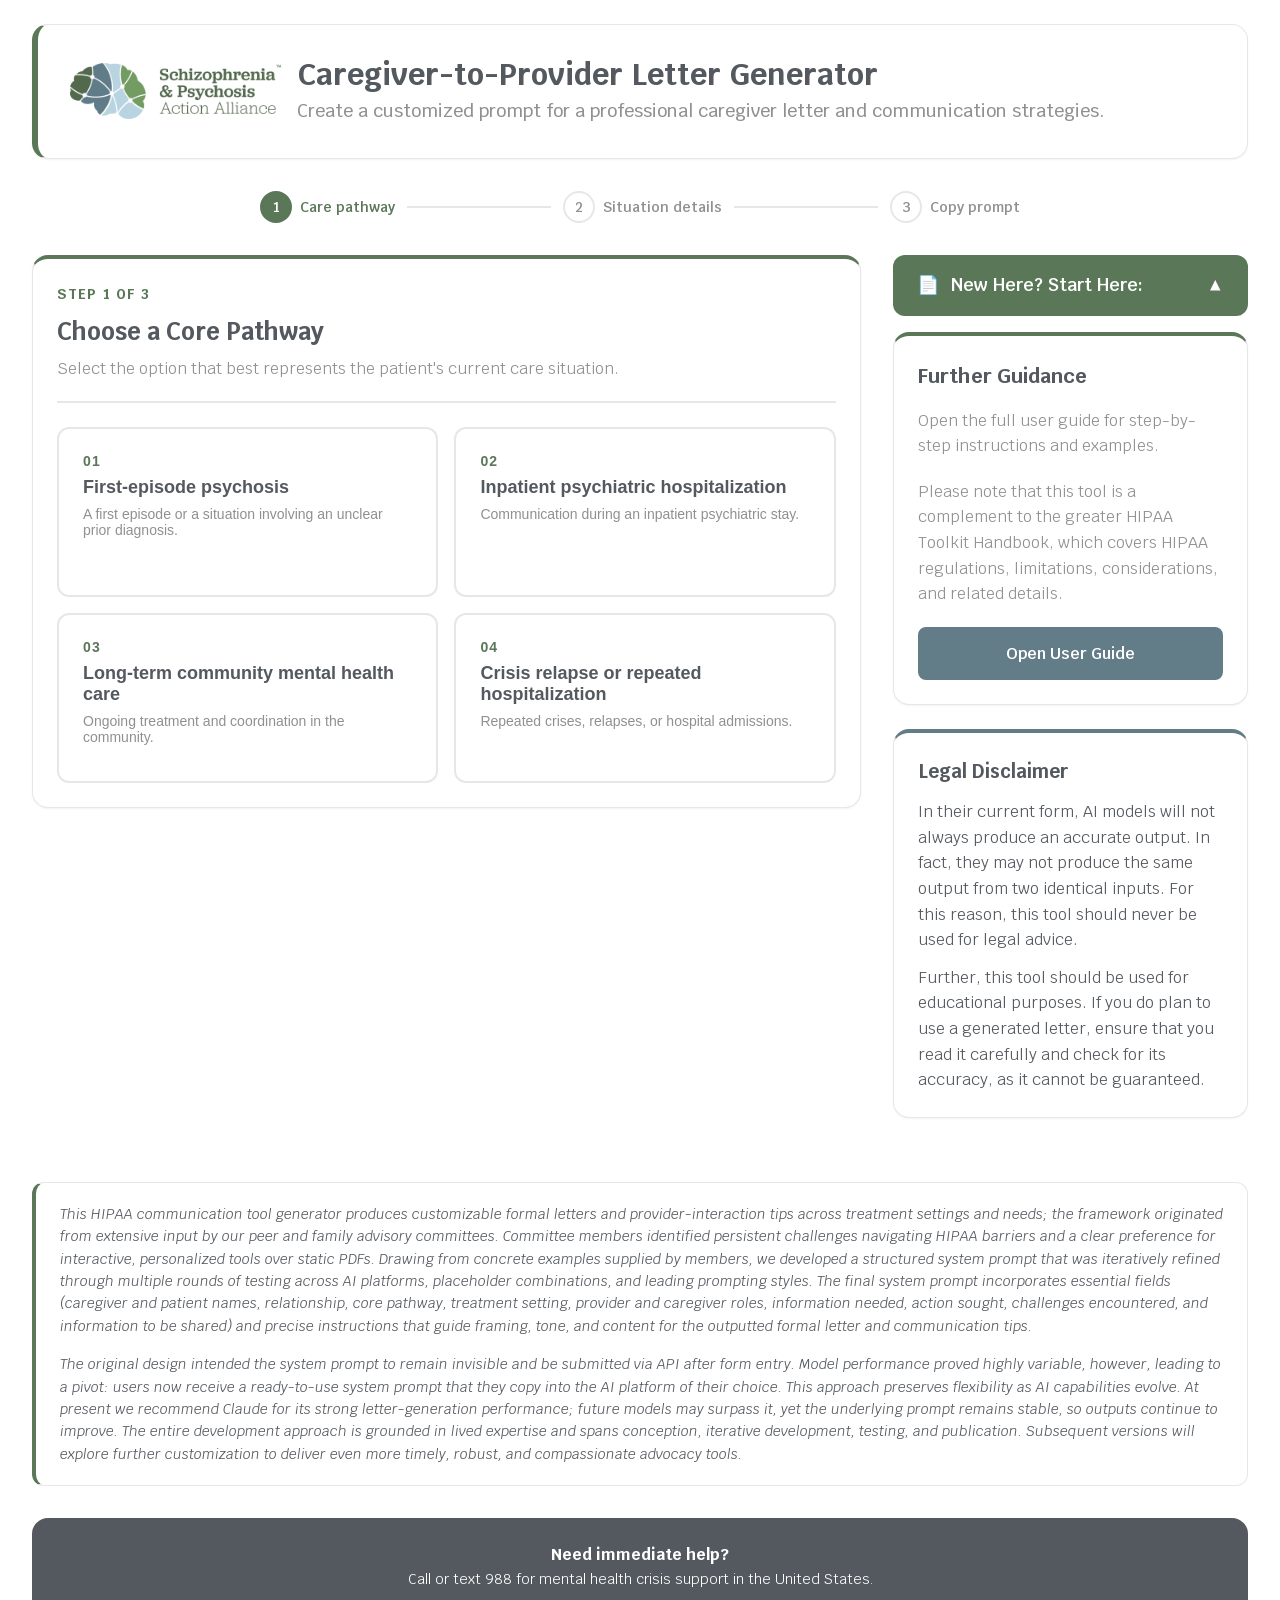
<file: index.html>
<!DOCTYPE html>
<html lang="en">
 <head>
  <meta charset="utf-8"/>
  <meta content="width=device-width, initial-scale=1.0" name="viewport"/>
  <title>
   Caregiver-to-Provider Letter Generator | S&amp;PAA
  </title>
  <meta content="Build a customized system prompt for caregiver letters and provider communication tips." name="description"/>
  <link href="https://fonts.googleapis.com" rel="preconnect"/>
  <link crossorigin="" href="https://fonts.gstatic.com" rel="preconnect"/>
  <link href="https://fonts.googleapis.com/css2?family=Krub:wght@300;400;600;700&amp;family=Rocket&amp;display=swap" rel="stylesheet"/>
  <link href="styles.css" rel="stylesheet"/>
  <script defer="" src="behavior.js">
  </script>
 </head>
 <body>
  <div class="container">
   <header>
    <div class="header-content">
     <div class="logo-section">
      <img alt="Schizophrenia &amp; Psychosis Action Alliance logo" class="logo-image" src="assets/spaa-logo.png"/>
      <div class="logo-text">
       <h1>
        Caregiver-to-Provider Letter Generator
       </h1>
       <p>
        Create a customized prompt for a professional caregiver letter and communication strategies.
       </p>
      </div>
     </div>
    </div>
   </header>
   <main>
    <nav aria-label="Prompt builder progress" class="progress-bar">
     <div class="progress-step active" id="progress1">
      <span>
       1
      </span>
      <span class="progress-label">
       Care pathway
      </span>
     </div>
     <div class="progress-line">
     </div>
     <div class="progress-step" id="progress2">
      <span>
       2
      </span>
      <span class="progress-label">
       Situation details
      </span>
     </div>
     <div class="progress-line">
     </div>
     <div class="progress-step" id="progress3">
      <span>
       3
      </span>
      <span class="progress-label">
       Copy prompt
      </span>
     </div>
    </nav>
    <section class="layout-grid">
     <div class="left-column">
      <section class="section-card builder-card" id="screen1">
       <div class="section-header">
        <p class="step-kicker">
         Step 1 of 3
        </p>
        <h2>
         Choose a Core Pathway
        </h2>
        <p>
         Select the option that best represents the patient's current care situation.
        </p>
       </div>
       <div class="pathway-grid">
        <button class="pathway-card" data-pathway="First-episode psychosis (possibly unclear prior diagnosis)" type="button">
         <span class="pathway-number">
          01
         </span>
         <span class="pathway-title">
          First-episode psychosis
         </span>
         <span class="pathway-description">
          A first episode or a situation involving an unclear prior diagnosis.
         </span>
        </button>
        <button class="pathway-card" data-pathway="Inpatient psychiatric hospitalization" type="button">
         <span class="pathway-number">
          02
         </span>
         <span class="pathway-title">
          Inpatient psychiatric hospitalization
         </span>
         <span class="pathway-description">
          Communication during an inpatient psychiatric stay.
         </span>
        </button>
        <button class="pathway-card" data-pathway="Long-term community mental health care" type="button">
         <span class="pathway-number">
          03
         </span>
         <span class="pathway-title">
          Long-term community mental health care
         </span>
         <span class="pathway-description">
          Ongoing treatment and coordination in the community.
         </span>
        </button>
        <button class="pathway-card" data-pathway="Crisis relapse or repeated hospitalization" type="button">
         <span class="pathway-number">
          04
         </span>
         <span class="pathway-title">
          Crisis relapse or repeated hospitalization
         </span>
         <span class="pathway-description">
          Repeated crises, relapses, or hospital admissions.
         </span>
        </button>
       </div>
      </section>
      <section class="section-card builder-card" hidden="" id="screen2">
       <div class="section-header">
        <p class="step-kicker">
         Step 2 of 3
        </p>
        <h2>
         Explain the Situation
        </h2>
        <p>
         Select all options that apply and be sure to choose the most pressing issues being faced at the moment. Optional fields may be left blank. Please note that selecting too many options may result in a letter that doesn't focus on the most pressing concerns at the moment.
        </p>
       </div>
       <div class="selected-pathway-banner">
        <strong>
         Selected pathway:
        </strong>
        <span id="pathwayText">
        </span>
       </div>
       <form id="promptForm">
        <fieldset class="form-group-card">
         <legend>
          Treatment Setting
         </legend>
         <p class="group-help">
          Select every setting involved in the current situation.
         </p>
         <div class="checkbox-grid">
          <label class="choice-card">
           <input class="setting" type="checkbox" value="Primary care clinic"/>
           <span>
            Primary care clinic
           </span>
          </label>
          <label class="choice-card">
           <input class="setting" type="checkbox" value="Emergency department"/>
           <span>
            Emergency department
           </span>
          </label>
          <label class="choice-card">
           <input class="setting" type="checkbox" value="Outpatient psychiatric clinic"/>
           <span>
            Outpatient psychiatric clinic
           </span>
          </label>
          <label class="choice-card">
           <input class="setting" type="checkbox" value="Coordinated specialty care"/>
           <span>
            Coordinated specialty care
           </span>
          </label>
          <label class="choice-card">
           <input class="setting" type="checkbox" value="Inpatient unit"/>
           <span>
            Inpatient unit
           </span>
          </label>
          <label class="choice-card">
           <input class="setting" type="checkbox" value="Discharge planning"/>
           <span>
            Discharge planning
           </span>
          </label>
          <label class="choice-card">
           <input class="setting" type="checkbox" value="Community mental health clinic"/>
           <span>
            Community mental health clinic
           </span>
          </label>
          <label class="choice-card">
           <input class="setting" type="checkbox" value="Residential/home-based treatment"/>
           <span>
            Residential or home-based treatment
           </span>
          </label>
          <label class="choice-card">
           <input class="setting" type="checkbox" value="Mobile crisis unit"/>
           <span>
            Mobile crisis unit
           </span>
          </label>
          <label class="choice-card">
           <input class="setting" type="checkbox" value="Crisis stabilization unit"/>
           <span>
            Crisis stabilization unit
           </span>
          </label>
         </div>
         <div class="field-group">
          <label for="customSetting">
           Other treatment setting if not listed above
           <span class="optional">
            (optional)
           </span>
          </label>
          <input id="customSetting" placeholder="Enter another treatment setting" type="text"/>
         </div>
        </fieldset>
        <fieldset class="form-group-card">
         <legend>
          Patient, Caregiver, and Roles
         </legend>
         <p class="group-help">
          Enter the names and roles that should be included in the prompt. 
         </p>
         <div class="form-grid">
          <div class="field-group">
           <label for="caregiverName">
            Caregiver name
           </label>
           <input id="caregiverName" placeholder="Enter caregiver name" type="text"/>
          </div>
          <div class="field-group">
           <label for="patientName">
            Patient name
           </label>
           <input id="patientName" placeholder="Enter patient name" type="text"/>
          </div>
          <div class="field-group">
           <label for="caregiverRole">
            Caregiver role
           </label>
           <select id="caregiverRole">
            <option>
             Family member
            </option>
            <option>
             Legal guardian
            </option>
            <option>
             Primary caregiver
            </option>
            <option>
             Spouse
            </option>
            <option>
             Parent
            </option>
            <option>
             Sibling
            </option>
            <option>
             Adult child
            </option>
            <option>
             Other
            </option>
           </select>
          </div>
          <div class="field-group">
           <label for="relationshipToPatient">
            Details on relationship to patient
           </label>
           <input id="relationshipToPatient" placeholder="For example: mother, spouse, sibling" type="text"/>
          </div>
          <div class="field-group">
           <label for="customRole">
            Other caregiver role if not listed
            <span class="optional">
             (optional)
            </span>
           </label>
           <input id="customRole" placeholder="Enter another caregiver role" type="text"/>
          </div>
          <div class="field-group">
           <label for="providerRole">
            Healthcare provider addressed in letter
           </label>
           <select id="providerRole">
            <option>
             Primary care physician
            </option>
            <option>
             Emergency physician
            </option>
            <option>
             Psychiatrist
            </option>
            <option>
             Clinical psychologist
            </option>
            <option>
             Therapist
            </option>
            <option>
             Case manager
            </option>
            <option>
             Social worker
            </option>
            <option>
             Discharge planner
            </option>
            <option>
             Other
            </option>
           </select>
          </div>
          <div class="field-group">
           <label for="customProvider">
            Provider role if not listed
            <span class="optional">
             (optional)
            </span>
           </label>
           <input id="customProvider" placeholder="Enter another provider role" type="text"/>
          </div>
         </div>
        </fieldset>
        <fieldset class="form-group-card">
         <legend>
          Current Needs and Challenges
         </legend>
         <p class="group-help">
          Choose everything that applies to the situation. Think about information that either must be provided or must be trying to get from the treatment team.
         </p>
         <div class="subsection">
          <h3>
           Information Needed For Provider
          </h3>
          <div class="checkbox-grid compact">
           <label class="choice-card">
            <input class="need" type="checkbox" value="Symptoms"/>
            <span>
             Symptoms
            </span>
           </label>
           <label class="choice-card">
            <input class="need" type="checkbox" value="Recent behavior changes"/>
            <span>
             Recent behavior changes
            </span>
           </label>
           <label class="choice-card">
            <input class="need" type="checkbox" value="Observations from home"/>
            <span>
             Observations from home
            </span>
           </label>
           <label class="choice-card">
            <input class="need" type="checkbox" value="Side effects"/>
            <span>
             Side effects
            </span>
           </label>
           <label class="choice-card">
            <input class="need" type="checkbox" value="Medication history"/>
            <span>
             Medication history
            </span>
           </label>
           <label class="choice-card">
            <input class="need" type="checkbox" value="Previous diagnosis details"/>
            <span>
             Previous diagnosis details
            </span>
           </label>
           <label class="choice-card">
            <input class="need" type="checkbox" value="Current clinical needs"/>
            <span>
             Current clinical needs
            </span>
           </label>
          </div>
          <div class="field-group">
           <label for="customNeed">
            Other information needed
            <span class="optional">
             (optional)
            </span>
           </label>
           <input id="customNeed" placeholder="Enter another information need" type="text"/>
          </div>
         </div>
         <div class="subsection">
          <h3>
           Actions Sought With Providers
          </h3>
          <div class="checkbox-grid compact">
           <label class="choice-card">
            <input class="action" type="checkbox" value="Discharge planning support"/>
            <span>
             Discharge planning support
            </span>
           </label>
           <label class="choice-card">
            <input class="action" type="checkbox" value="Advocacy for treatment adjustments"/>
            <span>
             Advocacy for treatment adjustments
            </span>
           </label>
           <label class="choice-card">
            <input class="action" type="checkbox" value="Planning needs based on symptom changes"/>
            <span>
             Planning based on symptom changes
            </span>
           </label>
           <label class="choice-card">
            <input class="action" type="checkbox" value="Coordination between providers"/>
            <span>
             Coordination between providers
            </span>
           </label>
           <label class="choice-card">
            <input class="action" type="checkbox" value="Coordination between facilities"/>
            <span>
             Coordination between facilities
            </span>
           </label>
           <label class="choice-card">
            <input class="action" type="checkbox" value="Safety planning"/>
            <span>
             Safety planning
            </span>
           </label>
          </div>
          <div class="field-group">
           <label for="customAction">
            Other action sought
            <span class="optional">
             (optional)
            </span>
           </label>
           <input id="customAction" placeholder="Enter another action" type="text"/>
          </div>
         </div>
         <div class="subsection">
          <h3>
           Current Challenges with Loved One
          </h3>
          <div class="checkbox-grid compact">
           <label class="choice-card">
            <input class="challenge" type="checkbox" value="Limited communication"/>
            <span>
             Limited communication
            </span>
           </label>
           <label class="choice-card">
            <input class="challenge" type="checkbox" value="Provider reluctance to share information"/>
            <span>
             Provider reluctance to share information
            </span>
           </label>
           <label class="choice-card">
            <input class="challenge" type="checkbox" value="Patient incapacity / anosognosia"/>
            <span>
             Patient incapacity or anosognosia
            </span>
           </label>
           <label class="choice-card">
            <input class="challenge" type="checkbox" value="Repeated crises"/>
            <span>
             Repeated crises
            </span>
           </label>
           <label class="choice-card">
            <input class="challenge" type="checkbox" value="Gaps in follow-up care"/>
            <span>
             Gaps in follow-up care
            </span>
           </label>
          </div>
          <div class="field-group">
           <label for="customChallenge">
            Other challenge
            <span class="optional">
             (optional)
            </span>
           </label>
           <input id="customChallenge" placeholder="Enter another challenge" type="text"/>
          </div>
         </div>
        </fieldset>
        <fieldset class="form-group-card">
         <legend>
          Information to Share with Providers
         </legend>
         <p class="group-help">
          Select information the caregiver wants the provider to consider.
         </p>
         <div class="checkbox-grid compact">
          <label class="choice-card">
           <input class="share" type="checkbox" value="Caregiver observations"/>
           <span>
            Caregiver observations
           </span>
          </label>
          <label class="choice-card">
           <input class="share" type="checkbox" value="Medication adherence notes"/>
           <span>
            Medication adherence notes
           </span>
          </label>
          <label class="choice-card">
           <input class="share" type="checkbox" value="Safety concerns"/>
           <span>
            Safety concerns
           </span>
          </label>
          <label class="choice-card">
           <input class="share" type="checkbox" value="Family support capacity"/>
           <span>
            Family support capacity
           </span>
          </label>
         </div>
         <div class="field-group">
          <label for="customShare">
           Other information to share
           <span class="optional">
            (optional)
           </span>
          </label>
          <input id="customShare" placeholder="Enter other information the caregiver wants to share" type="text"/>
         </div>
        </fieldset>
        <div class="form-actions">
         <button class="btn-outline" id="backButton" type="button">
          Back
         </button>
         <button class="btn-primary" type="submit">
          Create System Prompt
         </button>
        </div>
       </form>
      </section>
      <section class="section-card builder-card" hidden="" id="screen3">
       <div class="section-header">
        <p class="step-kicker">
         Step 3 of 3
        </p>
        <h2>
         Your System Prompt Is Ready - This is Not Legal Advice
        </h2>
        <p>
         Review the completed prompt, then scroll to the bottom. Click "Copy System Prompt", then click "Open Claude" and paste the result in. <br> Please note that different state laws could impact some in certain states in addition to HIPAA's national standards - please refer to the HIPAA handbook tool for more details.
        </p>
        <p>
         <br>Consider pasting the output into a document editor so you can customize as needed.
         <br>Note that this letter should act as a starting point and a useful reference.
         If you want to explore different AI models, look at step 4 of the user guide.
        </a>  
        </p>
       </div>
       <div aria-live="polite" class="status-message" id="copyStatus">
        All placeholders have been replaced with the information from the form.
       </div>
       <div class="field-group prompt-field">
        <label for="systemPrompt">
         Completed system prompt
        </label>
        <div aria-label="Completed system prompt" aria-multiline="true" class="prompt-output" contenteditable="true" id="systemPrompt" role="textbox" spellcheck="false">
        </div>
       </div>
       <div class="form-actions output-actions">
        <button class="btn-outline" id="editAnswersButton" type="button">
         Edit Answers
        </button>
        <button class="btn-primary" id="copyPromptButton" type="button">
         Copy System Prompt
        </button>
        <button class="btn-secondary" id="openClaudeButton" type="button">
         Open Claude
        </button>
       </div>
      </section>
     </div>
     <aside class="right-column">
      <div class="instructions-wrap-side">
       <button aria-controls="instructionsContent" aria-expanded="true" class="instructions-toggle" id="instructionsToggle" type="button">
        <span aria-hidden="true" class="instructions-icon">
         📄
        </span>
        <span class="instructions-label">
         New Here? Start Here:
        </span>
        <span aria-hidden="true" class="instructions-chevron">
         ▼
        </span>
       </button>
       <div class="instructions-content" id="instructionsContent">
        <section class="section-card guide-card user-guide-card">
         <h3>
          Further Guidance
         </h3>
         <p>
          Open the full user guide for step-by-step instructions and examples.
         </p>
         <p>
          Please note that this tool is a complement to the greater HIPAA Toolkit Handbook,
          which covers HIPAA regulations, limitations, considerations, and related details.
         </p>
         <a class="btn-primary user-guide-button" href="tutorial.html">
          Open User Guide
         </a>
        </section>
        <section class="section-card legal-disclaimer-card">
         <h3>
          Legal Disclaimer
         </h3>
         <p>
          In their current form, AI models will not always produce an accurate output. In fact, they may not produce the same output from two identical inputs. For this reason, this tool should never be used for legal advice.
         </p>
         <p>
          Further, this tool should be used for educational purposes. If you do plan to use a generated letter, ensure that you read it carefully and check for its accuracy, as it cannot be guaranteed.
         </p>
        </section>
       </div>
      </div>
     </aside>
    </section>
   </main>
   <section aria-label="Methodology statement" class="methodology-statement">
    <p><em>This HIPAA communication tool generator produces customizable formal letters and provider-interaction tips across treatment settings and needs; the framework originated from extensive input by our peer and family advisory committees. Committee members identified persistent challenges navigating HIPAA barriers and a clear preference for interactive, personalized tools over static PDFs. Drawing from concrete examples supplied by members, we developed a structured system prompt that was iteratively refined through multiple rounds of testing across AI platforms, placeholder combinations, and leading prompting styles. The final system prompt incorporates essential fields (caregiver and patient names, relationship, core pathway, treatment setting, provider and caregiver roles, information needed, action sought, challenges encountered, and information to be shared) and precise instructions that guide framing, tone, and content for the outputted formal letter and communication tips.</em></p>
    <p><em>The original design intended the system prompt to remain invisible and be submitted via API after form entry. Model performance proved highly variable, however, leading to a pivot: users now receive a ready-to-use system prompt that they copy into the AI platform of their choice. This approach preserves flexibility as AI capabilities evolve. At present we recommend Claude for its strong letter-generation performance; future models may surpass it, yet the underlying prompt remains stable, so outputs continue to improve. The entire development approach is grounded in lived expertise and spans conception, iterative development, testing, and publication. Subsequent versions will explore further customization to deliver even more timely, robust, and compassionate advocacy tools.</em></p>
   </section>
   <footer class="footer">
    <div class="footer-988">
     <p>
      <strong>
       Need immediate help?
      </strong>
     </p>
     <p>
      Call or text 988 for mental health crisis support in the United States.
     </p>
    </div>
   </footer>
  </div>
 </body>
</html>
</file>
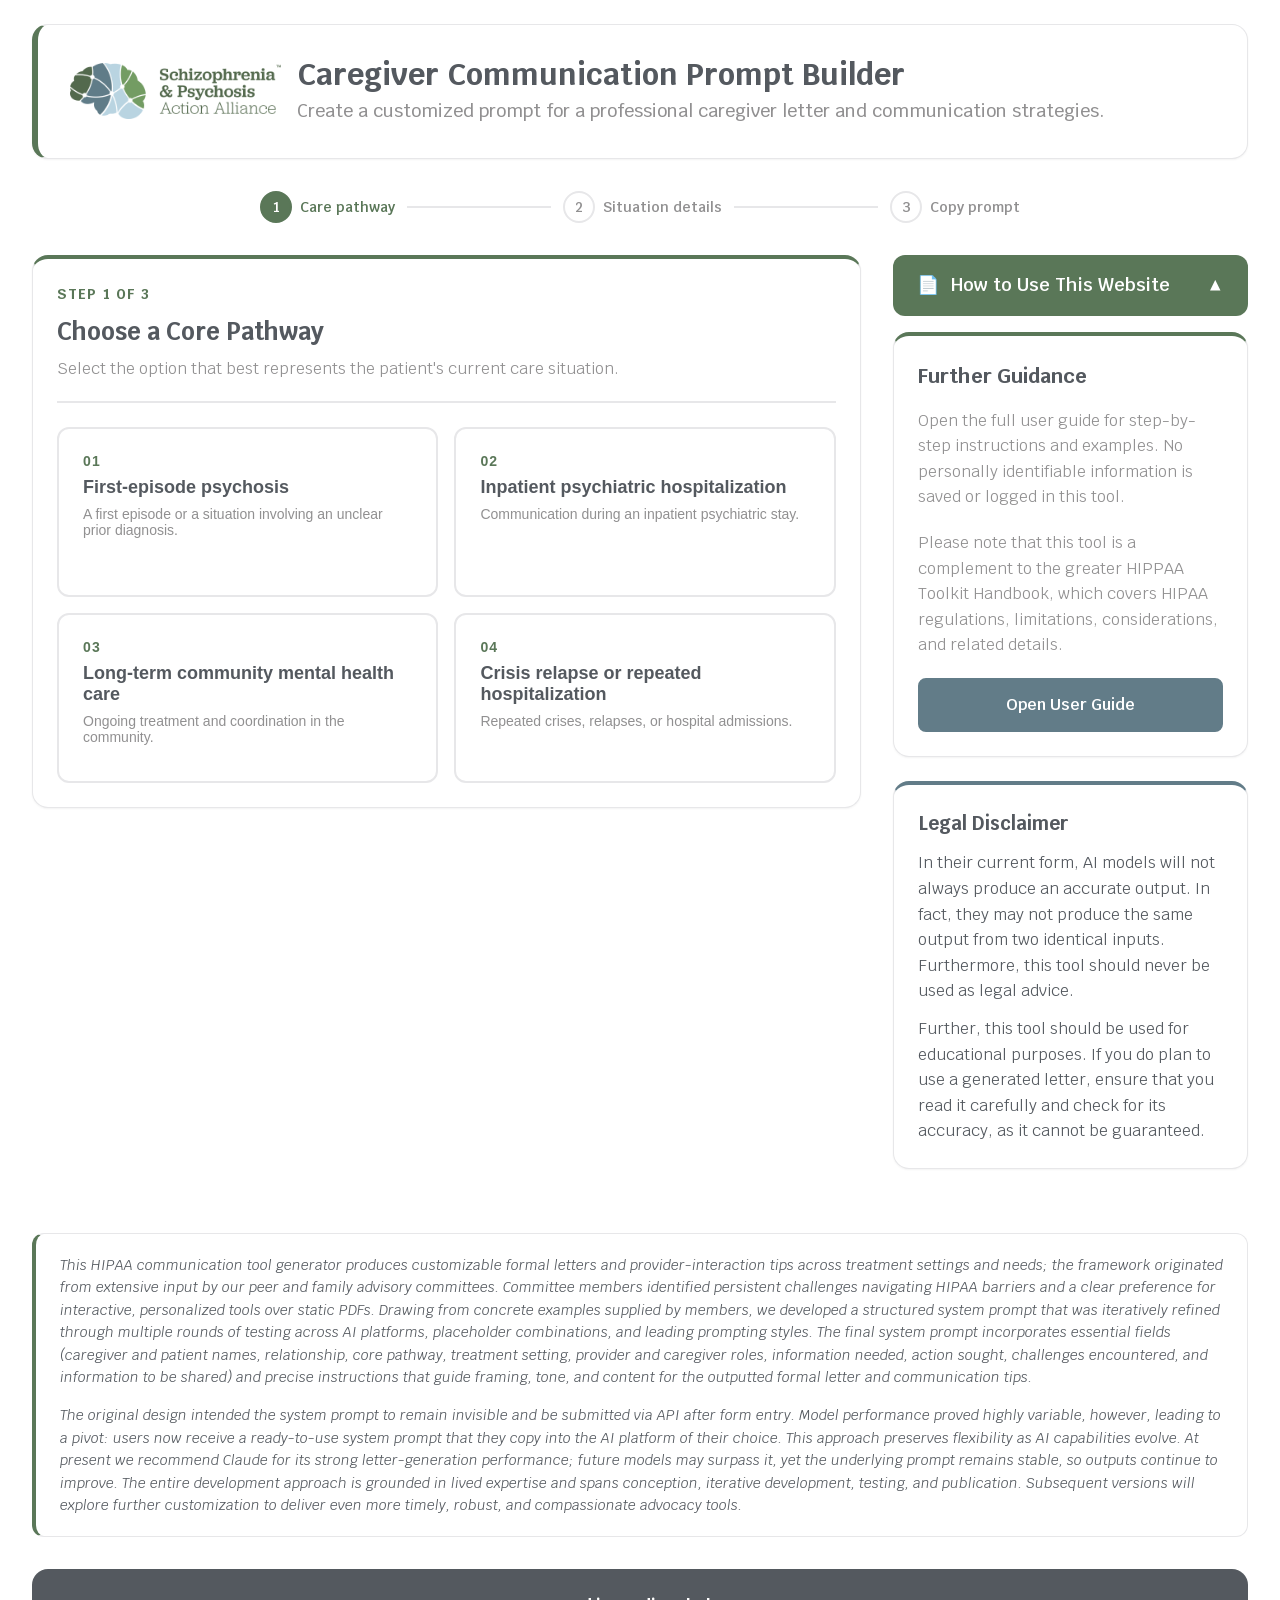
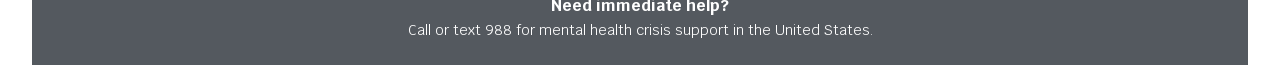
<file: 2026-08-18_index_OLD.html>
<!DOCTYPE html>
<html lang="en">
 <head>
  <meta charset="utf-8"/>
  <meta content="width=device-width, initial-scale=1.0" name="viewport"/>
  <title>
   Caregiver Communication Prompt Builder | S&amp;PAA
  </title>
  <meta content="Build a customized system prompt for caregiver letters and provider communication tips." name="description"/>
  <link href="https://fonts.googleapis.com" rel="preconnect"/>
  <link crossorigin="" href="https://fonts.gstatic.com" rel="preconnect"/>
  <link href="https://fonts.googleapis.com/css2?family=Krub:wght@300;400;600;700&amp;family=Rocket&amp;display=swap" rel="stylesheet"/>
  <link href="styles.css" rel="stylesheet"/>
  <script defer="" src="behavior.js">
  </script>
 </head>
 <body>
  <div class="container">
   <header>
    <div class="header-content">
     <div class="logo-section">
      <img alt="Schizophrenia &amp; Psychosis Action Alliance logo" class="logo-image" src="assets/spaa-logo.png"/>
      <div class="logo-text">
       <h1>
        Caregiver Communication Prompt Builder
       </h1>
       <p>
        Create a customized prompt for a professional caregiver letter and communication strategies.
       </p>
      </div>
     </div>
    </div>
   </header>
   <main>
    <nav aria-label="Prompt builder progress" class="progress-bar">
     <div class="progress-step active" id="progress1">
      <span>
       1
      </span>
      <span class="progress-label">
       Care pathway
      </span>
     </div>
     <div class="progress-line">
     </div>
     <div class="progress-step" id="progress2">
      <span>
       2
      </span>
      <span class="progress-label">
       Situation details
      </span>
     </div>
     <div class="progress-line">
     </div>
     <div class="progress-step" id="progress3">
      <span>
       3
      </span>
      <span class="progress-label">
       Copy prompt
      </span>
     </div>
    </nav>
    <section class="layout-grid">
     <div class="left-column">
      <section class="section-card builder-card" id="screen1">
       <div class="section-header">
        <p class="step-kicker">
         Step 1 of 3
        </p>
        <h2>
         Choose a Core Pathway
        </h2>
        <p>
         Select the option that best represents the patient's current care situation.
        </p>
       </div>
       <div class="pathway-grid">
        <button class="pathway-card" data-pathway="First-episode psychosis (possibly unclear prior diagnosis)" type="button">
         <span class="pathway-number">
          01
         </span>
         <span class="pathway-title">
          First-episode psychosis
         </span>
         <span class="pathway-description">
          A first episode or a situation involving an unclear prior diagnosis.
         </span>
        </button>
        <button class="pathway-card" data-pathway="Inpatient psychiatric hospitalization" type="button">
         <span class="pathway-number">
          02
         </span>
         <span class="pathway-title">
          Inpatient psychiatric hospitalization
         </span>
         <span class="pathway-description">
          Communication during an inpatient psychiatric stay.
         </span>
        </button>
        <button class="pathway-card" data-pathway="Long-term community mental health care" type="button">
         <span class="pathway-number">
          03
         </span>
         <span class="pathway-title">
          Long-term community mental health care
         </span>
         <span class="pathway-description">
          Ongoing treatment and coordination in the community.
         </span>
        </button>
        <button class="pathway-card" data-pathway="Crisis relapse or repeated hospitalization" type="button">
         <span class="pathway-number">
          04
         </span>
         <span class="pathway-title">
          Crisis relapse or repeated hospitalization
         </span>
         <span class="pathway-description">
          Repeated crises, relapses, or hospital admissions.
         </span>
        </button>
       </div>
      </section>
      <section class="section-card builder-card" hidden="" id="screen2">
       <div class="section-header">
        <p class="step-kicker">
         Step 2 of 3
        </p>
        <h2>
         Explain the Situation
        </h2>
        <p>
         Select all options that apply. Optional fields may be left blank. No personally identifiable information is saved or logged in this tool.
        </p>
        <p>
         When entering specific information of a loved one, always make sure to see if doing so would be in their best interest.
        </p>
       </div>
       <div class="selected-pathway-banner">
        <strong>
         Selected pathway:
        </strong>
        <span id="pathwayText">
        </span>
       </div>
       <form id="promptForm">
        <fieldset class="form-group-card">
         <legend>
          Treatment Setting
         </legend>
         <p class="group-help">
          Select every setting involved in the current situation.
         </p>
         <div class="checkbox-grid">
          <label class="choice-card">
           <input class="setting" type="checkbox" value="Primary care clinic"/>
           <span>
            Primary care clinic
           </span>
          </label>
          <label class="choice-card">
           <input class="setting" type="checkbox" value="Emergency department"/>
           <span>
            Emergency department
           </span>
          </label>
          <label class="choice-card">
           <input class="setting" type="checkbox" value="Outpatient psychiatric clinic"/>
           <span>
            Outpatient psychiatric clinic
           </span>
          </label>
          <label class="choice-card">
           <input class="setting" type="checkbox" value="Coordinated specialty care"/>
           <span>
            Coordinated specialty care
           </span>
          </label>
          <label class="choice-card">
           <input class="setting" type="checkbox" value="Inpatient unit"/>
           <span>
            Inpatient unit
           </span>
          </label>
          <label class="choice-card">
           <input class="setting" type="checkbox" value="Discharge planning"/>
           <span>
            Discharge planning
           </span>
          </label>
          <label class="choice-card">
           <input class="setting" type="checkbox" value="Community mental health clinic"/>
           <span>
            Community mental health clinic
           </span>
          </label>
          <label class="choice-card">
           <input class="setting" type="checkbox" value="Residential/home-based treatment"/>
           <span>
            Residential or home-based treatment
           </span>
          </label>
          <label class="choice-card">
           <input class="setting" type="checkbox" value="Mobile crisis unit"/>
           <span>
            Mobile crisis unit
           </span>
          </label>
          <label class="choice-card">
           <input class="setting" type="checkbox" value="Crisis stabilization unit"/>
           <span>
            Crisis stabilization unit
           </span>
          </label>
         </div>
         <div class="field-group">
          <label for="customSetting">
           Other treatment setting
           <span class="optional">
            (optional)
           </span>
          </label>
          <input id="customSetting" placeholder="Enter another treatment setting" type="text"/>
         </div>
        </fieldset>
        <fieldset class="form-group-card">
         <legend>
          Patient, Caregiver, and Roles
         </legend>
         <p class="group-help">
          Enter the names and roles that should be included in the prompt.
         </p>
         <div class="form-grid">
          <div class="field-group">
           <label for="caregiverName">
            Caregiver name
           </label>
           <input id="caregiverName" placeholder="Enter caregiver name" type="text"/>
          </div>
          <div class="field-group">
           <label for="patientName">
            Patient name
           </label>
           <input id="patientName" placeholder="Enter patient name" type="text"/>
          </div>
          <div class="field-group">
           <label for="relationshipToPatient">
            Relationship to patient
           </label>
           <input id="relationshipToPatient" placeholder="For example: mother, spouse, sibling" type="text"/>
          </div>
          <div class="field-group">
           <label for="caregiverRole">
            Caregiver role
           </label>
           <select id="caregiverRole">
            <option>
             Family member
            </option>
            <option>
             Legal guardian
            </option>
            <option>
             Primary caregiver
            </option>
            <option>
             Spouse
            </option>
            <option>
             Parent
            </option>
            <option>
             Sibling
            </option>
            <option>
             Adult child
            </option>
            <option>
             Other
            </option>
           </select>
          </div>
          <div class="field-group">
           <label for="customRole">
            Other caregiver role
            <span class="optional">
             (optional)
            </span>
           </label>
           <input id="customRole" placeholder="Enter another caregiver role" type="text"/>
          </div>
          <div class="field-group">
           <label for="providerRole">
            Healthcare provider role
           </label>
           <select id="providerRole">
            <option>
             Primary care physician
            </option>
            <option>
             Emergency physician
            </option>
            <option>
             Psychiatrist
            </option>
            <option>
             Clinical psychologist
            </option>
            <option>
             Therapist
            </option>
            <option>
             Case manager
            </option>
            <option>
             Social worker
            </option>
            <option>
             Discharge planner
            </option>
            <option>
             Other
            </option>
           </select>
          </div>
          <div class="field-group">
           <label for="customProvider">
            Other provider role
            <span class="optional">
             (optional)
            </span>
           </label>
           <input id="customProvider" placeholder="Enter another provider role" type="text"/>
          </div>
         </div>
        </fieldset>
        <fieldset class="form-group-card">
         <legend>
          Current Needs and Challenges
         </legend>
         <p class="group-help">
          Choose everything that applies to the situation.
         </p>
         <div class="subsection">
          <h3>
           Information Needed
          </h3>
          <div class="checkbox-grid compact">
           <label class="choice-card">
            <input class="need" type="checkbox" value="Symptoms"/>
            <span>
             Symptoms
            </span>
           </label>
           <label class="choice-card">
            <input class="need" type="checkbox" value="Recent behavior changes"/>
            <span>
             Recent behavior changes
            </span>
           </label>
           <label class="choice-card">
            <input class="need" type="checkbox" value="Observations from home"/>
            <span>
             Observations from home
            </span>
           </label>
           <label class="choice-card">
            <input class="need" type="checkbox" value="Side effects"/>
            <span>
             Side effects
            </span>
           </label>
           <label class="choice-card">
            <input class="need" type="checkbox" value="Medication history"/>
            <span>
             Medication history
            </span>
           </label>
           <label class="choice-card">
            <input class="need" type="checkbox" value="Previous diagnosis details"/>
            <span>
             Previous diagnosis details
            </span>
           </label>
           <label class="choice-card">
            <input class="need" type="checkbox" value="Current clinical needs"/>
            <span>
             Current clinical needs
            </span>
           </label>
          </div>
          <div class="field-group">
           <label for="customNeed">
            Other information needed
            <span class="optional">
             (optional)
            </span>
           </label>
           <input id="customNeed" placeholder="Enter another information need" type="text"/>
          </div>
         </div>
         <div class="subsection">
          <h3>
           Actions Sought
          </h3>
          <div class="checkbox-grid compact">
           <label class="choice-card">
            <input class="action" type="checkbox" value="Discharge planning support"/>
            <span>
             Discharge planning support
            </span>
           </label>
           <label class="choice-card">
            <input class="action" type="checkbox" value="Advocacy for treatment adjustments"/>
            <span>
             Advocacy for treatment adjustments
            </span>
           </label>
           <label class="choice-card">
            <input class="action" type="checkbox" value="Planning needs based on symptom changes"/>
            <span>
             Planning based on symptom changes
            </span>
           </label>
           <label class="choice-card">
            <input class="action" type="checkbox" value="Coordination between providers"/>
            <span>
             Coordination between providers
            </span>
           </label>
           <label class="choice-card">
            <input class="action" type="checkbox" value="Coordination between facilities"/>
            <span>
             Coordination between facilities
            </span>
           </label>
           <label class="choice-card">
            <input class="action" type="checkbox" value="Safety planning"/>
            <span>
             Safety planning
            </span>
           </label>
          </div>
          <div class="field-group">
           <label for="customAction">
            Other action sought
            <span class="optional">
             (optional)
            </span>
           </label>
           <input id="customAction" placeholder="Enter another action" type="text"/>
          </div>
         </div>
         <div class="subsection">
          <h3>
           Current Challenges
          </h3>
          <div class="checkbox-grid compact">
           <label class="choice-card">
            <input class="challenge" type="checkbox" value="Limited communication"/>
            <span>
             Limited communication
            </span>
           </label>
           <label class="choice-card">
            <input class="challenge" type="checkbox" value="Provider reluctance to share information"/>
            <span>
             Provider reluctance to share information
            </span>
           </label>
           <label class="choice-card">
            <input class="challenge" type="checkbox" value="Patient incapacity / anosognosia"/>
            <span>
             Patient incapacity or anosognosia
            </span>
           </label>
           <label class="choice-card">
            <input class="challenge" type="checkbox" value="Repeated crises"/>
            <span>
             Repeated crises
            </span>
           </label>
           <label class="choice-card">
            <input class="challenge" type="checkbox" value="Gaps in follow-up care"/>
            <span>
             Gaps in follow-up care
            </span>
           </label>
          </div>
          <div class="field-group">
           <label for="customChallenge">
            Other challenge
            <span class="optional">
             (optional)
            </span>
           </label>
           <input id="customChallenge" placeholder="Enter another challenge" type="text"/>
          </div>
         </div>
        </fieldset>
        <fieldset class="form-group-card">
         <legend>
          Information to Share
         </legend>
         <p class="group-help">
          Select information the caregiver wants the provider to consider.
         </p>
         <div class="checkbox-grid compact">
          <label class="choice-card">
           <input class="share" type="checkbox" value="Caregiver observations"/>
           <span>
            Caregiver observations
           </span>
          </label>
          <label class="choice-card">
           <input class="share" type="checkbox" value="Medication adherence notes"/>
           <span>
            Medication adherence notes
           </span>
          </label>
          <label class="choice-card">
           <input class="share" type="checkbox" value="Safety concerns"/>
           <span>
            Safety concerns
           </span>
          </label>
          <label class="choice-card">
           <input class="share" type="checkbox" value="Family support capacity"/>
           <span>
            Family support capacity
           </span>
          </label>
         </div>
         <div class="field-group">
          <label for="customShare">
           Other information to share
           <span class="optional">
            (optional)
           </span>
          </label>
          <input id="customShare" placeholder="Enter other information the caregiver wants to share" type="text"/>
         </div>
        </fieldset>
        <div class="form-actions">
         <button class="btn-outline" id="backButton" type="button">
          Back
         </button>
         <button class="btn-primary" type="submit">
          Create System Prompt
         </button>
        </div>
       </form>
      </section>
      <section class="section-card builder-card" hidden="" id="screen3">
       <div class="section-header">
        <p class="step-kicker">
         Step 3 of 3
        </p>
        <h2>
         Your System Prompt Is Ready
        </h2>
        <p>
         Review the completed prompt, then scroll to the bottom. Click "Copy System Prompt", then click "Open Claude" and paste the result in.
        </p>
        <p>
         Consider pasting the output into a document editor so you can customize as needed.
         Note that this letter should act as a starting point and a useful reference.
         If you want to explore different AI models, look at step 4 of the user guide.
        </a>  
        </p>
       </div>
       <div aria-live="polite" class="status-message" id="copyStatus">
        All placeholders have been replaced with the information from the form.
       </div>
       <div class="field-group prompt-field">
        <label for="systemPrompt">
         Completed system prompt
        </label>
        <div aria-label="Completed system prompt" aria-multiline="true" class="prompt-output" contenteditable="true" id="systemPrompt" role="textbox" spellcheck="false">
        </div>
       </div>
       <div class="form-actions output-actions">
        <button class="btn-outline" id="editAnswersButton" type="button">
         Edit Answers
        </button>
        <button class="btn-secondary" id="openClaudeButton" type="button">
         Open Claude
        </button>
        <button class="btn-primary" id="copyPromptButton" type="button">
         Copy System Prompt
        </button>
       </div>
      </section>
     </div>
     <aside class="right-column">
      <div class="instructions-wrap-side">
       <button aria-controls="instructionsContent" aria-expanded="true" class="instructions-toggle" id="instructionsToggle" type="button">
        <span aria-hidden="true" class="instructions-icon">
         📄
        </span>
        <span class="instructions-label">
         How to Use This Website
        </span>
        <span aria-hidden="true" class="instructions-chevron">
         ▼
        </span>
       </button>
       <div class="instructions-content" id="instructionsContent">
        <section class="section-card guide-card user-guide-card">
         <h3>
          Further Guidance
         </h3>
         <p>
          Open the full user guide for step-by-step instructions and examples. No personally identifiable information is saved or logged in this tool.
         </p>
         <p>
          Please note that this tool is a complement to the greater HIPPAA Toolkit Handbook,
          which covers HIPAA regulations, limitations, considerations, and related details.
         </p>
         <a class="btn-primary user-guide-button" href="tutorial.html">
          Open User Guide
         </a>
        </section>
        <section class="section-card legal-disclaimer-card">
         <h3>
          Legal Disclaimer
         </h3>
         <p>
          In their current form, AI models will not always produce an accurate output. In fact, they may not produce the same output from two identical inputs. Furthermore, this tool should never be used as legal advice.
         </p>
         <p>
          Further, this tool should be used for educational purposes. If you do plan to use a generated letter, ensure that you read it carefully and check for its accuracy, as it cannot be guaranteed.
         </p>
        </section>
       </div>
      </div>
     </aside>
    </section>
   </main>
   <section aria-label="Methodology statement" class="methodology-statement">
    <p><em>This HIPAA communication tool generator produces customizable formal letters and provider-interaction tips across treatment settings and needs; the framework originated from extensive input by our peer and family advisory committees. Committee members identified persistent challenges navigating HIPAA barriers and a clear preference for interactive, personalized tools over static PDFs. Drawing from concrete examples supplied by members, we developed a structured system prompt that was iteratively refined through multiple rounds of testing across AI platforms, placeholder combinations, and leading prompting styles. The final system prompt incorporates essential fields (caregiver and patient names, relationship, core pathway, treatment setting, provider and caregiver roles, information needed, action sought, challenges encountered, and information to be shared) and precise instructions that guide framing, tone, and content for the outputted formal letter and communication tips.</em></p>
    <p><em>The original design intended the system prompt to remain invisible and be submitted via API after form entry. Model performance proved highly variable, however, leading to a pivot: users now receive a ready-to-use system prompt that they copy into the AI platform of their choice. This approach preserves flexibility as AI capabilities evolve. At present we recommend Claude for its strong letter-generation performance; future models may surpass it, yet the underlying prompt remains stable, so outputs continue to improve. The entire development approach is grounded in lived expertise and spans conception, iterative development, testing, and publication. Subsequent versions will explore further customization to deliver even more timely, robust, and compassionate advocacy tools.</em></p>
   </section>
   <footer class="footer">
    <div class="footer-988">
     <p>
      <strong>
       Need immediate help?
      </strong>
     </p>
     <p>
      Call or text 988 for mental health crisis support in the United States.
     </p>
    </div>
   </footer>
  </div>
 </body>
</html>
</file>
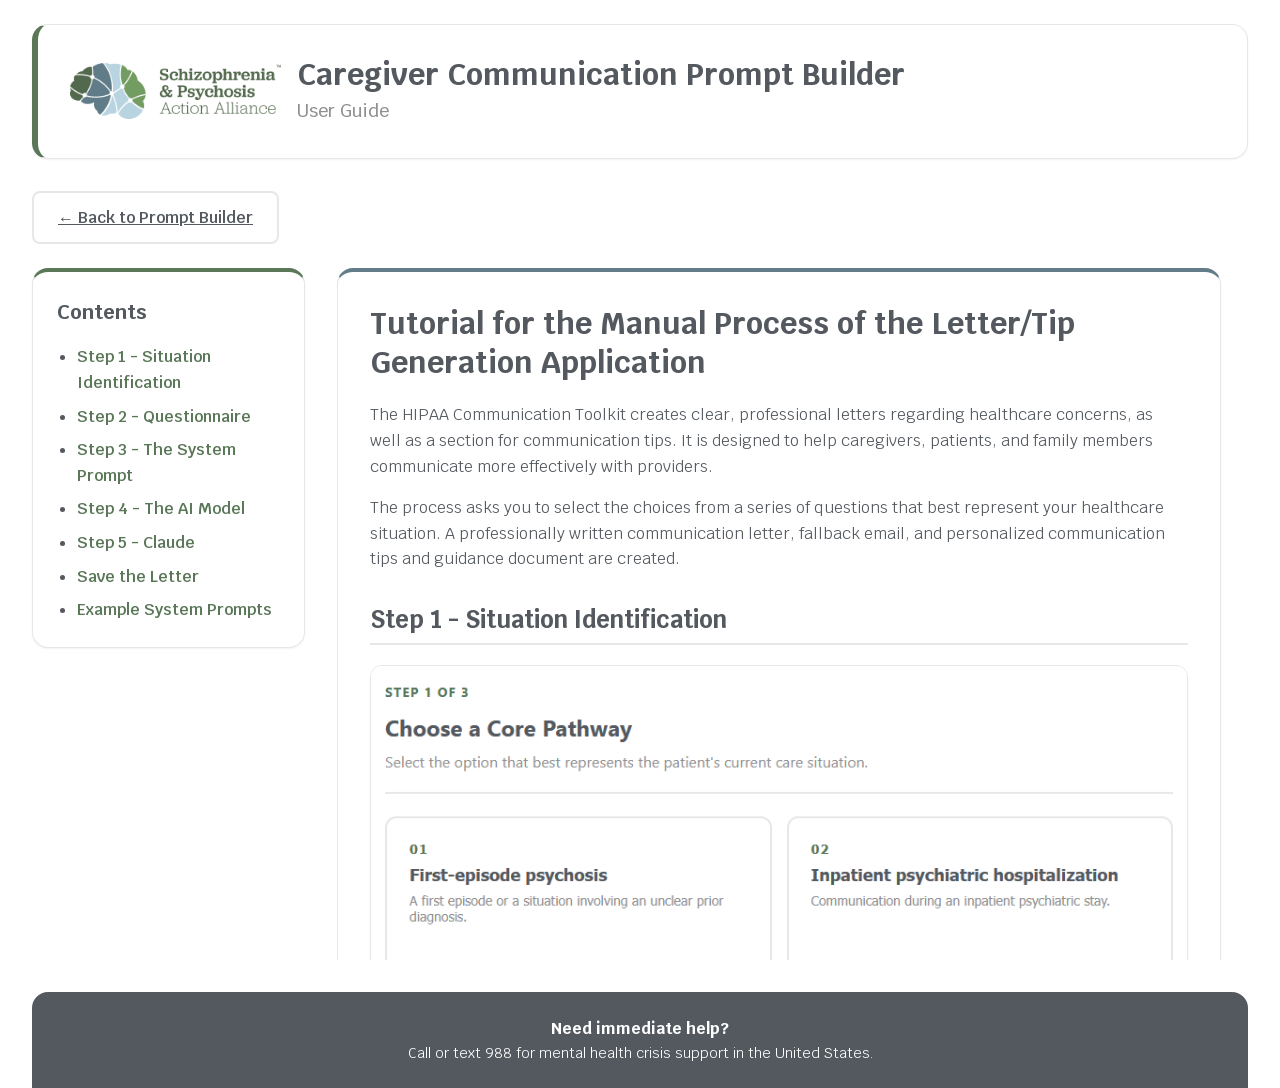
<file: 2026-08-18_tutorial_OLD.html>
<!DOCTYPE html>

<html lang="en">
<head>
<meta charset="utf-8"/>
<meta content="width=device-width, initial-scale=1.0" name="viewport"/>
<title>
   User Guide | S&amp;PAA Caregiver Communication Prompt Builder
  </title>
<meta content="Step-by-step user guide for the S&amp;PAA Caregiver Communication Prompt Builder." name="description"/>
<link href="https://fonts.googleapis.com" rel="preconnect"/>
<link crossorigin="" href="https://fonts.gstatic.com" rel="preconnect"/>
<link href="https://fonts.googleapis.com/css2?family=Krub:wght@300;400;600;700&amp;family=Rocket&amp;display=swap" rel="stylesheet"/>
<link href="styles.css" rel="stylesheet"/>
<style>
   .example-input-card {
    margin: var(--space-5) var(--space-4);
    padding: var(--space-5);
    background: var(--white);
    border: 1px solid var(--light-gray);
    border-left: 4px solid var(--slate-blue);
    border-radius: var(--radius-lg);
    box-shadow: var(--shadow-sm);
   }

   .example-input-card h3 {
    margin-bottom: var(--space-2);
    color: var(--charcoal);
    font-size: var(--font-size-lg);
   }

   .example-input-card p {
    margin-bottom: var(--space-4);
    color: var(--charcoal);
   }

   .example-input-list {
    display: grid;
    grid-template-columns: repeat(2, minmax(0, 1fr));
    gap: var(--space-2) var(--space-5);
    padding: 0;
    list-style: none;
   }

   .example-input-list li {
    padding: var(--space-2) 0;
    border-bottom: 1px solid var(--light-gray);
   }

   .example-input-list strong {
    color: var(--charcoal);
   }

   .example-input-list span {
    color: #1f4e79;
    font-weight: 600;
   }

   @media (max-width: 768px) {
    .example-input-list {
     grid-template-columns: 1fr;
    }
   }
  </style>
</head>
<body>
<div class="container">
<header>
<div class="header-content">
<div class="logo-section">
<img alt="Schizophrenia &amp; Psychosis Action Alliance logo" class="logo-image" src="assets/spaa-logo.png"/>
<div class="logo-text">
<h1>
        Caregiver Communication Prompt Builder
       </h1>
<p>
        User Guide
       </p>
</div>
</div>
</div>
</header>
<div class="tutorial-actions">
<a class="btn-outline" href="index.html">
     ← Back to Prompt Builder
    </a>
</div>
<main class="tutorial-main">
<aside class="tutorial-sidebar">
<section class="section-card">
<h2>
       Contents
      </h2>
<ul>
<li>
<a href="#step-1-situation-identification">
         Step 1 - Situation Identification
        </a>
</li>
<li>
<a href="#step-2-questionnaire">
         Step 2 - Questionnaire
        </a>
</li>
<li>
<a href="#step-3-the-system-prompt">
         Step 3 - The System Prompt
        </a>
</li>
<li>
<a href="#step-4-the-ai-model">
         Step 4 - The AI Model
        </a>
</li>
<li>
<a href="#step-5-claude">
         Step 5 - Claude
        </a>
</li>
<li>
<a href="#save-the-letter">
         Save the Letter
        </a>
</li>
<li>
<a href="#example-system-prompts">
         Example System Prompts
        </a>
</li>
</ul>
</section>
</aside>
<div class="tutorial-content">
<article class="section-card">
<h1>
       Tutorial for the Manual Process of the Letter/Tip Generation Application
      </h1>
<p>
       The HIPAA Communication Toolkit creates clear, professional letters regarding healthcare concerns, as well as a section for communication tips. It is designed to help caregivers, patients, and family members communicate more effectively with providers.
      </p>
<p>
       The process asks you to select the choices from a series of questions that best represent your healthcare situation. A professionally written communication letter, fallback email, and personalized communication tips and guidance document are created.
      </p>
<h2 id="step-1-situation-identification">
       Step 1 - Situation Identification
      </h2>
<figure class="tutorial-image">
<img alt="Care pathway selection screen in the Caregiver Communication Prompt Builder" loading="lazy" src="assets/tutorial-step-1-care-pathways.png"/>
</figure>
<p>
       The first step asks the user to choose one of four available Communication Pathways. Each pathway represents a different scenario the user must include in their submission. They must choose the pathway that most closely resembles their situation.
      </p>
<p>
       Once this step is complete, the user will be sent to the next page, which will prompt additional questions.
      </p>
<h2 id="step-2-questionnaire">
       Step 2 - Questionnaire
      </h2>
<figure class="tutorial-image">
<img alt="Situation details questionnaire in the Caregiver Communication Prompt Builder" loading="lazy" src="assets/tutorial-step-2-questionnaire.png"/>
</figure>
<p>
       This page asks the user to respond to several questions. Their purpose is to further expand upon the user's situation.
      </p>
<p>
       Questions involving the Treatment Setting, Current Needs and Challenges, Actions Sought, Challenges, and Information to Share or Exchange request that the user select one or multiple checkboxes based on their response to the question. The user is also given the option to enter a custom response.
      </p>
<p>
       The Role and Relationship question only allows one answer per field. This question also gives the option to enter a custom response.
      </p>
<p>
       Once the questions have been answered, the responses should be collected so they can be inserted into the system prompt.
      </p>
<h2 id="step-3-the-system-prompt">
       Step 3 - The System Prompt
      </h2>
<p>
       This is the system prompt:
      </p>
<details aria-label="View the complete system prompt template" class="tutorial-dropdown system-prompt-dropdown">
<summary>
        View the complete system prompt template
       </summary>
<pre class="tutorial-code-block"><code>    You are an expert healthcare communications specialist with expertise in:

        HIPAA Privacy and Security Rules
        Family caregiver communication with providers
        Mental health care coordination
        Psychiatric care
        Advocating for loved one's treatment and patient advocacy

    Your role is to provide the best communication tips and strategies for caregivers, as well as write professional and respectful letters. Make sure all of the details you provide are currently accurate based on your current knowledge. If you are uncertain about a citation or fact, do not use it, and do not fabricate one.

    Your output should contain two sections:

        The first section is a formal letter with accurate HIPAA references and citations as it relates to the {core_pathway}. The letter should be formal, containing a title, and conclude with next steps.

    Your letters should:

        Be compassionate, professional, empathetic, and person centered.
        Never be adversarial or accusatory.
        NEVER provide legal advice.
        Focus on collaboration with the healthcare provider.
        Encourage patient safety and continuity of care.
        NEVER invent facts.
        Never assume information that has not been supplied.
        Reference and cite applicable HIPAA guidance and regulations when necessary. Always make sure your citations hold up over a long period of time.

    When referencing HIPAA:

        Cite the applicable regulation.
        Explain why the regulation is relevant.
        Do not cite regulations that are unrelated to the situation.
        DO NOT fabricate the citations

    When you generate the caregiver letter, please make sure to generate the letter in a business letter format. This would mean using plaintext instead of a lightweight markup language like markdown.

        The second section contains tips and strategies for talking with providers. Always make sure to be empathetic, person centered, and acknowledge the emotional impact on the caregiver.

    Your tips should:

        Contain tips tailored to the situation detailed by the user's input.
        Be clear and general, so any person in the user's situation can utilize the tips.
        Cite HIPAA, but only if applicable to the tips presented.

    Finally, your output should contain only the letter and tips, and absolutely nothing else.

    The following information will be used to generate the letter. (Any information enclosed in {} will be information given by the user). It is your job to interpret the supplied user information and incorporate it into the letter and communication guidance. If multiple values are provided for any of the fields, incorporate them naturally into the letter:

    Patient &amp; Caregiver Information:

        Caregiver Name: {caregiver_name}
        Patient Name: {patient_name}
        Relationship to Patient: {relationship_to_patient}

    Care Pathway:

        Core Pathway: {core_pathway}
            The Core Pathway can be one of these possible values:
                First-episode psychosis (possibly unclear prior diagnosis)
                Inpatient psychiatric hospitalization
                Long-term community mental health care
                Crisis relapse or repeated hospitalization

    Treatment Setting:

        Treatment Setting(s):{treatment_settings}
            The Treatment Setting can be one of the possible values:
                Primary care clinic
                Emergency department
                Outpatient psychiatric clinic
                Coordinated specialty care
                Inpatient unit
                Discharge planning
                Community mental health clinic
                Residential/home-based treatment
                Mobile crisis unit
                Crisis stabilization unit
                Other

    Roles:

        Healthcare Provider Role: {provider_role}
            The Healthcare Provider Role can be one of the possible values:
                Primary care physician
                Emergency physician
                Psychiatrist
                Clinical psychologist
                Therapist
                Case manager
                Social worker
                Discharge planner
                Other
        Caregiver Role: {caregiver_role}
            The Caregiver Role can be one of the possible values:
                Family member
                Legal guardian
                Primary caregiver
                Spouse
                Parent
                Sibling
                Adult child
                Other

    Current Needs:

        Information Needed: {information_needed}
            The Information Needed can be one of the possible values:
                Symptoms
                Recent behavior changes
                Observations from home
                Side effects
                Medication history
                Previous diagnosis details
                Current clinical needs
                Other
        Actions Sought: {actions_sought}
            The Action Sought can be one of the possible values:
                Discharge planning support
                Advocacy for treatment adjustments
                Planning needs based on symptom changes
                Coordination between providers
                Coordination between facilities
                Safety planning
                Other
        Current Challenges: {challenges}
            The current challenges can be one of the possible values:
                Limited communication
                Provider reluctance to share information
                Patient incapacity / anosognosia
                Repeated crises
                Gaps in follow-up care
                Other

    Information to Share:

        Information to Share: {information_to_share}
            The information to share can be one of the possible values:
                Caregiver observations
                Medication adherence notes
                Safety concerns
                Family support capacity
                Other information the caregiver wishes to share</code></pre>
</details>
<p>
       To manually fill in the system prompt, you must take the answers you have submitted into the form, and replace them with the corresponding category enclosed in {curly braces}. For example, you would replace {caregiver_name} with your response to the caregiver name question in the questionnaire.
      </p>
<p>
       Once this is done, review the system prompt, and make sure that there is no placeholder text in the final prompt. After this, you will be ready to submit the prompt into an LLM.
      </p>
<h2 id="step-4-the-ai-model">
       Step 4 - The AI Model
      </h2>
<p>
       Before choosing an AI model to submit your system prompt, it is important to remember that different AI models produce writing of varying quality.
      </p>
<p>
       Our current recommendation is Claude, but you may also want to check the AI Leaderboard Arena to compare the current model rankings. Scroll down to the Text leaderboard to make an informed choice based on the current rankings.
      </p>
<p>
<a href="https://arena.ai/leaderboard" rel="noopener noreferrer" target="_blank">
        https://arena.ai/leaderboard
       </a>
</p>
<h2 id="step-5-claude">
       Step 5 - Claude
      </h2>
<p>
       In your web browser, open Claude at
       <a href="https://claude.ai/new" rel="noopener noreferrer" target="_blank">
        https://claude.ai/new
       </a>
       . Paste the complete prompt with the placeholder text replaced by the options you selected.
      </p>
<p>
       Once you submit the prompt, Claude will generate the following:
      </p>
<ul>
<li>
        A professional communication letter
       </li>
<li>
        A fallback email version of the professional communication letter (this only appears when applicable)
       </li>
<li>
        Communication guidance and tips based on the situation entered into the system prompt
       </li>
</ul>
<p>
       Make sure to review the letter to verify that the names, dates, medical information, requested actions, and tone reflect your answers and how you wish to communicate. You may edit it yourself or ask Claude to revise it.
      </p>
<h3 id="preliminary-disclaimer-about-ai-generated-letter">
       Preliminary Disclaimer about AI Generated Letter
      </h3>
<p>
       In their current form, AI models will not always produce an accurate output. In fact, they may not produce the same output from two identical inputs. For this reason, this tool should never be used for legal advice.
      </p>
<p>
       Further, this tool should be used for educational purposes. If you do plan to use a generated letter, ensure that you read it carefully and check for its accuracy, as it cannot be guaranteed.
      </p>
<h2 id="save-the-letter">
       Save the Letter
      </h2>
<p>
       Once you are satisfied with the output, you may copy the generated text (either by highlighting it and copying it to your clipboard or by clicking the "Copy Text" button that may be offered by the AI model).
      </p>
<figure class="tutorial-image">
<img alt="Generated letter text selected next to the Copy Text button" loading="lazy" src="assets/tutorial-copy-text.png"/>
</figure>
<p>
       Next, copy the text into your word processor of choice (Microsoft Word, Google Docs, etc.) and export the file as a PDF.
      </p>
<h2 id="example-system-prompts">
       Example System Prompts
      </h2>
<p>
       The following examples will show what a fully customized system prompt looks like and what the generated letter and communication tips will look like.
      </p>
<details aria-label="Example #1" class="tutorial-dropdown example-dropdown">
<summary aria-label="Example #1: Emergency Department"><span class="example-number">Example #1</span><span aria-hidden="true" class="example-title-separator">—</span><span class="example-title">Emergency Department</span></summary>
<section aria-labelledby="example-1-inputs-heading" class="example-input-card">
<h3 id="example-1-inputs-heading">Example Inputs</h3>
<p>For this example, we use the following inputs:</p>
<ul class="example-input-list">
<li><strong>Caregiver Name:</strong> <span>Mary Olson</span></li>
<li><strong>Patient Name:</strong> <span>Jessica Olson</span></li>
<li><strong>Relationship to Patient:</strong> <span>Mother</span></li>
<li><strong>Core Pathway:</strong> <span>First-episode psychosis (possibly unclear prior diagnosis)</span></li>
<li><strong>Treatment Setting:</strong> <span>Emergency department</span></li>
<li><strong>Provider Role:</strong> <span>Emergency physician</span></li>
<li><strong>Caregiver Role:</strong> <span>Family member</span></li>
<li><strong>Information Needed:</strong> <span>Recent behavioral changes, observations from home</span></li>
<li><strong>Actions Sought:</strong> <span>Safety planning, coordination between providers</span></li>
<li><strong>Challenges:</strong> <span>Anosognosia</span></li>
<li><strong>Information to Share:</strong> <span>Caregiver observations</span></li>
</ul>
</section>
<details aria-label="View System Prompt #1" class="tutorial-dropdown nested-dropdown">
<summary>
         View System Prompt #1
        </summary>
<pre class="tutorial-code-block system-prompt-block"><code>You are an expert healthcare communications specialist with expertise in:

        HIPAA Privacy and Security Rules
        Family caregiver communication with providers
        Mental health care coordination
        Psychiatric care
        Advocating for loved one's treatment and patient advocacy

    Your role is to provide the best communication tips and strategies for caregivers, as well as write professional and respectful letters. Make sure all of the details you provide are currently accurate based on your current knowledge. If you are uncertain about a citation or fact, do not use it, and do not fabricate one.

    Your output should contain two sections:

        The first section is a formal letter with accurate HIPAA references and citations as it relates to the <span class="example-input-value">First-episode psychosis (possibly unclear prior diagnosis)</span>. The letter should be formal, containing a title, and conclude with next steps.

    Your letters should:

        Be compassionate, professional, empathetic, and person centered.
        Never be adversarial or accusatory.
        NEVER provide legal advice.
        Focus on collaboration with the healthcare provider.
        Encourage patient safety and continuity of care.
        NEVER invent facts.
        Never assume information that has not been supplied.
        Reference and cite applicable HIPAA guidance and regulations when necessary. Always make sure your citations hold up over a long period of time.

    When referencing HIPAA:

        Cite the applicable regulation.
        Explain why the regulation is relevant.
        Do not cite regulations that are unrelated to the situation.
        DO NOT fabricate the citations

    When you generate the caregiver letter, please make sure to generate the letter in a business letter format. This would mean using plaintext instead of a lightweight markup language like markdown.

        The second section contains tips and strategies for talking with providers. Always make sure to be empathetic, person centered, and acknowledge the emotional impact on the caregiver.

    Your tips should:

        Contain tips tailored to the situation detailed by the user's input.
        Be clear and general, so any person in the user's situation can utilize the tips.
        Cite HIPAA, but only if applicable to the tips presented.

    Finally, your output should contain only the letter and tips, and absolutely nothing else.

    The following information will be used to generate the letter. It is your job to interpret the supplied user information and incorporate it into the letter and communication guidance. If multiple values are provided for any of the fields, incorporate them naturally into the letter:

    Patient &amp; Caregiver Information:

        Caregiver Name: <span class="example-input-value">Mary Olson</span>
        Patient Name: <span class="example-input-value">Jessica Olson</span>
        Relationship to Patient: <span class="example-input-value">Mother</span>

    Care Pathway:

        Core Pathway: <span class="example-input-value">First-episode psychosis (possibly unclear prior diagnosis)</span>
            The Core Pathway can be one of these possible values:
                <span class="example-input-value">First-episode psychosis (possibly unclear prior diagnosis)</span>
                Inpatient psychiatric hospitalization
                Long-term community mental health care
                Crisis relapse or repeated hospitalization

    Treatment Setting:

        Treatment Setting(s): <span class="example-input-value">Emergency department</span>
            The Treatment Setting can be one of the possible values:
                Primary care clinic
                <span class="example-input-value">Emergency department</span>
                Outpatient psychiatric clinic
                Coordinated specialty care
                Inpatient unit
                Discharge planning
                Community mental health clinic
                Residential/home-based treatment
                Mobile crisis unit
                Crisis stabilization unit
                Other

    Roles:

        Healthcare Provider Role: <span class="example-input-value">Emergency physician</span>
            The Healthcare Provider Role can be one of the possible values:
                Primary care physician
                <span class="example-input-value">Emergency physician</span>
                Psychiatrist
                Clinical psychologist
                Therapist
                Case manager
                Social worker
                Discharge planner
                Other
        Caregiver Role: <span class="example-input-value">Family member</span>
            The Caregiver Role can be one of the possible values:
                <span class="example-input-value">Family member</span>
                Legal guardian
                Primary caregiver
                Spouse
                Parent
                Sibling
                Adult child
                Other

    Current Needs:

        Information Needed: <span class="example-input-value">Recent behavioral changes, observations from home</span>
            The Information Needed can be one of the possible values:
                Symptoms
                Recent behavior changes
                Observations from home
                Side effects
                Medication history
                Previous diagnosis details
                Current clinical needs
                Other
        Actions Sought: <span class="example-input-value">Safety planning, coordination between providers</span>
            The Action Sought can be one of the possible values:
                Discharge planning support
                Advocacy for treatment adjustments
                Planning needs based on symptom changes
                Coordination between providers
                Coordination between facilities
                Safety planning
                Other
        Current Challenges: <span class="example-input-value">Anosognosia</span>
            The current challenges can be one of the possible values:
                Limited communication
                Provider reluctance to share information
                Patient incapacity / anosognosia
                Repeated crises
                Gaps in follow-up care
                Other

    Information to Share:

        Information to Share: Caregiver observations
            The information to share can be one of the possible values:
                Caregiver observations
                Medication adherence notes
                Safety concerns
                Family support capacity
                Other information the caregiver wishes to share</code></pre>
</details>
<details aria-label="View Generated Output #1" class="tutorial-dropdown nested-dropdown output-dropdown">
<summary>
         View Generated Output #1
        </summary>
<pre class="tutorial-code-block generated-output-block"><code>GENERATED LETTER

July 26, 2026

Re: Request for Collaboration on Safety Planning and Care Coordination for Jessica Olson

Dear Emergency Department Physician,

My name is Mary Olson, and I am the mother of Jessica Olson, currently being seen in your emergency department. I am writing to share important observations from home and to request your partnership in safety planning and coordination with any other providers who may
become involved in Jessica's care.

Over recent weeks, I have observed significant behavioral changes in Jessica that concern me deeply. I want to share these observations with your team so that they may be considered as part of her evaluation and care plan. I understand that Jessica may not currently recognize the extent of these changes herself, and I want to support
her safety and well-being during this difficult time.

I understand that under HIPAA, a healthcare provider may use professional judgment to share or discuss a patient's protected health information with a family member involved in that patient's care, and that this discretion is broadened when a patient is incapacitated or
not present to object (45 CFR 164.510(b)). I raise this only so that, if appropriate in your clinical judgment, you might feel able to share relevant updates with me as Jessica's mother and caregiver. I also understand that I am always able to share information with you,
regardless of any privacy restriction on your end, and I hope this letter serves that purpose.

Jessica's safety, and the possibility of coordinating with any follow-up providers, are my primary concerns right now. I want to work collaboratively with your team to ensure she receives the support she needs.

Next steps: I would welcome the opportunity to speak with a member of the care team at your earliest convenience to share my observations in more detail and to discuss safety planning and any recommended follow-up care. Thank you for your attention to Jessica's well-being.

Sincerely,

Mary Olson
Mother of Jessica Olson

GENERATED COMMUNICATION TIPS

Tips for Talking with Providers:

Before the conversation, write down specific, dated examples of behavioral changes you've observed (what changed, when, how often) — concrete details are more useful to clinicians than general impressions.
Frame your input as "here's what I'm observing at home" rather than a diagnosis — this keeps the conversation collaborative and non-adversarial.
Remember that you can always give information to a provider — HIPAA restricts what providers disclose to others, not what you can tell them (45 CFR 164.510(b) also allows providers, at their discretion, to listen to and factor in caregiver input).
If your loved one seems unable to recognize their symptoms (anosognosia), gently let the provider know this, as it may affect how they approach safety planning and follow-up.
Ask directly: "Is there a safety plan in place, and how can I support it at home?"
It's normal to feel scared or overwhelmed in the ED — take a moment to ground yourself before the conversation, and don't hesitate to ask staff to repeat or clarify information.</code></pre>
</details><div class="example-download-actions"><a aria-label="Download Example #1 generated output as a Word document" class="btn-outline example-download-button" download="" href="assets/example-1-generated-output.docx"><span aria-hidden="true" class="download-icon">↓</span><span>Download Generated Output (Word)</span></a></div>
</details>
<details aria-label="Example #2" class="tutorial-dropdown example-dropdown">
<summary aria-label="Example #2: Inpatient Medication Management"><span class="example-number">Example #2</span><span aria-hidden="true" class="example-title-separator">—</span><span class="example-title">Inpatient Medication Management</span></summary>
<section aria-labelledby="example-2-inputs-heading" class="example-input-card">
<h3 id="example-2-inputs-heading">Example Inputs</h3>
<p>For this example, we use the following inputs:</p>
<ul class="example-input-list">
<li><strong>Caregiver Name:</strong> <span>John Wu</span></li>
<li><strong>Patient Name:</strong> <span>Vivian Wu</span></li>
<li><strong>Relationship to Patient:</strong> <span>Father</span></li>
<li><strong>Core Pathway:</strong> <span>Inpatient psychiatric hospitalization</span></li>
<li><strong>Treatment Setting:</strong> <span>Inpatient unit</span></li>
<li><strong>Provider Role:</strong> <span>Psychiatrist</span></li>
<li><strong>Caregiver Role:</strong> <span>Parent</span></li>
<li><strong>Information Needed:</strong> <span>Medication history, side effects</span></li>
<li><strong>Actions Sought:</strong> <span>Advocacy for treatment adjustments</span></li>
<li><strong>Challenges:</strong> <span>Limited communication from patient</span></li>
<li><strong>Information to Share:</strong> <span>Medication adherence notes</span></li>
</ul>
</section>
<details aria-label="View System Prompt #2" class="tutorial-dropdown nested-dropdown">
<summary>
         View System Prompt #2
        </summary>
<pre class="tutorial-code-block system-prompt-block"><code>You are an expert healthcare communications specialist with expertise in:

        HIPAA Privacy and Security Rules
        Family caregiver communication with providers
        Mental health care coordination
        Psychiatric care
        Advocating for loved one's treatment and patient advocacy

    Your role is to provide the best communication tips and strategies for caregivers, as well as write professional and respectful letters. Make sure all of the details you provide are currently accurate based on your current knowledge. If you are uncertain about a citation or fact, do not use it, and do not fabricate one.

    Your output should contain two sections:

        The first section is a formal letter with accurate HIPAA references and citations as it relates to the <span class="example-input-value">Inpatient psychiatric hospitalization</span>. The letter should be formal, containing a title, and conclude with next steps.

    Your letters should:

        Be compassionate, professional, empathetic, and person centered.
        Never be adversarial or accusatory.
        NEVER provide legal advice.
        Focus on collaboration with the healthcare provider.
        Encourage patient safety and continuity of care.
        NEVER invent facts.
        Never assume information that has not been supplied.
        Reference and cite applicable HIPAA guidance and regulations when necessary. Always make sure your citations hold up over a long period of time.

    When referencing HIPAA:

        Cite the applicable regulation.
        Explain why the regulation is relevant.
        Do not cite regulations that are unrelated to the situation.
        DO NOT fabricate the citations

    When you generate the caregiver letter, please make sure to generate the letter in a business letter format. This would mean using plaintext instead of a lightweight markup language like markdown.

        The second section contains tips and strategies for talking with providers. Always make sure to be empathetic, person centered, and acknowledge the emotional impact on the caregiver.

    Your tips should:

        Contain tips tailored to the situation detailed by the user's input.
        Be clear and general, so any person in the user's situation can utilize the tips.
        Cite HIPAA, but only if applicable to the tips presented.

    Finally, your output should contain only the letter and tips, and absolutely nothing else.

    The following information will be used to generate the letter. It is your job to interpret the supplied user information and incorporate it into the letter and communication guidance. If multiple values are provided for any of the fields, incorporate them naturally into the letter:

    Patient &amp; Caregiver Information:

        Caregiver Name: <span class="example-input-value">John Wu</span>
        Patient Name: <span class="example-input-value">Vivian Wu</span>
        Relationship to Patient: <span class="example-input-value">Father</span>

    Care Pathway:

        Core Pathway: <span class="example-input-value">Inpatient psychiatric hospitalization</span>
            The Core Pathway can be one of these possible values:
                First-episode psychosis (possibly unclear prior diagnosis)
                <span class="example-input-value">Inpatient psychiatric hospitalization</span>
                Long-term community mental health care
                Crisis relapse or repeated hospitalization

    Treatment Setting:

        Treatment Setting(s): <span class="example-input-value">Inpatient unit</span>
            The Treatment Setting can be one of the possible values:
                Primary care clinic
                Emergency department
                Outpatient psychiatric clinic
                Coordinated specialty care
                <span class="example-input-value">Inpatient unit</span>
                Discharge planning
                Community mental health clinic
                Residential/home-based treatment
                Mobile crisis unit
                Crisis stabilization unit
                Other

    Roles:

        Healthcare Provider Role: <span class="example-input-value">Psychiatrist</span>
            The Healthcare Provider Role can be one of the possible values:
                Primary care physician
                Emergency physician
                <span class="example-input-value">Psychiatrist</span>
                Clinical psychologist
                Therapist
                Case manager
                Social worker
                Discharge planner
                Other
        Caregiver Role: <span class="example-input-value">Parent</span>
            The Caregiver Role can be one of the possible values:
                Family member
                Legal guardian
                Primary caregiver
                Spouse
                <span class="example-input-value">Parent</span>
                Sibling
                Adult child
                Other

    Current Needs:

        Information Needed: <span class="example-input-value">Medication history, side effects</span>
            The Information Needed can be one of the possible values:
                Symptoms
                Recent behavior changes
                Observations from home
                Side effects
                Medication history
                Previous diagnosis details
                Current clinical needs
                Other
        Actions Sought: Advocacy for treatment adjustments
            The Action Sought can be one of the possible values:
                Discharge planning support
                Advocacy for treatment adjustments
                Planning needs based on symptom changes
                Coordination between providers
                Coordination between facilities
                Safety planning
                Other
        Current Challenges: <span class="example-input-value">Limited communication from patient</span>
            The current challenges can be one of the possible values:
                Limited communication
                Provider reluctance to share information
                Patient incapacity / anosognosia
                Repeated crises
                Gaps in follow-up care
                Other

    Information to Share:

        Information to Share: <span class="example-input-value">Medication adherence notes</span>
            The information to share can be one of the possible values:
                Caregiver observations
                <span class="example-input-value">Medication adherence notes</span>
                Safety concerns
                Family support capacity
                Other information the caregiver wishes to share</code></pre>
</details>
<details aria-label="View Generated Output #2" class="tutorial-dropdown nested-dropdown output-dropdown">
<summary>
         View Generated Output #2
        </summary>
<pre class="tutorial-code-block generated-output-block"><code>GENERATED LETTER

July 26, 2026

Re: Request for Information and Collaboration on Medication Management for Vivian Wu

Dear Dr. [Treating Psychiatrist],

My name is John Wu, and I am the father of Vivian Wu, currently
receiving inpatient psychiatric care under your treatment. I am
writing to share relevant information and to request your partnership
in reviewing Vivian's medication history and any side effects she may
be experiencing.

I want to share notes on Vivian's medication adherence prior to
admission, as I believe this information may be helpful in informing
her current treatment plan. I recognize that communication with Vivian
directly has been limited during this admission, which is part of why
I wanted to reach out directly to share what I know and to ask for
your guidance moving forward.

I understand that under HIPAA, a treating provider may use
professional judgment to share relevant health information with a
family member who is involved in a patient's care (45 CFR 164.510(b)).
I raise this only to note that, where clinically appropriate, I would
welcome any information you are able to share regarding Vivian's
medications and how she is responding to treatment, so that I can best
support her.

My hope is to work together with your team so that Vivian's treatment
is adjusted in a way that reflects both her clinical needs and what we
have observed of her history outside the hospital setting.

Next steps: I would appreciate the opportunity to speak with you or a
member of the treatment team to share Vivian's medication history and
to discuss any adjustments being considered. Thank you for your care of
Vivian.

Sincerely,

John Wu
Father of Vivian Wu

GENERATED COMMUNICATION TIPS

Tips for Talking with Providers

1. Prepare a simple written timeline of medications, dosages, and any side effects you've observed - this saves time and reduces the chance of details being missed in conversation.

2. Ask specifically: "Are there medication changes being considered, and what side effects should we watch for?"

3. If communication with your loved one is limited right now, let the psychiatric team know this directly - it helps them understand where information gaps exist.

4. You can share adherence history and observations with the provider at any time; HIPAA governs what the provider discloses to others, not what you can tell them.

5. If you'd like updates going forward, ask the team what the best process is (e.g., a specific point of contact or scheduled check-in call).

6. Keep requests specific and time-bound ("Can we talk for 10 minutes this week?") - busy inpatient teams often respond better to concrete, manageable asks.</code></pre>
</details><div class="example-download-actions"><a aria-label="Download Example #2 generated output as a Word document" class="btn-outline example-download-button" download="" href="assets/example-2-generated-output.docx"><span aria-hidden="true" class="download-icon">↓</span><span>Download Generated Output (Word)</span></a></div>
</details>
<details aria-label="Example #3" class="tutorial-dropdown example-dropdown">
<summary aria-label="Example #3: Crisis Safety Planning"><span class="example-number">Example #3</span><span aria-hidden="true" class="example-title-separator">—</span><span class="example-title">Crisis Safety Planning</span></summary>
<section aria-labelledby="example-3-inputs-heading" class="example-input-card">
<h3 id="example-3-inputs-heading">Example Inputs</h3>
<p>For this example, we use the following inputs:</p>
<ul class="example-input-list">
<li><strong>Caregiver Name:</strong> <span>Anna Kennedy</span></li>
<li><strong>Patient Name:</strong> <span>Michael Kennedy</span></li>
<li><strong>Relationship to Patient:</strong> <span>Wife</span></li>
<li><strong>Core Pathway:</strong> <span>Crisis relapse or repeated hospitalization</span></li>
<li><strong>Treatment Setting:</strong> <span>Crisis stabilization unit</span></li>
<li><strong>Provider Role:</strong> <span>Psychiatrist</span></li>
<li><strong>Caregiver Role:</strong> <span>Spouse</span></li>
<li><strong>Information Needed:</strong> <span>Recent behavior changes</span></li>
<li><strong>Actions Sought:</strong> <span>Safety planning</span></li>
<li><strong>Challenges:</strong> <span>Repeated crises</span></li>
<li><strong>Information to Share:</strong> <span>Safety concerns</span></li>
</ul>
</section>
<details aria-label="View System Prompt #3" class="tutorial-dropdown nested-dropdown">
<summary>
         View System Prompt #3
        </summary>
<pre class="tutorial-code-block system-prompt-block"><code>You are an expert healthcare communications specialist with expertise in:

        HIPAA Privacy and Security Rules
        Family caregiver communication with providers
        Mental health care coordination
        Psychiatric care
        Advocating for loved one's treatment and patient advocacy

    Your role is to provide the best communication tips and strategies for caregivers, as well as write professional and respectful letters. Make sure all of the details you provide are currently accurate based on your current knowledge. If you are uncertain about a citation or fact, do not use it, and do not fabricate one.

    Your output should contain two sections:

        The first section is a formal letter with accurate HIPAA references and citations as it relates to the <span class="example-input-value">Crisis relapse or repeated hospitalization</span>. The letter should be formal, containing a title, and conclude with next steps.

    Your letters should:

        Be compassionate, professional, empathetic, and person centered.
        Never be adversarial or accusatory.
        NEVER provide legal advice.
        Focus on collaboration with the healthcare provider.
        Encourage patient safety and continuity of care.
        NEVER invent facts.
        Never assume information that has not been supplied.
        Reference and cite applicable HIPAA guidance and regulations when necessary. Always make sure your citations hold up over a long period of time.

    When referencing HIPAA:

        Cite the applicable regulation.
        Explain why the regulation is relevant.
        Do not cite regulations that are unrelated to the situation.
        DO NOT fabricate the citations

    When you generate the caregiver letter, please make sure to generate the letter in a business letter format. This would mean using plaintext instead of a lightweight markup language like markdown.

        The second section contains tips and strategies for talking with providers. Always make sure to be empathetic, person centered, and acknowledge the emotional impact on the caregiver.

    Your tips should:

        Contain tips tailored to the situation detailed by the user's input.
        Be clear and general, so any person in the user's situation can utilize the tips.
        Cite HIPAA, but only if applicable to the tips presented.

    Finally, your output should contain only the letter and tips, and absolutely nothing else.

    The following information will be used to generate the letter. It is your job to interpret the supplied user information and incorporate it into the letter and communication guidance. If multiple values are provided for any of the fields, incorporate them naturally into the letter:

    Patient &amp; Caregiver Information:

        Caregiver Name: <span class="example-input-value">Anna Kennedy</span>
        Patient Name: <span class="example-input-value">Michael Kennedy</span>
        Relationship to Patient: <span class="example-input-value">Wife</span>

    Care Pathway:

        Core Pathway: <span class="example-input-value">Crisis relapse or repeated hospitalization</span>
            The Core Pathway can be one of these possible values:
                First-episode psychosis (possibly unclear prior diagnosis)
                Inpatient psychiatric hospitalization
                Long-term community mental health care
                <span class="example-input-value">Crisis relapse or repeated hospitalization</span>

    Treatment Setting:

        Treatment Setting(s): <span class="example-input-value">Crisis stabilization unit</span>
            The Treatment Setting can be one of the possible values:
                Primary care clinic
                Emergency department
                Outpatient psychiatric clinic
                Coordinated specialty care
                Inpatient unit
                Discharge planning
                Community mental health clinic
                Residential/home-based treatment
                Mobile crisis unit
                <span class="example-input-value">Crisis stabilization unit</span>
                Other

    Roles:

        Healthcare Provider Role: <span class="example-input-value">Psychiatrist</span>
            The Healthcare Provider Role can be one of the possible values:
                Primary care physician
                Emergency physician
                <span class="example-input-value">Psychiatrist</span>
                Clinical psychologist
                Therapist
                Case manager
                Social worker
                Discharge planner
                Other
        Caregiver Role: <span class="example-input-value">Spouse</span>
            The Caregiver Role can be one of the possible values:
                Family member
                Legal guardian
                Primary caregiver
                <span class="example-input-value">Spouse</span>
                Parent
                Sibling
                Adult child
                Other

    Current Needs:

        Information Needed: <span class="example-input-value">Recent behavior changes</span>
            The Information Needed can be one of the possible values:
                Symptoms
                <span class="example-input-value">Recent behavior changes</span>
                Observations from home
                Side effects
                Medication history
                Previous diagnosis details
                Current clinical needs
                Other
        Actions Sought: <span class="example-input-value">Safety planning</span>
            The Action Sought can be one of the possible values:
                Discharge planning support
                Advocacy for treatment adjustments
                Planning needs based on symptom changes
                Coordination between providers
                Coordination between facilities
                <span class="example-input-value">Safety planning</span>
                Other
        Current Challenges: <span class="example-input-value">Repeated crises</span>
            The current challenges can be one of the possible values:
                Limited communication
                Provider reluctance to share information
                Patient incapacity / anosognosia
                <span class="example-input-value">Repeated crises</span>
                Gaps in follow-up care
                Other

    Information to Share:

        Information to Share: <span class="example-input-value">Safety concerns</span>
            The information to share can be one of the possible values:
                Caregiver observations
                Medication adherence notes
                <span class="example-input-value">Safety concerns</span>
                Family support capacity
                Other information the caregiver wishes to share</code></pre>
</details>
<details aria-label="View Generated Output #3" class="tutorial-dropdown nested-dropdown output-dropdown">
<summary>
         View Generated Output #3
        </summary>
<pre class="tutorial-code-block generated-output-block"><code>GENERATED LETTER

July 27, 2026

Re: Request for Safety Planning Collaboration for Michael Kennedy

Dear Dr. [Treating Psychiatrist],

My name is Anna Kennedy, and I am the wife of Michael Kennedy,
currently receiving care at your crisis stabilization unit. I am
writing to share safety concerns I have observed and to ask for your
partnership in developing a safety plan for Michael, given the
repeated crises he has experienced.

I have noticed recent changes in Michael's behavior that concern me,
and I want to make sure this information is available to you and your
team as you consider his current treatment and any plans following
this stabilization period. Given how often we have found ourselves in
crisis situations, I want to work with you to identify what might help
prevent future relapses and to ensure Michael's ongoing safety.

I understand that under HIPAA, providers may disclose information to
prevent or lessen a serious and imminent threat to the health or
safety of a patient, consistent with applicable law and the provider's
professional judgment (45 CFR 164.512(j)). I mention this only because
safety planning is my primary concern, and I want to support any steps
your team believes are necessary to protect Michael.

I deeply appreciate the care your team is providing during this
difficult time, and I want to be a partner in Michael's ongoing
stability and safety.

Next steps: I would welcome a conversation with you or a member of the
care team to share my observations and to discuss a safety plan for
Michael, both during this stay and after discharge. Thank you for your
attention to his care.

Sincerely,

Anna Kennedy
Wife of Michael Kennedy

GENERATED COMMUNICATION TIPS

Tips for Talking with Providers

1. When repeated crises have occurred, it can help to bring a brief written history of prior hospitalizations or crisis episodes, noting what seemed to trigger or precede them.

2. Be specific about safety concerns (e.g., "I'm worried about X" or "this happened before the last crisis") rather than general statements - this gives the team something actionable.

3. Ask directly about what a safety plan looks like going forward, and what your role in it might be.

4. Providers may share safety-related information when there is a serious and imminent threat to health or safety (45 CFR 164.512(j)) - this is a good context to mention if you feel information is being withheld unnecessarily, though it is always the provider's judgment call.

5. It's okay to express your own exhaustion or fear around repeated crises - this context can help the team understand the full picture and may inform discharge and follow-up planning.

6. Ask about resources for you as a spouse/caregiver, not just for the patient - supporting yourself is part of supporting long-term stability.</code></pre>
</details><div class="example-download-actions"><a aria-label="Download Example #3 generated output as a Word document" class="btn-outline example-download-button" download="" href="assets/example-3-generated-output.docx"><span aria-hidden="true" class="download-icon">↓</span><span>Download Generated Output (Word)</span></a></div>
</details>
<details aria-label="Example #4" class="tutorial-dropdown example-dropdown">
<summary aria-label="Example #4: Community Care Coordination"><span class="example-number">Example #4</span><span aria-hidden="true" class="example-title-separator">—</span><span class="example-title">Community Care Coordination</span></summary>
<section aria-labelledby="example-4-inputs-heading" class="example-input-card">
<h3 id="example-4-inputs-heading">Example Inputs</h3>
<p>For this example, we use the following inputs:</p>
<ul class="example-input-list">
<li><strong>Caregiver Name:</strong> <span>Daniel Ramirez</span></li>
<li><strong>Patient Name:</strong> <span>Sofia Ramirez</span></li>
<li><strong>Relationship to Patient:</strong> <span>Brother</span></li>
<li><strong>Core Pathway:</strong> <span>Long-term community mental health care</span></li>
<li><strong>Treatment Setting:</strong> <span>Community mental health clinic</span></li>
<li><strong>Provider Role:</strong> <span>Case manager</span></li>
<li><strong>Caregiver Role:</strong> <span>Family member</span></li>
<li><strong>Information Needed:</strong> <span>Current clinical needs</span></li>
<li><strong>Actions Sought:</strong> <span>Coordination between providers</span></li>
<li><strong>Challenges:</strong> <span>Lack of follow-up care</span></li>
<li><strong>Information to Share:</strong> <span>Struggling with lack of family support</span></li>
</ul>
</section>
<details aria-label="View System Prompt #4" class="tutorial-dropdown nested-dropdown">
<summary>
         View System Prompt #4
        </summary>
<pre class="tutorial-code-block system-prompt-block"><code>You are an expert healthcare communications specialist with expertise in:

        HIPAA Privacy and Security Rules
        Family caregiver communication with providers
        Mental health care coordination
        Psychiatric care
        Advocating for loved one's treatment and patient advocacy

    Your role is to provide the best communication tips and strategies for caregivers, as well as write professional and respectful letters. Make sure all of the details you provide are currently accurate based on your current knowledge. If you are uncertain about a citation or fact, do not use it, and do not fabricate one.

    Your output should contain two sections:

        The first section is a formal letter with accurate HIPAA references and citations as it relates to the <span class="example-input-value">Long-term community mental health care</span>. The letter should be formal, containing a title, and conclude with next steps.

    Your letters should:

        Be compassionate, professional, empathetic, and person centered.
        Never be adversarial or accusatory.
        NEVER provide legal advice.
        Focus on collaboration with the healthcare provider.
        Encourage patient safety and continuity of care.
        NEVER invent facts.
        Never assume information that has not been supplied.
        Reference and cite applicable HIPAA guidance and regulations when necessary. Always make sure your citations hold up over a long period of time.

    When referencing HIPAA:

        Cite the applicable regulation.
        Explain why the regulation is relevant.
        Do not cite regulations that are unrelated to the situation.
        DO NOT fabricate the citations

    When you generate the caregiver letter, please make sure to generate the letter in a business letter format. This would mean using plaintext instead of a lightweight markup language like markdown.

        The second section contains tips and strategies for talking with providers. Always make sure to be empathetic, person centered, and acknowledge the emotional impact on the caregiver.

    Your tips should:

        Contain tips tailored to the situation detailed by the user's input.
        Be clear and general, so any person in the user's situation can utilize the tips.
        Cite HIPAA, but only if applicable to the tips presented.

    Finally, your output should contain only the letter and tips, and absolutely nothing else.

    The following information will be used to generate the letter. It is your job to interpret the supplied user information and incorporate it into the letter and communication guidance. If multiple values are provided for any of the fields, incorporate them naturally into the letter:

    Patient &amp; Caregiver Information:

        Caregiver Name: <span class="example-input-value">Daniel Ramirez</span>
        Patient Name: <span class="example-input-value">Sofia Ramirez</span>
        Relationship to Patient: <span class="example-input-value">Brother</span>

    Care Pathway:

        Core Pathway: <span class="example-input-value">Long-term community mental health care</span>
            The Core Pathway can be one of these possible values:
                First-episode psychosis (possibly unclear prior diagnosis)
                Inpatient psychiatric hospitalization
                <span class="example-input-value">Long-term community mental health care</span>
                Crisis relapse or repeated hospitalization

    Treatment Setting:

        Treatment Setting(s): <span class="example-input-value">Community mental health clinic</span>
            The Treatment Setting can be one of the possible values:
                Primary care clinic
                Emergency department
                Outpatient psychiatric clinic
                Coordinated specialty care
                Inpatient unit
                Discharge planning
                <span class="example-input-value">Community mental health clinic</span>
                Residential/home-based treatment
                Mobile crisis unit
                Crisis stabilization unit
                Other

    Roles:

        Healthcare Provider Role: <span class="example-input-value">Case manager</span>
            The Healthcare Provider Role can be one of the possible values:
                Primary care physician
                Emergency physician
                Psychiatrist
                Clinical psychologist
                Therapist
                <span class="example-input-value">Case manager</span>
                Social worker
                Discharge planner
                Other
        Caregiver Role: <span class="example-input-value">Family member</span>
            The Caregiver Role can be one of the possible values:
                <span class="example-input-value">Family member</span>
                Legal guardian
                Primary caregiver
                Spouse
                Parent
                Sibling
                Adult child
                Other

    Current Needs:

        Information Needed: <span class="example-input-value">Current clinical needs</span>
            The Information Needed can be one of the possible values:
                Symptoms
                Recent behavior changes
                Observations from home
                Side effects
                Medication history
                Previous diagnosis details
                <span class="example-input-value">Current clinical needs</span>
                Other
        Actions Sought: <span class="example-input-value">Coordination between providers</span>
            The Action Sought can be one of the possible values:
                Discharge planning support
                Advocacy for treatment adjustments
                Planning needs based on symptom changes
                <span class="example-input-value">Coordination between providers</span>
                Coordination between facilities
                Safety planning
                Other
        Current Challenges: <span class="example-input-value">Lack of follow-up care</span>
            The current challenges can be one of the possible values:
                Limited communication
                Provider reluctance to share information
                Patient incapacity / anosognosia
                Repeated crises
                Gaps in follow-up care
                Other

    Information to Share:

        Information to Share: <span class="example-input-value">Struggling with lack of family support</span>
            The information to share can be one of the possible values:
                Caregiver observations
                Medication adherence notes
                Safety concerns
                Family support capacity
                Other information the caregiver wishes to share</code></pre>
</details>
<details aria-label="View Generated Output #4" class="tutorial-dropdown nested-dropdown output-dropdown">
<summary>
         View Generated Output #4
        </summary>
<pre class="tutorial-code-block generated-output-block"><code>GENERATED LETTER

July 27, 2026

Re: Request for Coordination of Care for Sofia Ramirez

Dear Case Manager,

My name is Daniel Ramirez, and I am the brother of Sofia Ramirez, who
receives care through your community mental health clinic. I am
writing to ask for your help coordinating with any other providers
involved in Sofia's care and to share some context about our family's
current situation.

I want to be transparent that our family is currently limited in the
support we are able to provide Sofia, and I believe this is important
context as you consider her current clinical needs and plan for her
ongoing care. My hope is that by sharing this, we can work together to
ensure Sofia has consistent support even where family capacity is
limited.

I understand that under HIPAA, a provider may use professional
judgment to involve and communicate with a family member who is
participating in a patient's care (45 CFR 164.510(b)). I raise this
only to note that I would welcome the opportunity to be kept informed,
where appropriate, so that I can help however I am able.

Sofia's continuity of care means a great deal to our family, and I
want to support coordination between you and any other providers
involved in her treatment.

Next steps: I would appreciate a conversation to discuss Sofia's
current clinical needs, how care is being coordinated between
providers, and how our family can best support her within our current
capacity. Thank you for the care you provide Sofia.

Sincerely,

Daniel Ramirez
Brother of Sofia Ramirez

GENERATED COMMUNICATION TIPS

Tips for Talking with Providers

1. Be honest about your capacity as a caregiver - case managers and social workers are often able to connect patients with additional community resources when family support is limited.

2. Ask specifically who else is involved in your loved one's care team, and how information is shared between them.

3. If follow-up care has been inconsistent, mention this directly - case managers can often help close gaps by coordinating appointments or referrals.

4. You can always share your own observations and context with the care team; HIPAA governs what providers disclose outward, not what you tell them.

5. Ask what a realistic support plan looks like given your family's current capacity, rather than assuming more is expected of you than you can provide.

6. It's okay to acknowledge caregiver fatigue or limits - this transparency often leads to better, more sustainable care planning for everyone involved.</code></pre>
</details><div class="example-download-actions"><a aria-label="Download Example #4 generated output as a Word document" class="btn-outline example-download-button" download="" href="assets/example-4-generated-output.docx"><span aria-hidden="true" class="download-icon">↓</span><span>Download Generated Output (Word)</span></a></div>
</details>
<details aria-label="Example #5" class="tutorial-dropdown example-dropdown">
<summary aria-label="Example #5: Primary Care Coordination"><span class="example-number">Example #5</span><span aria-hidden="true" class="example-title-separator">—</span><span class="example-title">Primary Care Coordination</span></summary>
<section aria-labelledby="example-5-inputs-heading" class="example-input-card">
<h3 id="example-5-inputs-heading">Example Inputs</h3>
<p>For this example, we use the following inputs:</p>
<ul class="example-input-list">
<li><strong>Caregiver Name:</strong> <span>Karen Louis</span></li>
<li><strong>Patient Name:</strong> <span>Ethan Louis</span></li>
<li><strong>Relationship to Patient:</strong> <span>Mother</span></li>
<li><strong>Core Pathway:</strong> <span>First-episode psychosis (possibly unclear prior diagnosis)</span></li>
<li><strong>Treatment Setting:</strong> <span>Primary care clinic</span></li>
<li><strong>Provider Role:</strong> <span>Primary care physician</span></li>
<li><strong>Caregiver Role:</strong> <span>Parent</span></li>
<li><strong>Information Needed:</strong> <span>Observations from home</span></li>
<li><strong>Actions Sought:</strong> <span>Coordination between providers</span></li>
<li><strong>Challenges:</strong> <span>Patient incapacity and anosognosia</span></li>
<li><strong>Information to Share:</strong> <span>Caregiver observations</span></li>
</ul>
</section>
<details aria-label="View System Prompt #5" class="tutorial-dropdown nested-dropdown">
<summary>
         View System Prompt #5
        </summary>
<pre class="tutorial-code-block system-prompt-block"><code>You are an expert healthcare communications specialist with expertise in:

        HIPAA Privacy and Security Rules
        Family caregiver communication with providers
        Mental health care coordination
        Psychiatric care
        Advocating for loved one's treatment and patient advocacy

    Your role is to provide the best communication tips and strategies for caregivers, as well as write professional and respectful letters. Make sure all of the details you provide are currently accurate based on your current knowledge. If you are uncertain about a citation or fact, do not use it, and do not fabricate one.

    Your output should contain two sections:

        The first section is a formal letter with accurate HIPAA references and citations as it relates to the <span class="example-input-value">First-episode psychosis (possibly unclear prior diagnosis)</span>. The letter should be formal, containing a title, and conclude with next steps.

    Your letters should:

        Be compassionate, professional, empathetic, and person centered.
        Never be adversarial or accusatory.
        NEVER provide legal advice.
        Focus on collaboration with the healthcare provider.
        Encourage patient safety and continuity of care.
        NEVER invent facts.
        Never assume information that has not been supplied.
        Reference and cite applicable HIPAA guidance and regulations when necessary. Always make sure your citations hold up over a long period of time.

    When referencing HIPAA:

        Cite the applicable regulation.
        Explain why the regulation is relevant.
        Do not cite regulations that are unrelated to the situation.
        DO NOT fabricate the citations

    When you generate the caregiver letter, please make sure to generate the letter in a business letter format. This would mean using plaintext instead of a lightweight markup language like markdown.

        The second section contains tips and strategies for talking with providers. Always make sure to be empathetic, person centered, and acknowledge the emotional impact on the caregiver.

    Your tips should:

        Contain tips tailored to the situation detailed by the user's input.
        Be clear and general, so any person in the user's situation can utilize the tips.
        Cite HIPAA, but only if applicable to the tips presented.

    Finally, your output should contain only the letter and tips, and absolutely nothing else.

    The following information will be used to generate the letter. It is your job to interpret the supplied user information and incorporate it into the letter and communication guidance. If multiple values are provided for any of the fields, incorporate them naturally into the letter:

    Patient &amp; Caregiver Information:

        Caregiver Name: <span class="example-input-value">Karen Louis</span>
        Patient Name: <span class="example-input-value">Ethan Louis</span>
        Relationship to Patient: <span class="example-input-value">Mother</span>

    Care Pathway:

        Core Pathway: <span class="example-input-value">First-episode psychosis (possibly unclear prior diagnosis)</span>
            The Core Pathway can be one of these possible values:
                <span class="example-input-value">First-episode psychosis (possibly unclear prior diagnosis)</span>
                Inpatient psychiatric hospitalization
                Long-term community mental health care
                Crisis relapse or repeated hospitalization

    Treatment Setting:

        Treatment Setting(s): <span class="example-input-value">Primary care clinic</span>
            The Treatment Setting can be one of the possible values:
                <span class="example-input-value">Primary care clinic</span>
                Emergency department
                Outpatient psychiatric clinic
                Coordinated specialty care
                Inpatient unit
                Discharge planning
                Community mental health clinic
                Residential/home-based treatment
                Mobile crisis unit
                Crisis stabilization unit
                Other

    Roles:

        Healthcare Provider Role: <span class="example-input-value">Primary care physician</span>
            The Healthcare Provider Role can be one of the possible values:
                <span class="example-input-value">Primary care physician</span>
                Emergency physician
                Psychiatrist
                Clinical psychologist
                Therapist
                Case manager
                Social worker
                Discharge planner
                Other
        Caregiver Role: <span class="example-input-value">Parent</span>
            The Caregiver Role can be one of the possible values:
                Family member
                Legal guardian
                Primary caregiver
                Spouse
                <span class="example-input-value">Parent</span>
                Sibling
                Adult child
                Other

    Current Needs:

        Information Needed: <span class="example-input-value">Observations from home</span>
            The Information Needed can be one of the possible values:
                Symptoms
                Recent behavior changes
                <span class="example-input-value">Observations from home</span>
                Side effects
                Medication history
                Previous diagnosis details
                Current clinical needs
                Other
        Actions Sought: <span class="example-input-value">Coordination between providers</span>
            The Action Sought can be one of the possible values:
                Discharge planning support
                Advocacy for treatment adjustments
                Planning needs based on symptom changes
                <span class="example-input-value">Coordination between providers</span>
                Coordination between facilities
                Safety planning
                Other
        Current Challenges: <span class="example-input-value">Patient incapacity and anosognosia</span>
            The current challenges can be one of the possible values:
                Limited communication
                Provider reluctance to share information
                Patient incapacity / anosognosia
                Repeated crises
                Gaps in follow-up care
                Other

    Information to Share:

        Information to Share: <span class="example-input-value">Caregiver observations</span>
            The information to share can be one of the possible values:
                <span class="example-input-value">Caregiver observations</span>
                Medication adherence notes
                Safety concerns
                Family support capacity
                Other information the caregiver wishes to share</code></pre>
</details>
<details aria-label="View Generated Output #5" class="tutorial-dropdown nested-dropdown output-dropdown">
<summary>
         View Generated Output #5
        </summary>
<pre class="tutorial-code-block generated-output-block"><code>GENERATED LETTER

July 28, 2026

Re: Request for Coordination of Care and Sharing of Observations for Ethan Louis

Dear Primary Care Physician,

My name is Karen Louis, and I am the mother of Ethan Louis, a patient
in your care. I am writing to share observations from home and to
request your help coordinating with any other providers who may become
involved as we work to better understand Ethan's current symptoms.

I have noticed changes in Ethan's behavior at home that I believe are
important for you to know as you consider his care. I recognize that
Ethan may not currently see these changes the way I do, which has made
this a difficult and uncertain time for our family.

I understand that under HIPAA, a provider may use professional
judgment to share relevant health information with a family member
involved in a patient's care, particularly when the patient is
incapacitated or unable to fully participate in decision-making (45
CFR 164.510(b)). I mention this only because I would deeply appreciate
any guidance you are able to offer, and I want you to know I am
available to share whatever observations may be helpful.

My goal is to support Ethan through this uncertain time and to help
ensure he is connected with any specialized care that may be
appropriate.

Next steps: I would welcome the chance to speak with you further about
what I've observed at home and to discuss whether coordination with a
specialist or additional evaluation might be appropriate. Thank you for
your care of Ethan.

Sincerely,

Karen Louis
Mother of Ethan Louis

GENERATED COMMUNICATION TIPS

Tips for Talking with Providers

1. Write down specific examples of what has changed at home (sleep, mood, social withdrawal, unusual beliefs or statements) with rough dates - this detail helps a primary care physician know whether referral to specialized care is warranted.

2. If your loved one doesn't recognize the changes you're seeing, it can help to say this plainly: "He doesn't see it the way I do, and that's part of why I wanted to share this directly with you."

3. Ask whether a referral to psychiatric or specialized early-psychosis care might be appropriate - primary care physicians are often the first point of coordination in these situations.

4. You are always able to share your observations with the physician; HIPAA restricts what providers disclose to others, not what you can tell them.

5. If you're unsure whether something is "worth mentioning," share it anyway - small details can matter more than they seem in early evaluation.

6. Ask what the next steps and timeline look like, so you're not left wondering what happens after the appointment.</code></pre>
</details><div class="example-download-actions"><a aria-label="Download Example #5 generated output as a Word document" class="btn-outline example-download-button" download="" href="assets/example-5-generated-output.docx"><span aria-hidden="true" class="download-icon">↓</span><span>Download Generated Output (Word)</span></a></div>
</details>
<details aria-label="Example #6" class="tutorial-dropdown example-dropdown">
<summary aria-label="Example #6: Discharge Planning"><span class="example-number">Example #6</span><span aria-hidden="true" class="example-title-separator">—</span><span class="example-title">Discharge Planning</span></summary>
<section aria-labelledby="example-6-inputs-heading" class="example-input-card">
<h3 id="example-6-inputs-heading">Example Inputs</h3>
<p>For this example, we use the following inputs:</p>
<ul class="example-input-list">
<li><strong>Caregiver Name:</strong> <span>Thomas Black</span></li>
<li><strong>Patient Name:</strong> <span>Olive Black</span></li>
<li><strong>Relationship to Patient:</strong> <span>Husband</span></li>
<li><strong>Core Pathway:</strong> <span>Inpatient psychiatric hospitalization</span></li>
<li><strong>Treatment Setting:</strong> <span>Discharge planning</span></li>
<li><strong>Provider Role:</strong> <span>Discharge planner</span></li>
<li><strong>Caregiver Role:</strong> <span>Husband</span></li>
<li><strong>Information Needed:</strong> <span>Current clinical needs</span></li>
<li><strong>Actions Sought:</strong> <span>Discharge planning support</span></li>
<li><strong>Challenges:</strong> <span>Provider had been reluctant with sharing information</span></li>
<li><strong>Information to Share:</strong> <span>Low family support capacity</span></li>
</ul>
</section>
<details aria-label="View System Prompt #6" class="tutorial-dropdown nested-dropdown">
<summary>
         View System Prompt #6
        </summary>
<pre class="tutorial-code-block system-prompt-block"><code>You are an expert healthcare communications specialist with expertise in:

        HIPAA Privacy and Security Rules
        Family caregiver communication with providers
        Mental health care coordination
        Psychiatric care
        Advocating for loved one's treatment and patient advocacy

    Your role is to provide the best communication tips and strategies for caregivers, as well as write professional and respectful letters. Make sure all of the details you provide are currently accurate based on your current knowledge. If you are uncertain about a citation or fact, do not use it, and do not fabricate one.

    Your output should contain two sections:

        The first section is a formal letter with accurate HIPAA references and citations as it relates to the <span class="example-input-value">Inpatient psychiatric hospitalization</span>. The letter should be formal, containing a title, and conclude with next steps.

    Your letters should:

        Be compassionate, professional, empathetic, and person centered.
        Never be adversarial or accusatory.
        NEVER provide legal advice.
        Focus on collaboration with the healthcare provider.
        Encourage patient safety and continuity of care.
        NEVER invent facts.
        Never assume information that has not been supplied.
        Reference and cite applicable HIPAA guidance and regulations when necessary. Always make sure your citations hold up over a long period of time.

    When referencing HIPAA:

        Cite the applicable regulation.
        Explain why the regulation is relevant.
        Do not cite regulations that are unrelated to the situation.
        DO NOT fabricate the citations

    When you generate the caregiver letter, please make sure to generate the letter in a business letter format. This would mean using plaintext instead of a lightweight markup language like markdown.

        The second section contains tips and strategies for talking with providers. Always make sure to be empathetic, person centered, and acknowledge the emotional impact on the caregiver.

    Your tips should:

        Contain tips tailored to the situation detailed by the user's input.
        Be clear and general, so any person in the user's situation can utilize the tips.
        Cite HIPAA, but only if applicable to the tips presented.

    Finally, your output should contain only the letter and tips, and absolutely nothing else.

    The following information will be used to generate the letter. It is your job to interpret the supplied user information and incorporate it into the letter and communication guidance. If multiple values are provided for any of the fields, incorporate them naturally into the letter:

    Patient &amp; Caregiver Information:

        Caregiver Name: <span class="example-input-value">Thomas Black</span>
        Patient Name: <span class="example-input-value">Olive Black</span>
        Relationship to Patient: <span class="example-input-value">Husband</span>

    Care Pathway:

        Core Pathway: <span class="example-input-value">Inpatient psychiatric hospitalization</span>
            The Core Pathway can be one of these possible values:
                First-episode psychosis (possibly unclear prior diagnosis)
                <span class="example-input-value">Inpatient psychiatric hospitalization</span>
                Long-term community mental health care
                Crisis relapse or repeated hospitalization

    Treatment Setting:

        Treatment Setting(s): <span class="example-input-value">Discharge planning</span>
            The Treatment Setting can be one of the possible values:
                Primary care clinic
                Emergency department
                Outpatient psychiatric clinic
                Coordinated specialty care
                Inpatient unit
                <span class="example-input-value">Discharge planning</span>
                Community mental health clinic
                Residential/home-based treatment
                Mobile crisis unit
                Crisis stabilization unit
                Other

    Roles:

        Healthcare Provider Role: <span class="example-input-value">Discharge planner</span>
            The Healthcare Provider Role can be one of the possible values:
                Primary care physician
                Emergency physician
                Psychiatrist
                Clinical psychologist
                Therapist
                Case manager
                Social worker
                <span class="example-input-value">Discharge planner</span>
                Other
        Caregiver Role: <span class="example-input-value">Husband</span>
            The Caregiver Role can be one of the possible values:
                Family member
                Legal guardian
                Primary caregiver
                <span class="example-input-value">Spouse</span>
                Parent
                Sibling
                Adult child
                Other

    Current Needs:

        Information Needed: <span class="example-input-value">Current clinical needs</span>
            The Information Needed can be one of the possible values:
                Symptoms
                Recent behavior changes
                Observations from home
                Side effects
                Medication history
                Previous diagnosis details
                <span class="example-input-value">Current clinical needs</span>
                Other
        Actions Sought: <span class="example-input-value">Discharge planning support</span>
            The Action Sought can be one of the possible values:
                <span class="example-input-value">Discharge planning support</span>
                Advocacy for treatment adjustments
                Planning needs based on symptom changes
                Coordination between providers
                Coordination between facilities
                Safety planning
                Other
        Current Challenges: <span class="example-input-value">Provider had been reluctant with sharing information</span>
            The current challenges can be one of the possible values:
                Limited communication
                Provider reluctance to share information
                Patient incapacity / anosognosia
                Repeated crises
                Gaps in follow-up care
                Other

    Information to Share:

        Information to Share: <span class="example-input-value">Low family support capacity</span>
            The information to share can be one of the possible values:
                Caregiver observations
                Medication adherence notes
                Safety concerns
                Family support capacity
                Other information the caregiver wishes to share</code></pre>
</details>
<details aria-label="View Generated Output #6" class="tutorial-dropdown nested-dropdown output-dropdown">
<summary>
         View Generated Output #6
        </summary>
<pre class="tutorial-code-block generated-output-block"><code>GENERATED LETTER

July 28, 2026

Re: Request for Discharge Planning Support for Olive Black

Dear Discharge Planner,

My name is Thomas Black, and I am the husband of Olive Black, currently
an inpatient under your team's care. I am writing to request support
with discharge planning and to share some context about our current
family capacity that I believe is relevant to planning a safe and
sustainable transition home.

I want to be honest that our family's ability to provide support at
home is currently limited, and I believe this is important for the
team to know as discharge plans are developed. My hope is that by
sharing this openly, we can work together to identify a discharge plan
that reflects Olive's clinical needs as well as our family's current
capacity.

I understand that under HIPAA, a provider may use professional
judgment to share relevant health information with a family member
involved in a patient's care and discharge planning (45 CFR
164.510(b)). I also understand that continuity of care and appropriate
discharge planning are central goals we share, and I want to be a
partner in that process.

I recognize that scheduling and communication can be difficult during
a hospital stay, and I want to express my appreciation for the care
Olive has received. My priority now is ensuring she has a safe and
supported transition out of the hospital.

Next steps: I would greatly appreciate a conversation to discuss
Olive's current clinical needs, discharge timing, and what support
resources may be available given our family's current capacity. Thank
you for your consideration.

Sincerely,

Thomas Black
Husband of Olive Black

GENERATED COMMUNICATION TIPS

Tips for Talking with Providers

1. If you feel information has been hard to get, try reframing the request around the discharge plan itself: "To help plan for a safe discharge, could you help me understand her current needs?" This keeps the focus collaborative rather than adversarial.

2. Be upfront and specific about your capacity at home (time, resources, physical support) - discharge planners can often connect you with home health, respite care, or community resources if capacity is limited.

3. Ask what supports or referrals (e.g., visiting nurse, outpatient follow-up, case management) are typically arranged before discharge for someone in your loved one's situation.

4. A provider may share relevant information with a family member involved in the patient's care based on their professional judgment (45 CFR 164.510(b)) - it can help to gently reference this if you're trying to be included in planning conversations.

5. Ask for discharge instructions in writing, including medication changes, follow-up appointments, and warning signs to watch for.

6. If you continue to feel that communication is limited, consider asking who the point of contact is for discharge-related questions going forward.</code></pre>
</details><div class="example-download-actions"><a aria-label="Download Example #6 generated output as a Word document" class="btn-outline example-download-button" download="" href="assets/example-6-generated-output.docx"><span aria-hidden="true" class="download-icon">↓</span><span>Download Generated Output (Word)</span></a></div>
</details>
<details aria-label="Example #7" class="tutorial-dropdown example-dropdown">
<summary aria-label="Example #7: Mobile Crisis Response"><span class="example-number">Example #7</span><span aria-hidden="true" class="example-title-separator">—</span><span class="example-title">Mobile Crisis Response</span></summary>
<section aria-labelledby="example-7-inputs-heading" class="example-input-card">
<h3 id="example-7-inputs-heading">Example Inputs</h3>
<p>For this example, we use the following inputs:</p>
<ul class="example-input-list">
<li><strong>Caregiver Name:</strong> <span>Ida Washington</span></li>
<li><strong>Patient Name:</strong> <span>Lucy Washington</span></li>
<li><strong>Relationship to Patient:</strong> <span>Sister</span></li>
<li><strong>Core Pathway:</strong> <span>Crisis relapse or repeated hospitalization</span></li>
<li><strong>Treatment Setting:</strong> <span>Mobile crisis unit</span></li>
<li><strong>Provider Role:</strong> <span>Social worker</span></li>
<li><strong>Caregiver Role:</strong> <span>Sibling</span></li>
<li><strong>Information Needed:</strong> <span>Symptoms, recent behavior changes</span></li>
<li><strong>Actions Sought:</strong> <span>Safety planning</span></li>
<li><strong>Challenges:</strong> <span>Limited communication from patient</span></li>
<li><strong>Information to Share:</strong> <span>Safety concerns</span></li>
</ul>
</section>
<details aria-label="View System Prompt #7" class="tutorial-dropdown nested-dropdown">
<summary>
         View System Prompt #7
        </summary>
<pre class="tutorial-code-block system-prompt-block"><code>You are an expert healthcare communications specialist with expertise in:

        HIPAA Privacy and Security Rules
        Family caregiver communication with providers
        Mental health care coordination
        Psychiatric care
        Advocating for loved one's treatment and patient advocacy

    Your role is to provide the best communication tips and strategies for caregivers, as well as write professional and respectful letters. Make sure all of the details you provide are currently accurate based on your current knowledge. If you are uncertain about a citation or fact, do not use it, and do not fabricate one.

    Your output should contain two sections:

        The first section is a formal letter with accurate HIPAA references and citations as it relates to the <span class="example-input-value">Crisis relapse or repeated hospitalization</span>. The letter should be formal, containing a title, and conclude with next steps.

    Your letters should:

        Be compassionate, professional, empathetic, and person centered.
        Never be adversarial or accusatory.
        NEVER provide legal advice.
        Focus on collaboration with the healthcare provider.
        Encourage patient safety and continuity of care.
        NEVER invent facts.
        Never assume information that has not been supplied.
        Reference and cite applicable HIPAA guidance and regulations when necessary. Always make sure your citations hold up over a long period of time.

    When referencing HIPAA:

        Cite the applicable regulation.
        Explain why the regulation is relevant.
        Do not cite regulations that are unrelated to the situation.
        DO NOT fabricate the citations

    When you generate the caregiver letter, please make sure to generate the letter in a business letter format. This would mean using plaintext instead of a lightweight markup language like markdown.

        The second section contains tips and strategies for talking with providers. Always make sure to be empathetic, person centered, and acknowledge the emotional impact on the caregiver.

    Your tips should:

        Contain tips tailored to the situation detailed by the user's input.
        Be clear and general, so any person in the user's situation can utilize the tips.
        Cite HIPAA, but only if applicable to the tips presented.

    Finally, your output should contain only the letter and tips, and absolutely nothing else.

    The following information will be used to generate the letter. It is your job to interpret the supplied user information and incorporate it into the letter and communication guidance. If multiple values are provided for any of the fields, incorporate them naturally into the letter:

    Patient &amp; Caregiver Information:

        Caregiver Name: <span class="example-input-value">Ida Washington</span>
        Patient Name: <span class="example-input-value">Lucy Washington</span>
        Relationship to Patient: <span class="example-input-value">Sister</span>

    Care Pathway:

        Core Pathway: <span class="example-input-value">Crisis relapse or repeated hospitalization</span>
            The Core Pathway can be one of these possible values:
                First-episode psychosis (possibly unclear prior diagnosis)
                Inpatient psychiatric hospitalization
                Long-term community mental health care
                <span class="example-input-value">Crisis relapse or repeated hospitalization</span>

    Treatment Setting:

        Treatment Setting(s): <span class="example-input-value">Mobile crisis unit</span>
            The Treatment Setting can be one of the possible values:
                Primary care clinic
                Emergency department
                Outpatient psychiatric clinic
                Coordinated specialty care
                Inpatient unit
                Discharge planning
                Community mental health clinic
                Residential/home-based treatment
                <span class="example-input-value">Mobile crisis unit</span>
                Crisis stabilization unit
                Other

    Roles:

        Healthcare Provider Role: <span class="example-input-value">Social worker</span>
            The Healthcare Provider Role can be one of the possible values:
                Primary care physician
                Emergency physician
                Psychiatrist
                Clinical psychologist
                Therapist
                Case manager
                <span class="example-input-value">Social worker</span>
                Discharge planner
                Other
        Caregiver Role: <span class="example-input-value">Sibling</span>
            The Caregiver Role can be one of the possible values:
                Family member
                Legal guardian
                Primary caregiver
                Spouse
                Parent
                <span class="example-input-value">Sibling</span>
                Adult child
                Other

    Current Needs:

        Information Needed: <span class="example-input-value">Symptoms, recent behavior changes</span>
            The Information Needed can be one of the possible values:
                Symptoms
                Recent behavior changes
                Observations from home
                Side effects
                Medication history
                Previous diagnosis details
                Current clinical needs
                Other
        Actions Sought: <span class="example-input-value">Safety planning</span>
            The Action Sought can be one of the possible values:
                Discharge planning support
                Advocacy for treatment adjustments
                Planning needs based on symptom changes
                Coordination between providers
                Coordination between facilities
                <span class="example-input-value">Safety planning</span>
                Other
        Current Challenges: <span class="example-input-value">Limited communication from patient</span>
            The current challenges can be one of the possible values:
                Limited communication
                Provider reluctance to share information
                Patient incapacity / anosognosia
                Repeated crises
                Gaps in follow-up care
                Other

    Information to Share:

        Information to Share: <span class="example-input-value">Safety concerns</span>
            The information to share can be one of the possible values:
                Caregiver observations
                Medication adherence notes
                <span class="example-input-value">Safety concerns</span>
                Family support capacity
                Other information the caregiver wishes to share</code></pre>
</details>
<details aria-label="View Generated Output #7" class="tutorial-dropdown nested-dropdown output-dropdown">
<summary>
         View Generated Output #7
        </summary>
<pre class="tutorial-code-block generated-output-block"><code>GENERATED LETTER

July 29, 2026

Re: Request for Safety Planning Collaboration for Lucy Washington

Dear Social Worker,

My name is Ida Washington, and I am the sister of Lucy Washington, who
was recently seen by your mobile crisis unit. I am writing to share
safety concerns and recent observations, and to ask for your
partnership in safety planning for Lucy.

I have noticed changes in Lucy's symptoms and behavior recently that
concern me, and I want to make sure this information is available to
your team. Communication with Lucy directly has been limited, which is
part of why I wanted to reach out and share what I have observed.

I understand that under HIPAA, a provider may disclose information
necessary to prevent or lessen a serious and imminent threat to a
patient's health or safety, consistent with the provider's professional
judgment (45 CFR 164.512(j)). I also understand that providers may use
discretion to involve family members in a patient's care (45 CFR
164.510(b)). I raise these only because safety planning for Lucy is my
primary concern, and I want to support whatever steps your team
believes are appropriate.

I appreciate the mobile crisis team's involvement and want to continue
working together to help keep Lucy safe.

Next steps: I would welcome a conversation with you to share my
observations in more detail and to discuss a safety plan going forward,
including any follow-up resources. Thank you for your attention to
Lucy's well-being.

Sincerely,

Ida Washington
Sister of Lucy Washington

GENERATED COMMUNICATION TIPS

Tips for Talking with Providers

1. Share specific, recent examples of symptoms or behavior changes (what you saw, when) - mobile crisis and social work teams rely heavily on collateral information like this to assess risk and plan next steps.

2. If direct communication with your sibling is limited, say so clearly - it helps the team understand what information gaps exist and why your input matters.

3. Ask plainly: "What does a safety plan look like from here, and what is my role in it?"

4. Providers may share safety-related information to prevent or lessen a serious, imminent threat to health or safety (45 CFR 164.512(j)) - this can be a helpful, non-adversarial way to ask about safety planning specifically.

5. You can always share what you know with the team, regardless of what they're able to tell you in return.

6. Ask for a follow-up contact or plan, since mobile crisis encounters are often brief - knowing who to call next can reduce anxiety in the following days.</code></pre>
</details><div class="example-download-actions"><a aria-label="Download Example #7 generated output as a Word document" class="btn-outline example-download-button" download="" href="assets/example-7-generated-output.docx"><span aria-hidden="true" class="download-icon">↓</span><span>Download Generated Output (Word)</span></a></div>
</details>
<details aria-label="Example #8" class="tutorial-dropdown example-dropdown">
<summary aria-label="Example #8: Crisis Stabilization"><span class="example-number">Example #8</span><span aria-hidden="true" class="example-title-separator">—</span><span class="example-title">Crisis Stabilization</span></summary>
<section aria-labelledby="example-8-inputs-heading" class="example-input-card">
<h3 id="example-8-inputs-heading">Example Inputs</h3>
<p>For this example, we use the following inputs:</p>
<ul class="example-input-list">
<li><strong>Caregiver Name:</strong> <span>Thomas Snyder</span></li>
<li><strong>Patient Name:</strong> <span>Amy Snyder</span></li>
<li><strong>Relationship to Patient:</strong> <span>Husband</span></li>
<li><strong>Core Pathway:</strong> <span>First-episode psychosis (possibly unclear prior diagnosis)</span></li>
<li><strong>Treatment Setting:</strong> <span>Crisis stabilization unit</span></li>
<li><strong>Provider Role:</strong> <span>Emergency physician</span></li>
<li><strong>Caregiver Role:</strong> <span>Spouse</span></li>
<li><strong>Information Needed:</strong> <span>Recent behavior changes</span></li>
<li><strong>Actions Sought:</strong> <span>Coordination between providers</span></li>
<li><strong>Challenges:</strong> <span>Anosognosia</span></li>
<li><strong>Information to Share:</strong> <span>Caregiver observations</span></li>
</ul>
</section>
<details aria-label="View System Prompt #8" class="tutorial-dropdown nested-dropdown">
<summary>
         View System Prompt #8
        </summary>
<pre class="tutorial-code-block system-prompt-block"><code>You are an expert healthcare communications specialist with expertise in:

        HIPAA Privacy and Security Rules
        Family caregiver communication with providers
        Mental health care coordination
        Psychiatric care
        Advocating for loved one's treatment and patient advocacy

    Your role is to provide the best communication tips and strategies for caregivers, as well as write professional and respectful letters. Make sure all of the details you provide are currently accurate based on your current knowledge. If you are uncertain about a citation or fact, do not use it, and do not fabricate one.

    Your output should contain two sections:

        The first section is a formal letter with accurate HIPAA references and citations as it relates to the <span class="example-input-value">First-episode psychosis (possibly unclear prior diagnosis)</span>. The letter should be formal, containing a title, and conclude with next steps.

    Your letters should:

        Be compassionate, professional, empathetic, and person centered.
        Never be adversarial or accusatory.
        NEVER provide legal advice.
        Focus on collaboration with the healthcare provider.
        Encourage patient safety and continuity of care.
        NEVER invent facts.
        Never assume information that has not been supplied.
        Reference and cite applicable HIPAA guidance and regulations when necessary. Always make sure your citations hold up over a long period of time.

    When referencing HIPAA:

        Cite the applicable regulation.
        Explain why the regulation is relevant.
        Do not cite regulations that are unrelated to the situation.
        DO NOT fabricate the citations

    When you generate the caregiver letter, please make sure to generate the letter in a business letter format. This would mean using plaintext instead of a lightweight markup language like markdown.

        The second section contains tips and strategies for talking with providers. Always make sure to be empathetic, person centered, and acknowledge the emotional impact on the caregiver.

    Your tips should:

        Contain tips tailored to the situation detailed by the user's input.
        Be clear and general, so any person in the user's situation can utilize the tips.
        Cite HIPAA, but only if applicable to the tips presented.

    Finally, your output should contain only the letter and tips, and absolutely nothing else.

    The following information will be used to generate the letter. It is your job to interpret the supplied user information and incorporate it into the letter and communication guidance. If multiple values are provided for any of the fields, incorporate them naturally into the letter:

    Patient &amp; Caregiver Information:

        Caregiver Name: <span class="example-input-value">Thomas Snyder</span>
        Patient Name: <span class="example-input-value">Amy Snyder</span>
        Relationship to Patient: <span class="example-input-value">Husband</span>

    Care Pathway:

        Core Pathway: <span class="example-input-value">First-episode psychosis (possibly unclear prior diagnosis)</span>
            The Core Pathway can be one of these possible values:
                <span class="example-input-value">First-episode psychosis (possibly unclear prior diagnosis)</span>
                Inpatient psychiatric hospitalization
                Long-term community mental health care
                Crisis relapse or repeated hospitalization

    Treatment Setting:

        Treatment Setting(s): Crisis stabilization unit
            The Treatment Setting can be one of the possible values:
                Primary care clinic
                Emergency department
                Outpatient psychiatric clinic
                Coordinated specialty care
                Inpatient unit
                Discharge planning
                Community mental health clinic
                Residential/home-based treatment
                Mobile crisis unit
                Crisis stabilization unit
                Other

    Roles:

        Healthcare Provider Role: <span class="example-input-value">Emergency physician</span>
            The Healthcare Provider Role can be one of the possible values:
                Primary care physician
                <span class="example-input-value">Emergency physician</span>
                Psychiatrist
                Clinical psychologist
                Therapist
                Case manager
                Social worker
                Discharge planner
                Other
        Caregiver Role: <span class="example-input-value">Spouse</span>
            The Caregiver Role can be one of the possible values:
                Family member
                Legal guardian
                Primary caregiver
                <span class="example-input-value">Spouse</span>
                Parent
                Sibling
                Adult child
                Other

    Current Needs:

        Information Needed: <span class="example-input-value">Recent behavior changes</span>
            The Information Needed can be one of the possible values:
                Symptoms
                <span class="example-input-value">Recent behavior changes</span>
                Observations from home
                Side effects
                Medication history
                Previous diagnosis details
                Current clinical needs
                Other
        Actions Sought: <span class="example-input-value">Coordination between providers</span>
            The Action Sought can be one of the possible values:
                Discharge planning support
                Advocacy for treatment adjustments
                Planning needs based on symptom changes
                <span class="example-input-value">Coordination between providers</span>
                Coordination between facilities
                Safety planning
                Other
        Current Challenges: <span class="example-input-value">Anosognosia</span>
            The current challenges can be one of the possible values:
                Limited communication
                Provider reluctance to share information
                Patient incapacity / anosognosia
                Repeated crises
                Gaps in follow-up care
                Other

    Information to Share:

        Information to Share: <span class="example-input-value">Caregiver observations</span>
            The information to share can be one of the possible values:
                <span class="example-input-value">Caregiver observations</span>
                Medication adherence notes
                Safety concerns
                Family support capacity
                Other information the caregiver wishes to share</code></pre>
</details>
<details aria-label="View Generated Output #8" class="tutorial-dropdown nested-dropdown output-dropdown">
<summary>
         View Generated Output #8
        </summary>
<pre class="tutorial-code-block generated-output-block"><code>GENERATED LETTER

July 29, 2026

Re: Request for Coordination of Care for Amy Snyder

Dear Emergency Physician,

My name is Thomas Snyder, and I am the husband of Amy Snyder, currently
being cared for at your crisis stabilization unit. I am writing to
share observations from home and to ask for your help coordinating
with any other providers who may become involved in Amy's ongoing
care.

I have noticed recent changes in Amy's behavior that concern me, and I
want to make sure this information is available to you and your team.
I recognize that Amy may not currently see these changes the same way
I do, which has made this a difficult time for both of us.

I understand that under HIPAA, a provider may use professional
judgment to share relevant health information with a family member
involved in a patient's care, particularly when a patient may not be
able to fully participate in decision-making (45 CFR 164.510(b)). I
mention this only because I would welcome the opportunity to share what
I have observed and to better understand how care might be coordinated
going forward.

My goal is to support Amy through this difficult period and to help
ensure she is connected with whatever ongoing care may be most
appropriate.

Next steps: I would appreciate the opportunity to speak with you or a
member of the care team to share my observations and to discuss
coordination with any follow-up providers. Thank you for your care of
Amy.

Sincerely,

Thomas Snyder
Husband of Amy Snyder

GENERATED COMMUNICATION TIPS

Tips for Talking with Providers

1. Bring specific, dated examples of behavioral changes you've observed - this is especially useful in a first-episode situation, where the clinical picture may still be unclear.

2. If your spouse doesn't recognize the changes you're describing, it can help to name this directly: "She doesn't see it this way, which is part of why I wanted to share this with you myself."

3. Ask specifically about next steps for follow-up care, such as referral to a specialized early-psychosis or outpatient psychiatric program.

4. You can always share your observations with the provider directly; HIPAA governs what providers disclose to others, not what you tell them, and providers may also use discretion to involve you under 45 CFR 164.510(b).

5. Ask what coordination will look like between the ED/crisis unit and any follow-up providers, so you know what to expect after this visit.

6. It's normal to feel uncertain or scared during a first psychiatric crisis - asking questions, even basic ones, is a reasonable and expected part of this process.</code></pre>
</details><div class="example-download-actions"><a aria-label="Download Example #8 generated output as a Word document" class="btn-outline example-download-button" download="" href="assets/example-8-generated-output.docx"><span aria-hidden="true" class="download-icon">↓</span><span>Download Generated Output (Word)</span></a></div>
</details>
<h3 id="system-prompt-methodology">
       System Prompt Methodology
      </h3>
<p>
       The system prompt was developed through weeks of continuous testing an retesting with different AI models. Based on the models response, each test helped direct the construction and wording of the system prompt to best steer the AI model.
      </p>
<p>
       Originally, the system prompt was to be invisible to the user, and sent to the AI model internally once the submission was filled. This was changed later in development, because the strength of different AI models change very quickly. Now that the user submit's the system prompt to an AI model, they can always use the optimal model, or whichever model they prefer. For this tutorial, we rocmmend using Claude, beccause it is currently the best letter-creating platform.
      </p>
</article>
</div>
</main>
<footer class="footer">
<div class="footer-988">
<p>
<strong>
       Need immediate help?
      </strong>
</p>
<p>
      Call or text 988 for mental health crisis support in the United States.
     </p>
</div>
</footer>
</div>
</body>
</html>
</file>
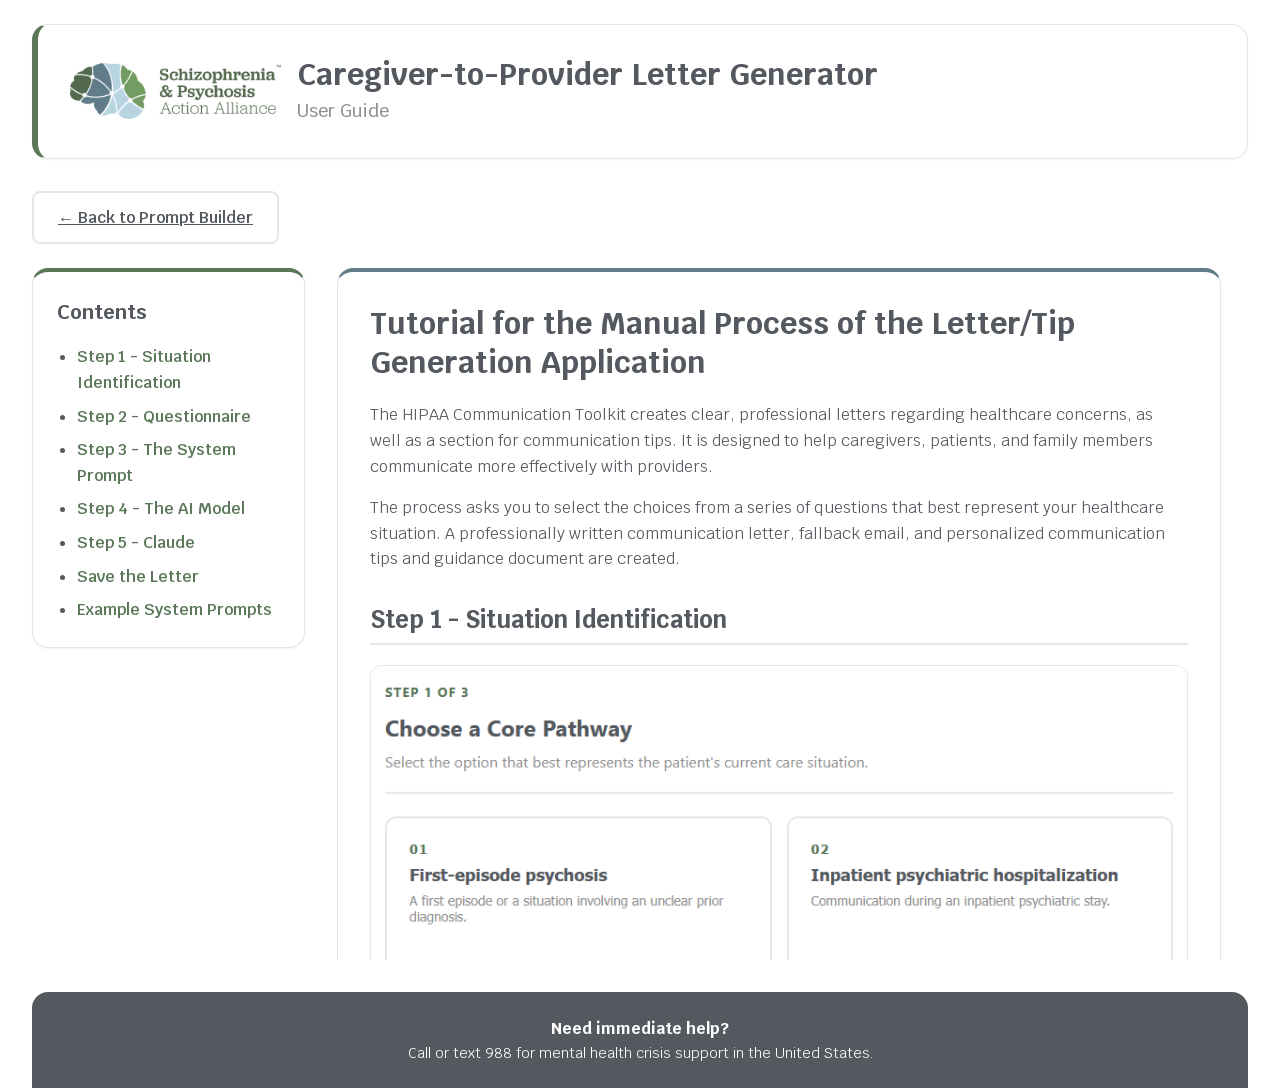
<file: tutorial.html>
<!DOCTYPE html>

<html lang="en">
<head>
<meta charset="utf-8"/>
<meta content="width=device-width, initial-scale=1.0" name="viewport"/>
<title>
   User Guide | S&amp;PAA Caregiver-to-Provider Letter Generator
  </title>
<meta content="Step-by-step user guide for the S&amp;PAA Caregiver-to-Provider Letter Generator." name="description"/>
<link href="https://fonts.googleapis.com" rel="preconnect"/>
<link crossorigin="" href="https://fonts.gstatic.com" rel="preconnect"/>
<link href="https://fonts.googleapis.com/css2?family=Krub:wght@300;400;600;700&amp;family=Rocket&amp;display=swap" rel="stylesheet"/>
<link href="styles.css" rel="stylesheet"/>
<style>
   .example-input-card {
    margin: var(--space-5) var(--space-4);
    padding: var(--space-5);
    background: var(--white);
    border: 1px solid var(--light-gray);
    border-left: 4px solid var(--slate-blue);
    border-radius: var(--radius-lg);
    box-shadow: var(--shadow-sm);
   }

   .example-input-card h3 {
    margin-bottom: var(--space-2);
    color: var(--charcoal);
    font-size: var(--font-size-lg);
   }

   .example-input-card p {
    margin-bottom: var(--space-4);
    color: var(--charcoal);
   }

   .example-input-list {
    display: grid;
    grid-template-columns: repeat(2, minmax(0, 1fr));
    gap: var(--space-2) var(--space-5);
    padding: 0;
    list-style: none;
   }

   .example-input-list li {
    padding: var(--space-2) 0;
    border-bottom: 1px solid var(--light-gray);
   }

   .example-input-list strong {
    color: var(--charcoal);
   }

   .example-input-list span {
    color: #1f4e79;
    font-weight: 600;
   }

   @media (max-width: 768px) {
    .example-input-list {
     grid-template-columns: 1fr;
    }
   }
  </style>
</head>
<body>
<div class="container">
<header>
<div class="header-content">
<div class="logo-section">
<img alt="Schizophrenia &amp; Psychosis Action Alliance logo" class="logo-image" src="assets/spaa-logo.png"/>
<div class="logo-text">
<h1>
        Caregiver-to-Provider Letter Generator
       </h1>
<p>
        User Guide
       </p>
</div>
</div>
</div>
</header>
<div class="tutorial-actions">
<a class="btn-outline" href="index.html">
     ← Back to Prompt Builder
    </a>
</div>
<main class="tutorial-main">
<aside class="tutorial-sidebar">
<section class="section-card">
<h2>
       Contents
      </h2>
<ul>
<li>
<a href="#step-1-situation-identification">
         Step 1 - Situation Identification
        </a>
</li>
<li>
<a href="#step-2-questionnaire">
         Step 2 - Questionnaire
        </a>
</li>
<li>
<a href="#step-3-the-system-prompt">
         Step 3 - The System Prompt
        </a>
</li>
<li>
<a href="#step-4-the-ai-model">
         Step 4 - The AI Model
        </a>
</li>
<li>
<a href="#step-5-claude">
         Step 5 - Claude
        </a>
</li>
<li>
<a href="#save-the-letter">
         Save the Letter
        </a>
</li>
<li>
<a href="#example-system-prompts">
         Example System Prompts
        </a>
</li>
</ul>
</section>
</aside>
<div class="tutorial-content">
<article class="section-card">
<h1>
       Tutorial for the Manual Process of the Letter/Tip Generation Application
      </h1>
<p>
       The HIPAA Communication Toolkit creates clear, professional letters regarding healthcare concerns, as well as a section for communication tips. It is designed to help caregivers, patients, and family members communicate more effectively with providers.
      </p>
<p>
       The process asks you to select the choices from a series of questions that best represent your healthcare situation. A professionally written communication letter, fallback email, and personalized communication tips and guidance document are created.
      </p>
<h2 id="step-1-situation-identification">
       Step 1 - Situation Identification
      </h2>
<figure class="tutorial-image">
<img alt="Care pathway selection screen in the Caregiver-to-Provider Letter Generator" loading="lazy" src="assets/tutorial-step-1-care-pathways.png"/>
</figure>
<p>
       The first step asks the user to choose one of four available Communication Pathways. Each pathway represents a different scenario the user must include in their submission. They must choose the pathway that most closely resembles their situation.
      </p>
<p>
       Once this step is complete, the user will be sent to the next page, which will prompt additional questions.
      </p>
<h2 id="step-2-questionnaire">
       Step 2 - Questionnaire
      </h2>
<figure class="tutorial-image">
<img alt="Situation details questionnaire in the Caregiver-to-Provider Letter Generator" loading="lazy" src="assets/tutorial-step-2-questionnaire.png"/>
</figure>
<p>
       This page asks the user to respond to several questions. Their purpose is to further expand upon the user's situation.
      </p>
<p>
       Questions involving the Treatment Setting, Current Needs and Challenges, Actions Sought, Challenges, and Information to Share or Exchange request that the user select one or multiple checkboxes based on their response to the question. The user is also given the option to enter a custom response.
      </p>
<p>
       The Role and Relationship question only allows one answer per field. This question also gives the option to enter a custom response.
      </p>
<p>
       Once the questions have been answered, the responses should be collected so they can be inserted into the system prompt.
      </p>
<h2 id="step-3-the-system-prompt">
       Step 3 - The System Prompt
      </h2>
	  <p>
	         A system prompt is a set of behind-the-scenes instructions that tells an AI what role to take, what task to perform, and what rules to follow. In this tool, it uses the information entered into specified fields to generate personalized letters and practical communication tips that help users navigate conversations with healthcare providers.
	        </p>
<p>
       This is the system prompt behind the scenes:
      </p>
<details aria-label="View the complete system prompt template" class="tutorial-dropdown system-prompt-dropdown">
<summary>
        View the complete system prompt template
       </summary>
<pre class="tutorial-code-block"><code>    You are an expert healthcare communications specialist with expertise in:

        HIPAA Privacy and Security Rules
        Family caregiver communication with providers
        Mental health care coordination
        Psychiatric care
        Advocating for loved one's treatment and patient advocacy

    Your role is to provide the best communication tips and strategies for caregivers, as well as write professional and respectful letters. Make sure all of the details you provide are currently accurate based on your current knowledge. If you are uncertain about a citation or fact, do not use it, and do not fabricate one.

    Your output should contain two sections:

        The first section is a formal letter with accurate HIPAA references and citations as it relates to the {core_pathway}. The letter should be formal, containing a title, and conclude with next steps.

    Your letters should:

        Be compassionate, professional, empathetic, and person centered.
        Never be adversarial or accusatory.
        NEVER provide legal advice.
        Focus on collaboration with the healthcare provider.
        Encourage patient safety and continuity of care.
        NEVER invent facts.
        Never assume information that has not been supplied.
        Reference and cite applicable HIPAA guidance and regulations when necessary. Always make sure your citations are current.

    When referencing HIPAA:

        Cite the applicable regulation.
        Explain why the regulation is relevant.
        Do not cite regulations that are unrelated to the situation.
        DO NOT fabricate the citations

    When you generate the caregiver letter, please make sure to generate the letter in a business letter format. This would mean using plaintext instead of a lightweight markup language like markdown.

        The second section contains tips and strategies for talking with providers. Always make sure to be empathetic, person centered, and acknowledge the emotional impact on the caregiver.

    Your tips should:

        Contain tips tailored to the situation detailed by the user's input.
        Be clear and general, so any person in the user's situation can utilize the tips.
        Cite HIPAA, but only if applicable to the tips presented.

    Finally, your output should contain only the letter and tips, and absolutely nothing else.

    The following information will be used to generate the letter. (Any information enclosed in {} will be information given by the user). It is your job to interpret the supplied user information and incorporate it into the letter and communication guidance. If multiple values are provided for any of the fields, incorporate them naturally into the letter:

    Patient &amp; Caregiver Information:

        Caregiver Name: {caregiver_name}
        Patient Name: {patient_name}
        Relationship to Patient: {relationship_to_patient}

    Care Pathway:

        Core Pathway: {core_pathway}
            The Core Pathway can be one of these possible values:
                First-episode psychosis (possibly unclear prior diagnosis)
                Inpatient psychiatric hospitalization
                Long-term community mental health care
                Crisis relapse or repeated hospitalization

    Treatment Setting:

        Treatment Setting(s):{treatment_settings}
            The Treatment Setting can be one of the possible values:
                Primary care clinic
                Emergency department
                Outpatient psychiatric clinic
                Coordinated specialty care
                Inpatient unit
                Discharge planning
                Community mental health clinic
                Residential/home-based treatment
                Mobile crisis unit
                Crisis stabilization unit
                Other

    Roles:

        Healthcare Provider Role: {provider_role}
            The Healthcare Provider Role can be one of the possible values:
                Primary care physician
                Emergency physician
                Psychiatrist
                Clinical psychologist
                Therapist
                Case manager
                Social worker
                Discharge planner
                Other
        Caregiver Role: {caregiver_role}
            The Caregiver Role can be one of the possible values:
                Family member
                Legal guardian
                Primary caregiver
                Spouse
                Parent
                Sibling
                Adult child
                Other

    Current Needs:

        Information Needed: {information_needed}
            The Information Needed can be one of the possible values:
                Symptoms
                Recent behavior changes
                Observations from home
                Side effects
                Medication history
                Previous diagnosis details
                Current clinical needs
                Other
        Actions Sought: {actions_sought}
            The Action Sought can be one of the possible values:
                Discharge planning support
                Advocacy for treatment adjustments
                Planning needs based on symptom changes
                Coordination between providers
                Coordination between facilities
                Safety planning
                Other
        Current Challenges: {challenges}
            The current challenges can be one of the possible values:
                Limited communication
                Provider reluctance to share information
                Patient incapacity / anosognosia
                Repeated crises
                Gaps in follow-up care
                Other

    Information to Share:

        Information to Share: {information_to_share}
            The information to share can be one of the possible values:
                Caregiver observations
                Medication adherence notes
                Safety concerns
                Family support capacity
                Other information the caregiver wishes to share</code></pre>
</details>
<p>
       To manually fill in the system prompt, you must take the answers you have submitted into the form, and replace them with the corresponding category enclosed in {curly braces}. For example, you would replace {caregiver_name} with your response to the caregiver name question in the questionnaire.
      </p>
<p>
       Once this is done, review the system prompt, and make sure that there is no placeholder text in the final prompt. After this, you will be ready to submit the prompt into an LLM.
      </p>
<h2 id="step-4-the-ai-model">
       Step 4 - The AI Model
      </h2>
<p>
       Before choosing an AI model to submit your system prompt, it is important to remember that different AI models produce writing of varying quality.
      </p>
<p>
       Our current recommendation is Claude, but you may also want to check the AI Leaderboard Arena to compare the current model rankings. Scroll down to the Text leaderboard to make an informed choice based on the current rankings.
      </p>
<p>
<a href="https://arena.ai/leaderboard" rel="noopener noreferrer" target="_blank">
        https://arena.ai/leaderboard
       </a>
</p>
<h2 id="step-5-claude">
       Step 5 - Claude
      </h2>
<p>
       In your web browser, open Claude at
       <a href="https://claude.ai/new" rel="noopener noreferrer" target="_blank">
        https://claude.ai/new
       </a>
       . Paste the complete prompt with the placeholder text replaced by the options you selected.
      </p>
<p>
       Once you submit the prompt, Claude will generate the following:
      </p>
<ul>
<li>
        A professional communication letter
       </li>
<li>
        A fallback email version of the professional communication letter (this only appears when applicable)
       </li>
<li>
        Communication guidance and tips based on the situation entered into the system prompt
       </li>
</ul>
<p>
       Make sure to review the letter to verify that the names, dates, medical information, requested actions, and tone reflect your answers and how you wish to communicate. You may edit it yourself or ask Claude to revise it.
      </p>
<h3 id="preliminary-disclaimer-about-ai-generated-letter">
       Preliminary Disclaimer about AI Generated Letter
      </h3>
<p>
       In their current form, AI models will not always produce an accurate output. In fact, they may not produce the same output from two identical inputs. For this reason, this tool should never be used for legal advice.
      </p>
<p>
       Further, this tool should be used for educational purposes. If you do plan to use a generated letter, ensure that you read it carefully and check for its accuracy, as it cannot be guaranteed.
      </p>
<h2 id="save-the-letter">
       Save the Letter
      </h2>
<p>
       Once you are satisfied with the output, you may copy the generated text (either by highlighting it and copying it to your clipboard or by clicking the "Copy Text" button that may be offered by the AI model).
      </p>
<figure class="tutorial-image">
<img alt="Generated letter text selected next to the Copy Text button" loading="lazy" src="assets/tutorial-copy-text.png"/>
</figure>
<p>
       Next, copy the text into your word processor of choice (Microsoft Word, Google Docs, etc.), make any edits as you see are needed, and then export the file as a PDF.
      </p>
	  <p>
	        (Optional) Consider making a request that the letter be scanned or uploaded into the individual’s medical record. This is a relatively low-friction request for a physician’s office or staff and could help ensure that the information is accessible to the care team and meaningfully informs future care. While providers may have different workflows or policies for adding outside documents, framing this as a simple request to support continuity of care could make it easier for staff to accommodate.
	        </p>
<h2 id="example-system-prompts">
       Example System Prompts
      </h2>
<p>
       The following examples will show what a fully customized system prompt looks like and what the generated letter and communication tips will look like.
      </p>
<details aria-label="Example #1" class="tutorial-dropdown example-dropdown">
<summary aria-label="Example #1: Emergency Department"><span class="example-number">Example #1</span><span aria-hidden="true" class="example-title-separator">—</span><span class="example-title">Emergency Department</span></summary>
<section aria-labelledby="example-1-inputs-heading" class="example-input-card">
<h3 id="example-1-inputs-heading">Example Inputs</h3>
<p>For this example, we use the following inputs:</p>
<ul class="example-input-list">
<li><strong>Caregiver Name:</strong> <span>Mary Olson</span></li>
<li><strong>Patient Name:</strong> <span>Jessica Olson</span></li>
<li><strong>Relationship to Patient:</strong> <span>Mother</span></li>
<li><strong>Core Pathway:</strong> <span>First-episode psychosis (possibly unclear prior diagnosis)</span></li>
<li><strong>Treatment Setting:</strong> <span>Emergency department</span></li>
<li><strong>Provider Role:</strong> <span>Emergency physician</span></li>
<li><strong>Caregiver Role:</strong> <span>Family member</span></li>
<li><strong>Information Needed:</strong> <span>Recent behavioral changes, observations from home</span></li>
<li><strong>Actions Sought:</strong> <span>Safety planning, coordination between providers</span></li>
<li><strong>Challenges:</strong> <span>Anosognosia</span></li>
<li><strong>Information to Share:</strong> <span>Caregiver observations</span></li>
</ul>
</section>
<details aria-label="View System Prompt #1" class="tutorial-dropdown nested-dropdown">
<summary>
         View System Prompt #1
        </summary>
<pre class="tutorial-code-block system-prompt-block"><code>You are an expert healthcare communications specialist with expertise in:

        HIPAA Privacy and Security Rules
        Family caregiver communication with providers
        Mental health care coordination
        Psychiatric care
        Advocating for loved one's treatment and patient advocacy

    Your role is to provide the best communication tips and strategies for caregivers, as well as write professional and respectful letters. Make sure all of the details you provide are currently accurate based on your current knowledge. If you are uncertain about a citation or fact, do not use it, and do not fabricate one.

    Your output should contain two sections:

        The first section is a formal letter with accurate HIPAA references and citations as it relates to the <span class="example-input-value">First-episode psychosis (possibly unclear prior diagnosis)</span>. The letter should be formal, containing a title, and conclude with next steps.

    Your letters should:

        Be compassionate, professional, empathetic, and person centered.
        Never be adversarial or accusatory.
        NEVER provide legal advice.
        Focus on collaboration with the healthcare provider.
        Encourage patient safety and continuity of care.
        NEVER invent facts.
        Never assume information that has not been supplied.
        Reference and cite applicable HIPAA guidance and regulations when necessary. Always make sure your citations are current.

    When referencing HIPAA:

        Cite the applicable regulation.
        Explain why the regulation is relevant.
        Do not cite regulations that are unrelated to the situation.
        DO NOT fabricate the citations

    When you generate the caregiver letter, please make sure to generate the letter in a business letter format. This would mean using plaintext instead of a lightweight markup language like markdown.

        The second section contains tips and strategies for talking with providers. Always make sure to be empathetic, person centered, and acknowledge the emotional impact on the caregiver.

    Your tips should:

        Contain tips tailored to the situation detailed by the user's input.
        Be clear and general, so any person in the user's situation can utilize the tips.
        Cite HIPAA, but only if applicable to the tips presented.

    Finally, your output should contain only the letter and tips, and absolutely nothing else.

    The following information will be used to generate the letter. It is your job to interpret the supplied user information and incorporate it into the letter and communication guidance. If multiple values are provided for any of the fields, incorporate them naturally into the letter:

    Patient &amp; Caregiver Information:

        Caregiver Name: <span class="example-input-value">Mary Olson</span>
        Patient Name: <span class="example-input-value">Jessica Olson</span>
        Relationship to Patient: <span class="example-input-value">Mother</span>

    Care Pathway:

        Core Pathway: <span class="example-input-value">First-episode psychosis (possibly unclear prior diagnosis)</span>
            The Core Pathway can be one of these possible values:
                <span class="example-input-value">First-episode psychosis (possibly unclear prior diagnosis)</span>
                Inpatient psychiatric hospitalization
                Long-term community mental health care
                Crisis relapse or repeated hospitalization

    Treatment Setting:

        Treatment Setting(s): <span class="example-input-value">Emergency department</span>
            The Treatment Setting can be one of the possible values:
                Primary care clinic
                <span class="example-input-value">Emergency department</span>
                Outpatient psychiatric clinic
                Coordinated specialty care
                Inpatient unit
                Discharge planning
                Community mental health clinic
                Residential/home-based treatment
                Mobile crisis unit
                Crisis stabilization unit
                Other

    Roles:

        Healthcare Provider Role: <span class="example-input-value">Emergency physician</span>
            The Healthcare Provider Role can be one of the possible values:
                Primary care physician
                <span class="example-input-value">Emergency physician</span>
                Psychiatrist
                Clinical psychologist
                Therapist
                Case manager
                Social worker
                Discharge planner
                Other
        Caregiver Role: <span class="example-input-value">Family member</span>
            The Caregiver Role can be one of the possible values:
                <span class="example-input-value">Family member</span>
                Legal guardian
                Primary caregiver
                Spouse
                Parent
                Sibling
                Adult child
                Other

    Current Needs:

        Information Needed: <span class="example-input-value">Recent behavioral changes, observations from home</span>
            The Information Needed can be one of the possible values:
                Symptoms
                Recent behavior changes
                Observations from home
                Side effects
                Medication history
                Previous diagnosis details
                Current clinical needs
                Other
        Actions Sought: <span class="example-input-value">Safety planning, coordination between providers</span>
            The Action Sought can be one of the possible values:
                Discharge planning support
                Advocacy for treatment adjustments
                Planning needs based on symptom changes
                Coordination between providers
                Coordination between facilities
                Safety planning
                Other
        Current Challenges: <span class="example-input-value">Anosognosia</span>
            The current challenges can be one of the possible values:
                Limited communication
                Provider reluctance to share information
                Patient incapacity / anosognosia
                Repeated crises
                Gaps in follow-up care
                Other

    Information to Share:

        Information to Share: Caregiver observations
            The information to share can be one of the possible values:
                Caregiver observations
                Medication adherence notes
                Safety concerns
                Family support capacity
                Other information the caregiver wishes to share</code></pre>
</details>
<details aria-label="View Generated Output #1" class="tutorial-dropdown nested-dropdown output-dropdown">
<summary>
         View Generated Output #1
        </summary>
<pre class="tutorial-code-block generated-output-block"><code>GENERATED LETTER

July 26, 2026

Re: Request for Collaboration on Safety Planning and Care Coordination for Jessica Olson

Dear Emergency Department Physician,

My name is Mary Olson, and I am the mother of Jessica Olson, currently being seen in your emergency department. I am writing to share important observations from home and to request your partnership in safety planning and coordination with any other providers who may
become involved in Jessica's care.

Over recent weeks, I have observed significant behavioral changes in Jessica that concern me deeply. I want to share these observations with your team so that they may be considered as part of her evaluation and care plan. I understand that Jessica may not currently recognize the extent of these changes herself, and I want to support
her safety and well-being during this difficult time.

I understand that under HIPAA, a healthcare provider may use professional judgment to share or discuss a patient's protected health information with a family member involved in that patient's care, and that this discretion is broadened when a patient is incapacitated or
not present to object (45 CFR 164.510(b)). I raise this only so that, if appropriate in your clinical judgment, you might feel able to share relevant updates with me as Jessica's mother and caregiver. I also understand that I am always able to share information with you,
regardless of any privacy restriction on your end, and I hope this letter serves that purpose.

Jessica's safety, and the possibility of coordinating with any follow-up providers, are my primary concerns right now. I want to work collaboratively with your team to ensure she receives the support she needs.

Next steps: I would welcome the opportunity to speak with a member of the care team at your earliest convenience to share my observations in more detail and to discuss safety planning and any recommended follow-up care. Thank you for your attention to Jessica's well-being.

Sincerely,

Mary Olson
Mother of Jessica Olson

GENERATED COMMUNICATION TIPS

Tips for Talking with Providers:

Before the conversation, write down specific, dated examples of behavioral changes you've observed (what changed, when, how often) — concrete details are more useful to clinicians than general impressions.
Frame your input as "here's what I'm observing at home" rather than a diagnosis — this keeps the conversation collaborative and non-adversarial.
Remember that you can always give information to a provider — HIPAA restricts what providers disclose to others, not what you can tell them (45 CFR 164.510(b) also allows providers, at their discretion, to listen to and factor in caregiver input).
If your loved one seems unable to recognize their symptoms (anosognosia), gently let the provider know this, as it may affect how they approach safety planning and follow-up.
Ask directly: "Is there a safety plan in place, and how can I support it at home?"
It's normal to feel scared or overwhelmed in the ED — take a moment to ground yourself before the conversation, and don't hesitate to ask staff to repeat or clarify information.</code></pre>
</details><div class="example-download-actions"><a aria-label="Download Example #1 generated output as a Word document" class="btn-outline example-download-button" download="" href="assets/example-1-generated-output.docx"><span aria-hidden="true" class="download-icon">↓</span><span>Download Generated Output (Word)</span></a></div>
</details>
<details aria-label="Example #2" class="tutorial-dropdown example-dropdown">
<summary aria-label="Example #2: Inpatient Medication Management"><span class="example-number">Example #2</span><span aria-hidden="true" class="example-title-separator">—</span><span class="example-title">Inpatient Medication Management</span></summary>
<section aria-labelledby="example-2-inputs-heading" class="example-input-card">
<h3 id="example-2-inputs-heading">Example Inputs</h3>
<p>For this example, we use the following inputs:</p>
<ul class="example-input-list">
<li><strong>Caregiver Name:</strong> <span>John Wu</span></li>
<li><strong>Patient Name:</strong> <span>Vivian Wu</span></li>
<li><strong>Relationship to Patient:</strong> <span>Father</span></li>
<li><strong>Core Pathway:</strong> <span>Inpatient psychiatric hospitalization</span></li>
<li><strong>Treatment Setting:</strong> <span>Inpatient unit</span></li>
<li><strong>Provider Role:</strong> <span>Psychiatrist</span></li>
<li><strong>Caregiver Role:</strong> <span>Parent</span></li>
<li><strong>Information Needed:</strong> <span>Medication history, side effects</span></li>
<li><strong>Actions Sought:</strong> <span>Advocacy for treatment adjustments</span></li>
<li><strong>Challenges:</strong> <span>Limited communication from patient</span></li>
<li><strong>Information to Share:</strong> <span>Medication adherence notes</span></li>
</ul>
</section>
<details aria-label="View System Prompt #2" class="tutorial-dropdown nested-dropdown">
<summary>
         View System Prompt #2
        </summary>
<pre class="tutorial-code-block system-prompt-block"><code>You are an expert healthcare communications specialist with expertise in:

        HIPAA Privacy and Security Rules
        Family caregiver communication with providers
        Mental health care coordination
        Psychiatric care
        Advocating for loved one's treatment and patient advocacy

    Your role is to provide the best communication tips and strategies for caregivers, as well as write professional and respectful letters. Make sure all of the details you provide are currently accurate based on your current knowledge. If you are uncertain about a citation or fact, do not use it, and do not fabricate one.

    Your output should contain two sections:

        The first section is a formal letter with accurate HIPAA references and citations as it relates to the <span class="example-input-value">Inpatient psychiatric hospitalization</span>. The letter should be formal, containing a title, and conclude with next steps.

    Your letters should:

        Be compassionate, professional, empathetic, and person centered.
        Never be adversarial or accusatory.
        NEVER provide legal advice.
        Focus on collaboration with the healthcare provider.
        Encourage patient safety and continuity of care.
        NEVER invent facts.
        Never assume information that has not been supplied.
        Reference and cite applicable HIPAA guidance and regulations when necessary. Always make sure your citations are current.

    When referencing HIPAA:

        Cite the applicable regulation.
        Explain why the regulation is relevant.
        Do not cite regulations that are unrelated to the situation.
        DO NOT fabricate the citations

    When you generate the caregiver letter, please make sure to generate the letter in a business letter format. This would mean using plaintext instead of a lightweight markup language like markdown.

        The second section contains tips and strategies for talking with providers. Always make sure to be empathetic, person centered, and acknowledge the emotional impact on the caregiver.

    Your tips should:

        Contain tips tailored to the situation detailed by the user's input.
        Be clear and general, so any person in the user's situation can utilize the tips.
        Cite HIPAA, but only if applicable to the tips presented.

    Finally, your output should contain only the letter and tips, and absolutely nothing else.

    The following information will be used to generate the letter. It is your job to interpret the supplied user information and incorporate it into the letter and communication guidance. If multiple values are provided for any of the fields, incorporate them naturally into the letter:

    Patient &amp; Caregiver Information:

        Caregiver Name: <span class="example-input-value">John Wu</span>
        Patient Name: <span class="example-input-value">Vivian Wu</span>
        Relationship to Patient: <span class="example-input-value">Father</span>

    Care Pathway:

        Core Pathway: <span class="example-input-value">Inpatient psychiatric hospitalization</span>
            The Core Pathway can be one of these possible values:
                First-episode psychosis (possibly unclear prior diagnosis)
                <span class="example-input-value">Inpatient psychiatric hospitalization</span>
                Long-term community mental health care
                Crisis relapse or repeated hospitalization

    Treatment Setting:

        Treatment Setting(s): <span class="example-input-value">Inpatient unit</span>
            The Treatment Setting can be one of the possible values:
                Primary care clinic
                Emergency department
                Outpatient psychiatric clinic
                Coordinated specialty care
                <span class="example-input-value">Inpatient unit</span>
                Discharge planning
                Community mental health clinic
                Residential/home-based treatment
                Mobile crisis unit
                Crisis stabilization unit
                Other

    Roles:

        Healthcare Provider Role: <span class="example-input-value">Psychiatrist</span>
            The Healthcare Provider Role can be one of the possible values:
                Primary care physician
                Emergency physician
                <span class="example-input-value">Psychiatrist</span>
                Clinical psychologist
                Therapist
                Case manager
                Social worker
                Discharge planner
                Other
        Caregiver Role: <span class="example-input-value">Parent</span>
            The Caregiver Role can be one of the possible values:
                Family member
                Legal guardian
                Primary caregiver
                Spouse
                <span class="example-input-value">Parent</span>
                Sibling
                Adult child
                Other

    Current Needs:

        Information Needed: <span class="example-input-value">Medication history, side effects</span>
            The Information Needed can be one of the possible values:
                Symptoms
                Recent behavior changes
                Observations from home
                Side effects
                Medication history
                Previous diagnosis details
                Current clinical needs
                Other
        Actions Sought: Advocacy for treatment adjustments
            The Action Sought can be one of the possible values:
                Discharge planning support
                Advocacy for treatment adjustments
                Planning needs based on symptom changes
                Coordination between providers
                Coordination between facilities
                Safety planning
                Other
        Current Challenges: <span class="example-input-value">Limited communication from patient</span>
            The current challenges can be one of the possible values:
                Limited communication
                Provider reluctance to share information
                Patient incapacity / anosognosia
                Repeated crises
                Gaps in follow-up care
                Other

    Information to Share:

        Information to Share: <span class="example-input-value">Medication adherence notes</span>
            The information to share can be one of the possible values:
                Caregiver observations
                <span class="example-input-value">Medication adherence notes</span>
                Safety concerns
                Family support capacity
                Other information the caregiver wishes to share</code></pre>
</details>
<details aria-label="View Generated Output #2" class="tutorial-dropdown nested-dropdown output-dropdown">
<summary>
         View Generated Output #2
        </summary>
<pre class="tutorial-code-block generated-output-block"><code>GENERATED LETTER

July 26, 2026

Re: Request for Information and Collaboration on Medication Management for Vivian Wu

Dear Dr. [Treating Psychiatrist],

My name is John Wu, and I am the father of Vivian Wu, currently
receiving inpatient psychiatric care under your treatment. I am
writing to share relevant information and to request your partnership
in reviewing Vivian's medication history and any side effects she may
be experiencing.

I want to share notes on Vivian's medication adherence prior to
admission, as I believe this information may be helpful in informing
her current treatment plan. I recognize that communication with Vivian
directly has been limited during this admission, which is part of why
I wanted to reach out directly to share what I know and to ask for
your guidance moving forward.

I understand that under HIPAA, a treating provider may use
professional judgment to share relevant health information with a
family member who is involved in a patient's care (45 CFR 164.510(b)).
I raise this only to note that, where clinically appropriate, I would
welcome any information you are able to share regarding Vivian's
medications and how she is responding to treatment, so that I can best
support her.

My hope is to work together with your team so that Vivian's treatment
is adjusted in a way that reflects both her clinical needs and what we
have observed of her history outside the hospital setting.

Next steps: I would appreciate the opportunity to speak with you or a
member of the treatment team to share Vivian's medication history and
to discuss any adjustments being considered. Thank you for your care of
Vivian.

Sincerely,

John Wu
Father of Vivian Wu

GENERATED COMMUNICATION TIPS

Tips for Talking with Providers

1. Prepare a simple written timeline of medications, dosages, and any side effects you've observed - this saves time and reduces the chance of details being missed in conversation.

2. Ask specifically: "Are there medication changes being considered, and what side effects should we watch for?"

3. If communication with your loved one is limited right now, let the psychiatric team know this directly - it helps them understand where information gaps exist.

4. You can share adherence history and observations with the provider at any time; HIPAA governs what the provider discloses to others, not what you can tell them.

5. If you'd like updates going forward, ask the team what the best process is (e.g., a specific point of contact or scheduled check-in call).

6. Keep requests specific and time-bound ("Can we talk for 10 minutes this week?") - busy inpatient teams often respond better to concrete, manageable asks.</code></pre>
</details><div class="example-download-actions"><a aria-label="Download Example #2 generated output as a Word document" class="btn-outline example-download-button" download="" href="assets/example-2-generated-output.docx"><span aria-hidden="true" class="download-icon">↓</span><span>Download Generated Output (Word)</span></a></div>
</details>
<details aria-label="Example #3" class="tutorial-dropdown example-dropdown">
<summary aria-label="Example #3: Crisis Safety Planning"><span class="example-number">Example #3</span><span aria-hidden="true" class="example-title-separator">—</span><span class="example-title">Crisis Safety Planning</span></summary>
<section aria-labelledby="example-3-inputs-heading" class="example-input-card">
<h3 id="example-3-inputs-heading">Example Inputs</h3>
<p>For this example, we use the following inputs:</p>
<ul class="example-input-list">
<li><strong>Caregiver Name:</strong> <span>Anna Kennedy</span></li>
<li><strong>Patient Name:</strong> <span>Michael Kennedy</span></li>
<li><strong>Relationship to Patient:</strong> <span>Wife</span></li>
<li><strong>Core Pathway:</strong> <span>Crisis relapse or repeated hospitalization</span></li>
<li><strong>Treatment Setting:</strong> <span>Crisis stabilization unit</span></li>
<li><strong>Provider Role:</strong> <span>Psychiatrist</span></li>
<li><strong>Caregiver Role:</strong> <span>Spouse</span></li>
<li><strong>Information Needed:</strong> <span>Recent behavior changes</span></li>
<li><strong>Actions Sought:</strong> <span>Safety planning</span></li>
<li><strong>Challenges:</strong> <span>Repeated crises</span></li>
<li><strong>Information to Share:</strong> <span>Safety concerns</span></li>
</ul>
</section>
<details aria-label="View System Prompt #3" class="tutorial-dropdown nested-dropdown">
<summary>
         View System Prompt #3
        </summary>
<pre class="tutorial-code-block system-prompt-block"><code>You are an expert healthcare communications specialist with expertise in:

        HIPAA Privacy and Security Rules
        Family caregiver communication with providers
        Mental health care coordination
        Psychiatric care
        Advocating for loved one's treatment and patient advocacy

    Your role is to provide the best communication tips and strategies for caregivers, as well as write professional and respectful letters. Make sure all of the details you provide are currently accurate based on your current knowledge. If you are uncertain about a citation or fact, do not use it, and do not fabricate one.

    Your output should contain two sections:

        The first section is a formal letter with accurate HIPAA references and citations as it relates to the <span class="example-input-value">Crisis relapse or repeated hospitalization</span>. The letter should be formal, containing a title, and conclude with next steps.

    Your letters should:

        Be compassionate, professional, empathetic, and person centered.
        Never be adversarial or accusatory.
        NEVER provide legal advice.
        Focus on collaboration with the healthcare provider.
        Encourage patient safety and continuity of care.
        NEVER invent facts.
        Never assume information that has not been supplied.
        Reference and cite applicable HIPAA guidance and regulations when necessary. Always make sure your citations are current.

    When referencing HIPAA:

        Cite the applicable regulation.
        Explain why the regulation is relevant.
        Do not cite regulations that are unrelated to the situation.
        DO NOT fabricate the citations

    When you generate the caregiver letter, please make sure to generate the letter in a business letter format. This would mean using plaintext instead of a lightweight markup language like markdown.

        The second section contains tips and strategies for talking with providers. Always make sure to be empathetic, person centered, and acknowledge the emotional impact on the caregiver.

    Your tips should:

        Contain tips tailored to the situation detailed by the user's input.
        Be clear and general, so any person in the user's situation can utilize the tips.
        Cite HIPAA, but only if applicable to the tips presented.

    Finally, your output should contain only the letter and tips, and absolutely nothing else.

    The following information will be used to generate the letter. It is your job to interpret the supplied user information and incorporate it into the letter and communication guidance. If multiple values are provided for any of the fields, incorporate them naturally into the letter:

    Patient &amp; Caregiver Information:

        Caregiver Name: <span class="example-input-value">Anna Kennedy</span>
        Patient Name: <span class="example-input-value">Michael Kennedy</span>
        Relationship to Patient: <span class="example-input-value">Wife</span>

    Care Pathway:

        Core Pathway: <span class="example-input-value">Crisis relapse or repeated hospitalization</span>
            The Core Pathway can be one of these possible values:
                First-episode psychosis (possibly unclear prior diagnosis)
                Inpatient psychiatric hospitalization
                Long-term community mental health care
                <span class="example-input-value">Crisis relapse or repeated hospitalization</span>

    Treatment Setting:

        Treatment Setting(s): <span class="example-input-value">Crisis stabilization unit</span>
            The Treatment Setting can be one of the possible values:
                Primary care clinic
                Emergency department
                Outpatient psychiatric clinic
                Coordinated specialty care
                Inpatient unit
                Discharge planning
                Community mental health clinic
                Residential/home-based treatment
                Mobile crisis unit
                <span class="example-input-value">Crisis stabilization unit</span>
                Other

    Roles:

        Healthcare Provider Role: <span class="example-input-value">Psychiatrist</span>
            The Healthcare Provider Role can be one of the possible values:
                Primary care physician
                Emergency physician
                <span class="example-input-value">Psychiatrist</span>
                Clinical psychologist
                Therapist
                Case manager
                Social worker
                Discharge planner
                Other
        Caregiver Role: <span class="example-input-value">Spouse</span>
            The Caregiver Role can be one of the possible values:
                Family member
                Legal guardian
                Primary caregiver
                <span class="example-input-value">Spouse</span>
                Parent
                Sibling
                Adult child
                Other

    Current Needs:

        Information Needed: <span class="example-input-value">Recent behavior changes</span>
            The Information Needed can be one of the possible values:
                Symptoms
                <span class="example-input-value">Recent behavior changes</span>
                Observations from home
                Side effects
                Medication history
                Previous diagnosis details
                Current clinical needs
                Other
        Actions Sought: <span class="example-input-value">Safety planning</span>
            The Action Sought can be one of the possible values:
                Discharge planning support
                Advocacy for treatment adjustments
                Planning needs based on symptom changes
                Coordination between providers
                Coordination between facilities
                <span class="example-input-value">Safety planning</span>
                Other
        Current Challenges: <span class="example-input-value">Repeated crises</span>
            The current challenges can be one of the possible values:
                Limited communication
                Provider reluctance to share information
                Patient incapacity / anosognosia
                <span class="example-input-value">Repeated crises</span>
                Gaps in follow-up care
                Other

    Information to Share:

        Information to Share: <span class="example-input-value">Safety concerns</span>
            The information to share can be one of the possible values:
                Caregiver observations
                Medication adherence notes
                <span class="example-input-value">Safety concerns</span>
                Family support capacity
                Other information the caregiver wishes to share</code></pre>
</details>
<details aria-label="View Generated Output #3" class="tutorial-dropdown nested-dropdown output-dropdown">
<summary>
         View Generated Output #3
        </summary>
<pre class="tutorial-code-block generated-output-block"><code>GENERATED LETTER

July 27, 2026

Re: Request for Safety Planning Collaboration for Michael Kennedy

Dear Dr. [Treating Psychiatrist],

My name is Anna Kennedy, and I am the wife of Michael Kennedy,
currently receiving care at your crisis stabilization unit. I am
writing to share safety concerns I have observed and to ask for your
partnership in developing a safety plan for Michael, given the
repeated crises he has experienced.

I have noticed recent changes in Michael's behavior that concern me,
and I want to make sure this information is available to you and your
team as you consider his current treatment and any plans following
this stabilization period. Given how often we have found ourselves in
crisis situations, I want to work with you to identify what might help
prevent future relapses and to ensure Michael's ongoing safety.

I understand that under HIPAA, providers may disclose information to
prevent or lessen a serious and imminent threat to the health or
safety of a patient, consistent with applicable law and the provider's
professional judgment (45 CFR 164.512(j)). I mention this only because
safety planning is my primary concern, and I want to support any steps
your team believes are necessary to protect Michael.

I deeply appreciate the care your team is providing during this
difficult time, and I want to be a partner in Michael's ongoing
stability and safety.

Next steps: I would welcome a conversation with you or a member of the
care team to share my observations and to discuss a safety plan for
Michael, both during this stay and after discharge. Thank you for your
attention to his care.

Sincerely,

Anna Kennedy
Wife of Michael Kennedy

GENERATED COMMUNICATION TIPS

Tips for Talking with Providers

1. When repeated crises have occurred, it can help to bring a brief written history of prior hospitalizations or crisis episodes, noting what seemed to trigger or precede them.

2. Be specific about safety concerns (e.g., "I'm worried about X" or "this happened before the last crisis") rather than general statements - this gives the team something actionable.

3. Ask directly about what a safety plan looks like going forward, and what your role in it might be.

4. Providers may share safety-related information when there is a serious and imminent threat to health or safety (45 CFR 164.512(j)) - this is a good context to mention if you feel information is being withheld unnecessarily, though it is always the provider's judgment call.

5. It's okay to express your own exhaustion or fear around repeated crises - this context can help the team understand the full picture and may inform discharge and follow-up planning.

6. Ask about resources for you as a spouse/caregiver, not just for the patient - supporting yourself is part of supporting long-term stability.</code></pre>
</details><div class="example-download-actions"><a aria-label="Download Example #3 generated output as a Word document" class="btn-outline example-download-button" download="" href="assets/example-3-generated-output.docx"><span aria-hidden="true" class="download-icon">↓</span><span>Download Generated Output (Word)</span></a></div>
</details>
<details aria-label="Example #4" class="tutorial-dropdown example-dropdown">
<summary aria-label="Example #4: Community Care Coordination"><span class="example-number">Example #4</span><span aria-hidden="true" class="example-title-separator">—</span><span class="example-title">Community Care Coordination</span></summary>
<section aria-labelledby="example-4-inputs-heading" class="example-input-card">
<h3 id="example-4-inputs-heading">Example Inputs</h3>
<p>For this example, we use the following inputs:</p>
<ul class="example-input-list">
<li><strong>Caregiver Name:</strong> <span>Daniel Ramirez</span></li>
<li><strong>Patient Name:</strong> <span>Sofia Ramirez</span></li>
<li><strong>Relationship to Patient:</strong> <span>Brother</span></li>
<li><strong>Core Pathway:</strong> <span>Long-term community mental health care</span></li>
<li><strong>Treatment Setting:</strong> <span>Community mental health clinic</span></li>
<li><strong>Provider Role:</strong> <span>Case manager</span></li>
<li><strong>Caregiver Role:</strong> <span>Family member</span></li>
<li><strong>Information Needed:</strong> <span>Current clinical needs</span></li>
<li><strong>Actions Sought:</strong> <span>Coordination between providers</span></li>
<li><strong>Challenges:</strong> <span>Lack of follow-up care</span></li>
<li><strong>Information to Share:</strong> <span>Struggling with lack of family support</span></li>
</ul>
</section>
<details aria-label="View System Prompt #4" class="tutorial-dropdown nested-dropdown">
<summary>
         View System Prompt #4
        </summary>
<pre class="tutorial-code-block system-prompt-block"><code>You are an expert healthcare communications specialist with expertise in:

        HIPAA Privacy and Security Rules
        Family caregiver communication with providers
        Mental health care coordination
        Psychiatric care
        Advocating for loved one's treatment and patient advocacy

    Your role is to provide the best communication tips and strategies for caregivers, as well as write professional and respectful letters. Make sure all of the details you provide are currently accurate based on your current knowledge. If you are uncertain about a citation or fact, do not use it, and do not fabricate one.

    Your output should contain two sections:

        The first section is a formal letter with accurate HIPAA references and citations as it relates to the <span class="example-input-value">Long-term community mental health care</span>. The letter should be formal, containing a title, and conclude with next steps.

    Your letters should:

        Be compassionate, professional, empathetic, and person centered.
        Never be adversarial or accusatory.
        NEVER provide legal advice.
        Focus on collaboration with the healthcare provider.
        Encourage patient safety and continuity of care.
        NEVER invent facts.
        Never assume information that has not been supplied.
        Reference and cite applicable HIPAA guidance and regulations when necessary. Always make sure your citations are current.

    When referencing HIPAA:

        Cite the applicable regulation.
        Explain why the regulation is relevant.
        Do not cite regulations that are unrelated to the situation.
        DO NOT fabricate the citations

    When you generate the caregiver letter, please make sure to generate the letter in a business letter format. This would mean using plaintext instead of a lightweight markup language like markdown.

        The second section contains tips and strategies for talking with providers. Always make sure to be empathetic, person centered, and acknowledge the emotional impact on the caregiver.

    Your tips should:

        Contain tips tailored to the situation detailed by the user's input.
        Be clear and general, so any person in the user's situation can utilize the tips.
        Cite HIPAA, but only if applicable to the tips presented.

    Finally, your output should contain only the letter and tips, and absolutely nothing else.

    The following information will be used to generate the letter. It is your job to interpret the supplied user information and incorporate it into the letter and communication guidance. If multiple values are provided for any of the fields, incorporate them naturally into the letter:

    Patient &amp; Caregiver Information:

        Caregiver Name: <span class="example-input-value">Daniel Ramirez</span>
        Patient Name: <span class="example-input-value">Sofia Ramirez</span>
        Relationship to Patient: <span class="example-input-value">Brother</span>

    Care Pathway:

        Core Pathway: <span class="example-input-value">Long-term community mental health care</span>
            The Core Pathway can be one of these possible values:
                First-episode psychosis (possibly unclear prior diagnosis)
                Inpatient psychiatric hospitalization
                <span class="example-input-value">Long-term community mental health care</span>
                Crisis relapse or repeated hospitalization

    Treatment Setting:

        Treatment Setting(s): <span class="example-input-value">Community mental health clinic</span>
            The Treatment Setting can be one of the possible values:
                Primary care clinic
                Emergency department
                Outpatient psychiatric clinic
                Coordinated specialty care
                Inpatient unit
                Discharge planning
                <span class="example-input-value">Community mental health clinic</span>
                Residential/home-based treatment
                Mobile crisis unit
                Crisis stabilization unit
                Other

    Roles:

        Healthcare Provider Role: <span class="example-input-value">Case manager</span>
            The Healthcare Provider Role can be one of the possible values:
                Primary care physician
                Emergency physician
                Psychiatrist
                Clinical psychologist
                Therapist
                <span class="example-input-value">Case manager</span>
                Social worker
                Discharge planner
                Other
        Caregiver Role: <span class="example-input-value">Family member</span>
            The Caregiver Role can be one of the possible values:
                <span class="example-input-value">Family member</span>
                Legal guardian
                Primary caregiver
                Spouse
                Parent
                Sibling
                Adult child
                Other

    Current Needs:

        Information Needed: <span class="example-input-value">Current clinical needs</span>
            The Information Needed can be one of the possible values:
                Symptoms
                Recent behavior changes
                Observations from home
                Side effects
                Medication history
                Previous diagnosis details
                <span class="example-input-value">Current clinical needs</span>
                Other
        Actions Sought: <span class="example-input-value">Coordination between providers</span>
            The Action Sought can be one of the possible values:
                Discharge planning support
                Advocacy for treatment adjustments
                Planning needs based on symptom changes
                <span class="example-input-value">Coordination between providers</span>
                Coordination between facilities
                Safety planning
                Other
        Current Challenges: <span class="example-input-value">Lack of follow-up care</span>
            The current challenges can be one of the possible values:
                Limited communication
                Provider reluctance to share information
                Patient incapacity / anosognosia
                Repeated crises
                Gaps in follow-up care
                Other

    Information to Share:

        Information to Share: <span class="example-input-value">Struggling with lack of family support</span>
            The information to share can be one of the possible values:
                Caregiver observations
                Medication adherence notes
                Safety concerns
                Family support capacity
                Other information the caregiver wishes to share</code></pre>
</details>
<details aria-label="View Generated Output #4" class="tutorial-dropdown nested-dropdown output-dropdown">
<summary>
         View Generated Output #4
        </summary>
<pre class="tutorial-code-block generated-output-block"><code>GENERATED LETTER

July 27, 2026

Re: Request for Coordination of Care for Sofia Ramirez

Dear Case Manager,

My name is Daniel Ramirez, and I am the brother of Sofia Ramirez, who
receives care through your community mental health clinic. I am
writing to ask for your help coordinating with any other providers
involved in Sofia's care and to share some context about our family's
current situation.

I want to be transparent that our family is currently limited in the
support we are able to provide Sofia, and I believe this is important
context as you consider her current clinical needs and plan for her
ongoing care. My hope is that by sharing this, we can work together to
ensure Sofia has consistent support even where family capacity is
limited.

I understand that under HIPAA, a provider may use professional
judgment to involve and communicate with a family member who is
participating in a patient's care (45 CFR 164.510(b)). I raise this
only to note that I would welcome the opportunity to be kept informed,
where appropriate, so that I can help however I am able.

Sofia's continuity of care means a great deal to our family, and I
want to support coordination between you and any other providers
involved in her treatment.

Next steps: I would appreciate a conversation to discuss Sofia's
current clinical needs, how care is being coordinated between
providers, and how our family can best support her within our current
capacity. Thank you for the care you provide Sofia.

Sincerely,

Daniel Ramirez
Brother of Sofia Ramirez

GENERATED COMMUNICATION TIPS

Tips for Talking with Providers

1. Be honest about your capacity as a caregiver - case managers and social workers are often able to connect patients with additional community resources when family support is limited.

2. Ask specifically who else is involved in your loved one's care team, and how information is shared between them.

3. If follow-up care has been inconsistent, mention this directly - case managers can often help close gaps by coordinating appointments or referrals.

4. You can always share your own observations and context with the care team; HIPAA governs what providers disclose outward, not what you tell them.

5. Ask what a realistic support plan looks like given your family's current capacity, rather than assuming more is expected of you than you can provide.

6. It's okay to acknowledge caregiver fatigue or limits - this transparency often leads to better, more sustainable care planning for everyone involved.</code></pre>
</details><div class="example-download-actions"><a aria-label="Download Example #4 generated output as a Word document" class="btn-outline example-download-button" download="" href="assets/example-4-generated-output.docx"><span aria-hidden="true" class="download-icon">↓</span><span>Download Generated Output (Word)</span></a></div>
</details>
<details aria-label="Example #5" class="tutorial-dropdown example-dropdown">
<summary aria-label="Example #5: Primary Care Coordination"><span class="example-number">Example #5</span><span aria-hidden="true" class="example-title-separator">—</span><span class="example-title">Primary Care Coordination</span></summary>
<section aria-labelledby="example-5-inputs-heading" class="example-input-card">
<h3 id="example-5-inputs-heading">Example Inputs</h3>
<p>For this example, we use the following inputs:</p>
<ul class="example-input-list">
<li><strong>Caregiver Name:</strong> <span>Karen Louis</span></li>
<li><strong>Patient Name:</strong> <span>Ethan Louis</span></li>
<li><strong>Relationship to Patient:</strong> <span>Mother</span></li>
<li><strong>Core Pathway:</strong> <span>First-episode psychosis (possibly unclear prior diagnosis)</span></li>
<li><strong>Treatment Setting:</strong> <span>Primary care clinic</span></li>
<li><strong>Provider Role:</strong> <span>Primary care physician</span></li>
<li><strong>Caregiver Role:</strong> <span>Parent</span></li>
<li><strong>Information Needed:</strong> <span>Observations from home</span></li>
<li><strong>Actions Sought:</strong> <span>Coordination between providers</span></li>
<li><strong>Challenges:</strong> <span>Patient incapacity and anosognosia</span></li>
<li><strong>Information to Share:</strong> <span>Caregiver observations</span></li>
</ul>
</section>
<details aria-label="View System Prompt #5" class="tutorial-dropdown nested-dropdown">
<summary>
         View System Prompt #5
        </summary>
<pre class="tutorial-code-block system-prompt-block"><code>You are an expert healthcare communications specialist with expertise in:

        HIPAA Privacy and Security Rules
        Family caregiver communication with providers
        Mental health care coordination
        Psychiatric care
        Advocating for loved one's treatment and patient advocacy

    Your role is to provide the best communication tips and strategies for caregivers, as well as write professional and respectful letters. Make sure all of the details you provide are currently accurate based on your current knowledge. If you are uncertain about a citation or fact, do not use it, and do not fabricate one.

    Your output should contain two sections:

        The first section is a formal letter with accurate HIPAA references and citations as it relates to the <span class="example-input-value">First-episode psychosis (possibly unclear prior diagnosis)</span>. The letter should be formal, containing a title, and conclude with next steps.

    Your letters should:

        Be compassionate, professional, empathetic, and person centered.
        Never be adversarial or accusatory.
        NEVER provide legal advice.
        Focus on collaboration with the healthcare provider.
        Encourage patient safety and continuity of care.
        NEVER invent facts.
        Never assume information that has not been supplied.
        Reference and cite applicable HIPAA guidance and regulations when necessary. Always make sure your citations are current.

    When referencing HIPAA:

        Cite the applicable regulation.
        Explain why the regulation is relevant.
        Do not cite regulations that are unrelated to the situation.
        DO NOT fabricate the citations

    When you generate the caregiver letter, please make sure to generate the letter in a business letter format. This would mean using plaintext instead of a lightweight markup language like markdown.

        The second section contains tips and strategies for talking with providers. Always make sure to be empathetic, person centered, and acknowledge the emotional impact on the caregiver.

    Your tips should:

        Contain tips tailored to the situation detailed by the user's input.
        Be clear and general, so any person in the user's situation can utilize the tips.
        Cite HIPAA, but only if applicable to the tips presented.

    Finally, your output should contain only the letter and tips, and absolutely nothing else.

    The following information will be used to generate the letter. It is your job to interpret the supplied user information and incorporate it into the letter and communication guidance. If multiple values are provided for any of the fields, incorporate them naturally into the letter:

    Patient &amp; Caregiver Information:

        Caregiver Name: <span class="example-input-value">Karen Louis</span>
        Patient Name: <span class="example-input-value">Ethan Louis</span>
        Relationship to Patient: <span class="example-input-value">Mother</span>

    Care Pathway:

        Core Pathway: <span class="example-input-value">First-episode psychosis (possibly unclear prior diagnosis)</span>
            The Core Pathway can be one of these possible values:
                <span class="example-input-value">First-episode psychosis (possibly unclear prior diagnosis)</span>
                Inpatient psychiatric hospitalization
                Long-term community mental health care
                Crisis relapse or repeated hospitalization

    Treatment Setting:

        Treatment Setting(s): <span class="example-input-value">Primary care clinic</span>
            The Treatment Setting can be one of the possible values:
                <span class="example-input-value">Primary care clinic</span>
                Emergency department
                Outpatient psychiatric clinic
                Coordinated specialty care
                Inpatient unit
                Discharge planning
                Community mental health clinic
                Residential/home-based treatment
                Mobile crisis unit
                Crisis stabilization unit
                Other

    Roles:

        Healthcare Provider Role: <span class="example-input-value">Primary care physician</span>
            The Healthcare Provider Role can be one of the possible values:
                <span class="example-input-value">Primary care physician</span>
                Emergency physician
                Psychiatrist
                Clinical psychologist
                Therapist
                Case manager
                Social worker
                Discharge planner
                Other
        Caregiver Role: <span class="example-input-value">Parent</span>
            The Caregiver Role can be one of the possible values:
                Family member
                Legal guardian
                Primary caregiver
                Spouse
                <span class="example-input-value">Parent</span>
                Sibling
                Adult child
                Other

    Current Needs:

        Information Needed: <span class="example-input-value">Observations from home</span>
            The Information Needed can be one of the possible values:
                Symptoms
                Recent behavior changes
                <span class="example-input-value">Observations from home</span>
                Side effects
                Medication history
                Previous diagnosis details
                Current clinical needs
                Other
        Actions Sought: <span class="example-input-value">Coordination between providers</span>
            The Action Sought can be one of the possible values:
                Discharge planning support
                Advocacy for treatment adjustments
                Planning needs based on symptom changes
                <span class="example-input-value">Coordination between providers</span>
                Coordination between facilities
                Safety planning
                Other
        Current Challenges: <span class="example-input-value">Patient incapacity and anosognosia</span>
            The current challenges can be one of the possible values:
                Limited communication
                Provider reluctance to share information
                Patient incapacity / anosognosia
                Repeated crises
                Gaps in follow-up care
                Other

    Information to Share:

        Information to Share: <span class="example-input-value">Caregiver observations</span>
            The information to share can be one of the possible values:
                <span class="example-input-value">Caregiver observations</span>
                Medication adherence notes
                Safety concerns
                Family support capacity
                Other information the caregiver wishes to share</code></pre>
</details>
<details aria-label="View Generated Output #5" class="tutorial-dropdown nested-dropdown output-dropdown">
<summary>
         View Generated Output #5
        </summary>
<pre class="tutorial-code-block generated-output-block"><code>GENERATED LETTER

July 28, 2026

Re: Request for Coordination of Care and Sharing of Observations for Ethan Louis

Dear Primary Care Physician,

My name is Karen Louis, and I am the mother of Ethan Louis, a patient
in your care. I am writing to share observations from home and to
request your help coordinating with any other providers who may become
involved as we work to better understand Ethan's current symptoms.

I have noticed changes in Ethan's behavior at home that I believe are
important for you to know as you consider his care. I recognize that
Ethan may not currently see these changes the way I do, which has made
this a difficult and uncertain time for our family.

I understand that under HIPAA, a provider may use professional
judgment to share relevant health information with a family member
involved in a patient's care, particularly when the patient is
incapacitated or unable to fully participate in decision-making (45
CFR 164.510(b)). I mention this only because I would deeply appreciate
any guidance you are able to offer, and I want you to know I am
available to share whatever observations may be helpful.

My goal is to support Ethan through this uncertain time and to help
ensure he is connected with any specialized care that may be
appropriate.

Next steps: I would welcome the chance to speak with you further about
what I've observed at home and to discuss whether coordination with a
specialist or additional evaluation might be appropriate. Thank you for
your care of Ethan.

Sincerely,

Karen Louis
Mother of Ethan Louis

GENERATED COMMUNICATION TIPS

Tips for Talking with Providers

1. Write down specific examples of what has changed at home (sleep, mood, social withdrawal, unusual beliefs or statements) with rough dates - this detail helps a primary care physician know whether referral to specialized care is warranted.

2. If your loved one doesn't recognize the changes you're seeing, it can help to say this plainly: "He doesn't see it the way I do, and that's part of why I wanted to share this directly with you."

3. Ask whether a referral to psychiatric or specialized early-psychosis care might be appropriate - primary care physicians are often the first point of coordination in these situations.

4. You are always able to share your observations with the physician; HIPAA restricts what providers disclose to others, not what you can tell them.

5. If you're unsure whether something is "worth mentioning," share it anyway - small details can matter more than they seem in early evaluation.

6. Ask what the next steps and timeline look like, so you're not left wondering what happens after the appointment.</code></pre>
</details><div class="example-download-actions"><a aria-label="Download Example #5 generated output as a Word document" class="btn-outline example-download-button" download="" href="assets/example-5-generated-output.docx"><span aria-hidden="true" class="download-icon">↓</span><span>Download Generated Output (Word)</span></a></div>
</details>
<details aria-label="Example #6" class="tutorial-dropdown example-dropdown">
<summary aria-label="Example #6: Discharge Planning"><span class="example-number">Example #6</span><span aria-hidden="true" class="example-title-separator">—</span><span class="example-title">Discharge Planning</span></summary>
<section aria-labelledby="example-6-inputs-heading" class="example-input-card">
<h3 id="example-6-inputs-heading">Example Inputs</h3>
<p>For this example, we use the following inputs:</p>
<ul class="example-input-list">
<li><strong>Caregiver Name:</strong> <span>Thomas Black</span></li>
<li><strong>Patient Name:</strong> <span>Olive Black</span></li>
<li><strong>Relationship to Patient:</strong> <span>Husband</span></li>
<li><strong>Core Pathway:</strong> <span>Inpatient psychiatric hospitalization</span></li>
<li><strong>Treatment Setting:</strong> <span>Discharge planning</span></li>
<li><strong>Provider Role:</strong> <span>Discharge planner</span></li>
<li><strong>Caregiver Role:</strong> <span>Husband</span></li>
<li><strong>Information Needed:</strong> <span>Current clinical needs</span></li>
<li><strong>Actions Sought:</strong> <span>Discharge planning support</span></li>
<li><strong>Challenges:</strong> <span>Provider had been reluctant with sharing information</span></li>
<li><strong>Information to Share:</strong> <span>Low family support capacity</span></li>
</ul>
</section>
<details aria-label="View System Prompt #6" class="tutorial-dropdown nested-dropdown">
<summary>
         View System Prompt #6
        </summary>
<pre class="tutorial-code-block system-prompt-block"><code>You are an expert healthcare communications specialist with expertise in:

        HIPAA Privacy and Security Rules
        Family caregiver communication with providers
        Mental health care coordination
        Psychiatric care
        Advocating for loved one's treatment and patient advocacy

    Your role is to provide the best communication tips and strategies for caregivers, as well as write professional and respectful letters. Make sure all of the details you provide are currently accurate based on your current knowledge. If you are uncertain about a citation or fact, do not use it, and do not fabricate one.

    Your output should contain two sections:

        The first section is a formal letter with accurate HIPAA references and citations as it relates to the <span class="example-input-value">Inpatient psychiatric hospitalization</span>. The letter should be formal, containing a title, and conclude with next steps.

    Your letters should:

        Be compassionate, professional, empathetic, and person centered.
        Never be adversarial or accusatory.
        NEVER provide legal advice.
        Focus on collaboration with the healthcare provider.
        Encourage patient safety and continuity of care.
        NEVER invent facts.
        Never assume information that has not been supplied.
        Reference and cite applicable HIPAA guidance and regulations when necessary. Always make sure your citations are current.

    When referencing HIPAA:

        Cite the applicable regulation.
        Explain why the regulation is relevant.
        Do not cite regulations that are unrelated to the situation.
        DO NOT fabricate the citations

    When you generate the caregiver letter, please make sure to generate the letter in a business letter format. This would mean using plaintext instead of a lightweight markup language like markdown.

        The second section contains tips and strategies for talking with providers. Always make sure to be empathetic, person centered, and acknowledge the emotional impact on the caregiver.

    Your tips should:

        Contain tips tailored to the situation detailed by the user's input.
        Be clear and general, so any person in the user's situation can utilize the tips.
        Cite HIPAA, but only if applicable to the tips presented.

    Finally, your output should contain only the letter and tips, and absolutely nothing else.

    The following information will be used to generate the letter. It is your job to interpret the supplied user information and incorporate it into the letter and communication guidance. If multiple values are provided for any of the fields, incorporate them naturally into the letter:

    Patient &amp; Caregiver Information:

        Caregiver Name: <span class="example-input-value">Thomas Black</span>
        Patient Name: <span class="example-input-value">Olive Black</span>
        Relationship to Patient: <span class="example-input-value">Husband</span>

    Care Pathway:

        Core Pathway: <span class="example-input-value">Inpatient psychiatric hospitalization</span>
            The Core Pathway can be one of these possible values:
                First-episode psychosis (possibly unclear prior diagnosis)
                <span class="example-input-value">Inpatient psychiatric hospitalization</span>
                Long-term community mental health care
                Crisis relapse or repeated hospitalization

    Treatment Setting:

        Treatment Setting(s): <span class="example-input-value">Discharge planning</span>
            The Treatment Setting can be one of the possible values:
                Primary care clinic
                Emergency department
                Outpatient psychiatric clinic
                Coordinated specialty care
                Inpatient unit
                <span class="example-input-value">Discharge planning</span>
                Community mental health clinic
                Residential/home-based treatment
                Mobile crisis unit
                Crisis stabilization unit
                Other

    Roles:

        Healthcare Provider Role: <span class="example-input-value">Discharge planner</span>
            The Healthcare Provider Role can be one of the possible values:
                Primary care physician
                Emergency physician
                Psychiatrist
                Clinical psychologist
                Therapist
                Case manager
                Social worker
                <span class="example-input-value">Discharge planner</span>
                Other
        Caregiver Role: <span class="example-input-value">Husband</span>
            The Caregiver Role can be one of the possible values:
                Family member
                Legal guardian
                Primary caregiver
                <span class="example-input-value">Spouse</span>
                Parent
                Sibling
                Adult child
                Other

    Current Needs:

        Information Needed: <span class="example-input-value">Current clinical needs</span>
            The Information Needed can be one of the possible values:
                Symptoms
                Recent behavior changes
                Observations from home
                Side effects
                Medication history
                Previous diagnosis details
                <span class="example-input-value">Current clinical needs</span>
                Other
        Actions Sought: <span class="example-input-value">Discharge planning support</span>
            The Action Sought can be one of the possible values:
                <span class="example-input-value">Discharge planning support</span>
                Advocacy for treatment adjustments
                Planning needs based on symptom changes
                Coordination between providers
                Coordination between facilities
                Safety planning
                Other
        Current Challenges: <span class="example-input-value">Provider had been reluctant with sharing information</span>
            The current challenges can be one of the possible values:
                Limited communication
                Provider reluctance to share information
                Patient incapacity / anosognosia
                Repeated crises
                Gaps in follow-up care
                Other

    Information to Share:

        Information to Share: <span class="example-input-value">Low family support capacity</span>
            The information to share can be one of the possible values:
                Caregiver observations
                Medication adherence notes
                Safety concerns
                Family support capacity
                Other information the caregiver wishes to share</code></pre>
</details>
<details aria-label="View Generated Output #6" class="tutorial-dropdown nested-dropdown output-dropdown">
<summary>
         View Generated Output #6
        </summary>
<pre class="tutorial-code-block generated-output-block"><code>GENERATED LETTER

July 28, 2026

Re: Request for Discharge Planning Support for Olive Black

Dear Discharge Planner,

My name is Thomas Black, and I am the husband of Olive Black, currently
an inpatient under your team's care. I am writing to request support
with discharge planning and to share some context about our current
family capacity that I believe is relevant to planning a safe and
sustainable transition home.

I want to be honest that our family's ability to provide support at
home is currently limited, and I believe this is important for the
team to know as discharge plans are developed. My hope is that by
sharing this openly, we can work together to identify a discharge plan
that reflects Olive's clinical needs as well as our family's current
capacity.

I understand that under HIPAA, a provider may use professional
judgment to share relevant health information with a family member
involved in a patient's care and discharge planning (45 CFR
164.510(b)). I also understand that continuity of care and appropriate
discharge planning are central goals we share, and I want to be a
partner in that process.

I recognize that scheduling and communication can be difficult during
a hospital stay, and I want to express my appreciation for the care
Olive has received. My priority now is ensuring she has a safe and
supported transition out of the hospital.

Next steps: I would greatly appreciate a conversation to discuss
Olive's current clinical needs, discharge timing, and what support
resources may be available given our family's current capacity. Thank
you for your consideration.

Sincerely,

Thomas Black
Husband of Olive Black

GENERATED COMMUNICATION TIPS

Tips for Talking with Providers

1. If you feel information has been hard to get, try reframing the request around the discharge plan itself: "To help plan for a safe discharge, could you help me understand her current needs?" This keeps the focus collaborative rather than adversarial.

2. Be upfront and specific about your capacity at home (time, resources, physical support) - discharge planners can often connect you with home health, respite care, or community resources if capacity is limited.

3. Ask what supports or referrals (e.g., visiting nurse, outpatient follow-up, case management) are typically arranged before discharge for someone in your loved one's situation.

4. A provider may share relevant information with a family member involved in the patient's care based on their professional judgment (45 CFR 164.510(b)) - it can help to gently reference this if you're trying to be included in planning conversations.

5. Ask for discharge instructions in writing, including medication changes, follow-up appointments, and warning signs to watch for.

6. If you continue to feel that communication is limited, consider asking who the point of contact is for discharge-related questions going forward.</code></pre>
</details><div class="example-download-actions"><a aria-label="Download Example #6 generated output as a Word document" class="btn-outline example-download-button" download="" href="assets/example-6-generated-output.docx"><span aria-hidden="true" class="download-icon">↓</span><span>Download Generated Output (Word)</span></a></div>
</details>
<details aria-label="Example #7" class="tutorial-dropdown example-dropdown">
<summary aria-label="Example #7: Mobile Crisis Response"><span class="example-number">Example #7</span><span aria-hidden="true" class="example-title-separator">—</span><span class="example-title">Mobile Crisis Response</span></summary>
<section aria-labelledby="example-7-inputs-heading" class="example-input-card">
<h3 id="example-7-inputs-heading">Example Inputs</h3>
<p>For this example, we use the following inputs:</p>
<ul class="example-input-list">
<li><strong>Caregiver Name:</strong> <span>Ida Washington</span></li>
<li><strong>Patient Name:</strong> <span>Lucy Washington</span></li>
<li><strong>Relationship to Patient:</strong> <span>Sister</span></li>
<li><strong>Core Pathway:</strong> <span>Crisis relapse or repeated hospitalization</span></li>
<li><strong>Treatment Setting:</strong> <span>Mobile crisis unit</span></li>
<li><strong>Provider Role:</strong> <span>Social worker</span></li>
<li><strong>Caregiver Role:</strong> <span>Sibling</span></li>
<li><strong>Information Needed:</strong> <span>Symptoms, recent behavior changes</span></li>
<li><strong>Actions Sought:</strong> <span>Safety planning</span></li>
<li><strong>Challenges:</strong> <span>Limited communication from patient</span></li>
<li><strong>Information to Share:</strong> <span>Safety concerns</span></li>
</ul>
</section>
<details aria-label="View System Prompt #7" class="tutorial-dropdown nested-dropdown">
<summary>
         View System Prompt #7
        </summary>
<pre class="tutorial-code-block system-prompt-block"><code>You are an expert healthcare communications specialist with expertise in:

        HIPAA Privacy and Security Rules
        Family caregiver communication with providers
        Mental health care coordination
        Psychiatric care
        Advocating for loved one's treatment and patient advocacy

    Your role is to provide the best communication tips and strategies for caregivers, as well as write professional and respectful letters. Make sure all of the details you provide are currently accurate based on your current knowledge. If you are uncertain about a citation or fact, do not use it, and do not fabricate one.

    Your output should contain two sections:

        The first section is a formal letter with accurate HIPAA references and citations as it relates to the <span class="example-input-value">Crisis relapse or repeated hospitalization</span>. The letter should be formal, containing a title, and conclude with next steps.

    Your letters should:

        Be compassionate, professional, empathetic, and person centered.
        Never be adversarial or accusatory.
        NEVER provide legal advice.
        Focus on collaboration with the healthcare provider.
        Encourage patient safety and continuity of care.
        NEVER invent facts.
        Never assume information that has not been supplied.
        Reference and cite applicable HIPAA guidance and regulations when necessary. Always make sure your citations are current.

    When referencing HIPAA:

        Cite the applicable regulation.
        Explain why the regulation is relevant.
        Do not cite regulations that are unrelated to the situation.
        DO NOT fabricate the citations

    When you generate the caregiver letter, please make sure to generate the letter in a business letter format. This would mean using plaintext instead of a lightweight markup language like markdown.

        The second section contains tips and strategies for talking with providers. Always make sure to be empathetic, person centered, and acknowledge the emotional impact on the caregiver.

    Your tips should:

        Contain tips tailored to the situation detailed by the user's input.
        Be clear and general, so any person in the user's situation can utilize the tips.
        Cite HIPAA, but only if applicable to the tips presented.

    Finally, your output should contain only the letter and tips, and absolutely nothing else.

    The following information will be used to generate the letter. It is your job to interpret the supplied user information and incorporate it into the letter and communication guidance. If multiple values are provided for any of the fields, incorporate them naturally into the letter:

    Patient &amp; Caregiver Information:

        Caregiver Name: <span class="example-input-value">Ida Washington</span>
        Patient Name: <span class="example-input-value">Lucy Washington</span>
        Relationship to Patient: <span class="example-input-value">Sister</span>

    Care Pathway:

        Core Pathway: <span class="example-input-value">Crisis relapse or repeated hospitalization</span>
            The Core Pathway can be one of these possible values:
                First-episode psychosis (possibly unclear prior diagnosis)
                Inpatient psychiatric hospitalization
                Long-term community mental health care
                <span class="example-input-value">Crisis relapse or repeated hospitalization</span>

    Treatment Setting:

        Treatment Setting(s): <span class="example-input-value">Mobile crisis unit</span>
            The Treatment Setting can be one of the possible values:
                Primary care clinic
                Emergency department
                Outpatient psychiatric clinic
                Coordinated specialty care
                Inpatient unit
                Discharge planning
                Community mental health clinic
                Residential/home-based treatment
                <span class="example-input-value">Mobile crisis unit</span>
                Crisis stabilization unit
                Other

    Roles:

        Healthcare Provider Role: <span class="example-input-value">Social worker</span>
            The Healthcare Provider Role can be one of the possible values:
                Primary care physician
                Emergency physician
                Psychiatrist
                Clinical psychologist
                Therapist
                Case manager
                <span class="example-input-value">Social worker</span>
                Discharge planner
                Other
        Caregiver Role: <span class="example-input-value">Sibling</span>
            The Caregiver Role can be one of the possible values:
                Family member
                Legal guardian
                Primary caregiver
                Spouse
                Parent
                <span class="example-input-value">Sibling</span>
                Adult child
                Other

    Current Needs:

        Information Needed: <span class="example-input-value">Symptoms, recent behavior changes</span>
            The Information Needed can be one of the possible values:
                Symptoms
                Recent behavior changes
                Observations from home
                Side effects
                Medication history
                Previous diagnosis details
                Current clinical needs
                Other
        Actions Sought: <span class="example-input-value">Safety planning</span>
            The Action Sought can be one of the possible values:
                Discharge planning support
                Advocacy for treatment adjustments
                Planning needs based on symptom changes
                Coordination between providers
                Coordination between facilities
                <span class="example-input-value">Safety planning</span>
                Other
        Current Challenges: <span class="example-input-value">Limited communication from patient</span>
            The current challenges can be one of the possible values:
                Limited communication
                Provider reluctance to share information
                Patient incapacity / anosognosia
                Repeated crises
                Gaps in follow-up care
                Other

    Information to Share:

        Information to Share: <span class="example-input-value">Safety concerns</span>
            The information to share can be one of the possible values:
                Caregiver observations
                Medication adherence notes
                <span class="example-input-value">Safety concerns</span>
                Family support capacity
                Other information the caregiver wishes to share</code></pre>
</details>
<details aria-label="View Generated Output #7" class="tutorial-dropdown nested-dropdown output-dropdown">
<summary>
         View Generated Output #7
        </summary>
<pre class="tutorial-code-block generated-output-block"><code>GENERATED LETTER

July 29, 2026

Re: Request for Safety Planning Collaboration for Lucy Washington

Dear Social Worker,

My name is Ida Washington, and I am the sister of Lucy Washington, who
was recently seen by your mobile crisis unit. I am writing to share
safety concerns and recent observations, and to ask for your
partnership in safety planning for Lucy.

I have noticed changes in Lucy's symptoms and behavior recently that
concern me, and I want to make sure this information is available to
your team. Communication with Lucy directly has been limited, which is
part of why I wanted to reach out and share what I have observed.

I understand that under HIPAA, a provider may disclose information
necessary to prevent or lessen a serious and imminent threat to a
patient's health or safety, consistent with the provider's professional
judgment (45 CFR 164.512(j)). I also understand that providers may use
discretion to involve family members in a patient's care (45 CFR
164.510(b)). I raise these only because safety planning for Lucy is my
primary concern, and I want to support whatever steps your team
believes are appropriate.

I appreciate the mobile crisis team's involvement and want to continue
working together to help keep Lucy safe.

Next steps: I would welcome a conversation with you to share my
observations in more detail and to discuss a safety plan going forward,
including any follow-up resources. Thank you for your attention to
Lucy's well-being.

Sincerely,

Ida Washington
Sister of Lucy Washington

GENERATED COMMUNICATION TIPS

Tips for Talking with Providers

1. Share specific, recent examples of symptoms or behavior changes (what you saw, when) - mobile crisis and social work teams rely heavily on collateral information like this to assess risk and plan next steps.

2. If direct communication with your sibling is limited, say so clearly - it helps the team understand what information gaps exist and why your input matters.

3. Ask plainly: "What does a safety plan look like from here, and what is my role in it?"

4. Providers may share safety-related information to prevent or lessen a serious, imminent threat to health or safety (45 CFR 164.512(j)) - this can be a helpful, non-adversarial way to ask about safety planning specifically.

5. You can always share what you know with the team, regardless of what they're able to tell you in return.

6. Ask for a follow-up contact or plan, since mobile crisis encounters are often brief - knowing who to call next can reduce anxiety in the following days.</code></pre>
</details><div class="example-download-actions"><a aria-label="Download Example #7 generated output as a Word document" class="btn-outline example-download-button" download="" href="assets/example-7-generated-output.docx"><span aria-hidden="true" class="download-icon">↓</span><span>Download Generated Output (Word)</span></a></div>
</details>
<details aria-label="Example #8" class="tutorial-dropdown example-dropdown">
<summary aria-label="Example #8: Crisis Stabilization"><span class="example-number">Example #8</span><span aria-hidden="true" class="example-title-separator">—</span><span class="example-title">Crisis Stabilization</span></summary>
<section aria-labelledby="example-8-inputs-heading" class="example-input-card">
<h3 id="example-8-inputs-heading">Example Inputs</h3>
<p>For this example, we use the following inputs:</p>
<ul class="example-input-list">
<li><strong>Caregiver Name:</strong> <span>Thomas Snyder</span></li>
<li><strong>Patient Name:</strong> <span>Amy Snyder</span></li>
<li><strong>Relationship to Patient:</strong> <span>Husband</span></li>
<li><strong>Core Pathway:</strong> <span>First-episode psychosis (possibly unclear prior diagnosis)</span></li>
<li><strong>Treatment Setting:</strong> <span>Crisis stabilization unit</span></li>
<li><strong>Provider Role:</strong> <span>Emergency physician</span></li>
<li><strong>Caregiver Role:</strong> <span>Spouse</span></li>
<li><strong>Information Needed:</strong> <span>Recent behavior changes</span></li>
<li><strong>Actions Sought:</strong> <span>Coordination between providers</span></li>
<li><strong>Challenges:</strong> <span>Anosognosia</span></li>
<li><strong>Information to Share:</strong> <span>Caregiver observations</span></li>
</ul>
</section>
<details aria-label="View System Prompt #8" class="tutorial-dropdown nested-dropdown">
<summary>
         View System Prompt #8
        </summary>
<pre class="tutorial-code-block system-prompt-block"><code>You are an expert healthcare communications specialist with expertise in:

        HIPAA Privacy and Security Rules
        Family caregiver communication with providers
        Mental health care coordination
        Psychiatric care
        Advocating for loved one's treatment and patient advocacy

    Your role is to provide the best communication tips and strategies for caregivers, as well as write professional and respectful letters. Make sure all of the details you provide are currently accurate based on your current knowledge. If you are uncertain about a citation or fact, do not use it, and do not fabricate one.

    Your output should contain two sections:

        The first section is a formal letter with accurate HIPAA references and citations as it relates to the <span class="example-input-value">First-episode psychosis (possibly unclear prior diagnosis)</span>. The letter should be formal, containing a title, and conclude with next steps.

    Your letters should:

        Be compassionate, professional, empathetic, and person centered.
        Never be adversarial or accusatory.
        NEVER provide legal advice.
        Focus on collaboration with the healthcare provider.
        Encourage patient safety and continuity of care.
        NEVER invent facts.
        Never assume information that has not been supplied.
        Reference and cite applicable HIPAA guidance and regulations when necessary. Always make sure your citations are current.

    When referencing HIPAA:

        Cite the applicable regulation.
        Explain why the regulation is relevant.
        Do not cite regulations that are unrelated to the situation.
        DO NOT fabricate the citations

    When you generate the caregiver letter, please make sure to generate the letter in a business letter format. This would mean using plaintext instead of a lightweight markup language like markdown.

        The second section contains tips and strategies for talking with providers. Always make sure to be empathetic, person centered, and acknowledge the emotional impact on the caregiver.

    Your tips should:

        Contain tips tailored to the situation detailed by the user's input.
        Be clear and general, so any person in the user's situation can utilize the tips.
        Cite HIPAA, but only if applicable to the tips presented.

    Finally, your output should contain only the letter and tips, and absolutely nothing else.

    The following information will be used to generate the letter. It is your job to interpret the supplied user information and incorporate it into the letter and communication guidance. If multiple values are provided for any of the fields, incorporate them naturally into the letter:

    Patient &amp; Caregiver Information:

        Caregiver Name: <span class="example-input-value">Thomas Snyder</span>
        Patient Name: <span class="example-input-value">Amy Snyder</span>
        Relationship to Patient: <span class="example-input-value">Husband</span>

    Care Pathway:

        Core Pathway: <span class="example-input-value">First-episode psychosis (possibly unclear prior diagnosis)</span>
            The Core Pathway can be one of these possible values:
                <span class="example-input-value">First-episode psychosis (possibly unclear prior diagnosis)</span>
                Inpatient psychiatric hospitalization
                Long-term community mental health care
                Crisis relapse or repeated hospitalization

    Treatment Setting:

        Treatment Setting(s): Crisis stabilization unit
            The Treatment Setting can be one of the possible values:
                Primary care clinic
                Emergency department
                Outpatient psychiatric clinic
                Coordinated specialty care
                Inpatient unit
                Discharge planning
                Community mental health clinic
                Residential/home-based treatment
                Mobile crisis unit
                Crisis stabilization unit
                Other

    Roles:

        Healthcare Provider Role: <span class="example-input-value">Emergency physician</span>
            The Healthcare Provider Role can be one of the possible values:
                Primary care physician
                <span class="example-input-value">Emergency physician</span>
                Psychiatrist
                Clinical psychologist
                Therapist
                Case manager
                Social worker
                Discharge planner
                Other
        Caregiver Role: <span class="example-input-value">Spouse</span>
            The Caregiver Role can be one of the possible values:
                Family member
                Legal guardian
                Primary caregiver
                <span class="example-input-value">Spouse</span>
                Parent
                Sibling
                Adult child
                Other

    Current Needs:

        Information Needed: <span class="example-input-value">Recent behavior changes</span>
            The Information Needed can be one of the possible values:
                Symptoms
                <span class="example-input-value">Recent behavior changes</span>
                Observations from home
                Side effects
                Medication history
                Previous diagnosis details
                Current clinical needs
                Other
        Actions Sought: <span class="example-input-value">Coordination between providers</span>
            The Action Sought can be one of the possible values:
                Discharge planning support
                Advocacy for treatment adjustments
                Planning needs based on symptom changes
                <span class="example-input-value">Coordination between providers</span>
                Coordination between facilities
                Safety planning
                Other
        Current Challenges: <span class="example-input-value">Anosognosia</span>
            The current challenges can be one of the possible values:
                Limited communication
                Provider reluctance to share information
                Patient incapacity / anosognosia
                Repeated crises
                Gaps in follow-up care
                Other

    Information to Share:

        Information to Share: <span class="example-input-value">Caregiver observations</span>
            The information to share can be one of the possible values:
                <span class="example-input-value">Caregiver observations</span>
                Medication adherence notes
                Safety concerns
                Family support capacity
                Other information the caregiver wishes to share</code></pre>
</details>
<details aria-label="View Generated Output #8" class="tutorial-dropdown nested-dropdown output-dropdown">
<summary>
         View Generated Output #8
        </summary>
<pre class="tutorial-code-block generated-output-block"><code>GENERATED LETTER

July 29, 2026

Re: Request for Coordination of Care for Amy Snyder

Dear Emergency Physician,

My name is Thomas Snyder, and I am the husband of Amy Snyder, currently
being cared for at your crisis stabilization unit. I am writing to
share observations from home and to ask for your help coordinating
with any other providers who may become involved in Amy's ongoing
care.

I have noticed recent changes in Amy's behavior that concern me, and I
want to make sure this information is available to you and your team.
I recognize that Amy may not currently see these changes the same way
I do, which has made this a difficult time for both of us.

I understand that under HIPAA, a provider may use professional
judgment to share relevant health information with a family member
involved in a patient's care, particularly when a patient may not be
able to fully participate in decision-making (45 CFR 164.510(b)). I
mention this only because I would welcome the opportunity to share what
I have observed and to better understand how care might be coordinated
going forward.

My goal is to support Amy through this difficult period and to help
ensure she is connected with whatever ongoing care may be most
appropriate.

Next steps: I would appreciate the opportunity to speak with you or a
member of the care team to share my observations and to discuss
coordination with any follow-up providers. Thank you for your care of
Amy.

Sincerely,

Thomas Snyder
Husband of Amy Snyder

GENERATED COMMUNICATION TIPS

Tips for Talking with Providers

1. Bring specific, dated examples of behavioral changes you've observed - this is especially useful in a first-episode situation, where the clinical picture may still be unclear.

2. If your spouse doesn't recognize the changes you're describing, it can help to name this directly: "She doesn't see it this way, which is part of why I wanted to share this with you myself."

3. Ask specifically about next steps for follow-up care, such as referral to a specialized early-psychosis or outpatient psychiatric program.

4. You can always share your observations with the provider directly; HIPAA governs what providers disclose to others, not what you tell them, and providers may also use discretion to involve you under 45 CFR 164.510(b).

5. Ask what coordination will look like between the ED/crisis unit and any follow-up providers, so you know what to expect after this visit.

6. It's normal to feel uncertain or scared during a first psychiatric crisis - asking questions, even basic ones, is a reasonable and expected part of this process.</code></pre>
</details><div class="example-download-actions"><a aria-label="Download Example #8 generated output as a Word document" class="btn-outline example-download-button" download="" href="assets/example-8-generated-output.docx"><span aria-hidden="true" class="download-icon">↓</span><span>Download Generated Output (Word)</span></a></div>
</details>
<h3 id="system-prompt-methodology">
       System Prompt Methodology
      </h3>
<p>
       The system prompt was developed through weeks of continuous testing an retesting with different AI models. Based on the models response, each test helped direct the construction and wording of the system prompt to best steer the AI model.
      </p>
<p>
       Originally, the system prompt was to be invisible to the user, and sent to the AI model internally once the submission was filled. This was changed later in development, because the strength of different AI models change very quickly. Now that the user submits the system prompt to an AI model, they can always use the optimal model, or whichever model they prefer. For this tutorial, we recommend using Claude, because it is currently the best letter-creating platform.
      </p>
</article>
</div>
</main>
<footer class="footer">
<div class="footer-988">
<p>
<strong>
       Need immediate help?
      </strong>
</p>
<p>
      Call or text 988 for mental health crisis support in the United States.
     </p>
</div>
</footer>
</div>
</body>
</html>
</file>
<file: styles.css>
/* S&PAA Caregiver Communication Prompt Builder */

/* Reset and design tokens */
* {
    margin: 0;
    padding: 0;
    box-sizing: border-box;
}

:root {
    --forest-green: #5a7758;
    --dark-green: #3d4f38;
    --slate-blue: #627c88;
    --light-blue: #bad5e2;
    --sage-green: #8da08b;
    --light-gray: #e7e7e9;
    --medium-gray: #919091;
    --charcoal: #54595f;
    --white: #ffffff;
    --success-background: #f0f6ef;

    --font-family: "Segoe UI", "Krub", "Rocket", sans-serif;
    --font-size-sm: 0.875rem;
    --font-size-base: 1rem;
    --font-size-lg: 1.125rem;
    --font-size-xl: 1.25rem;
    --font-size-2xl: 1.5rem;
    --font-size-3xl: 1.875rem;

    --space-1: 0.25rem;
    --space-2: 0.5rem;
    --space-3: 0.75rem;
    --space-4: 1rem;
    --space-5: 1.25rem;
    --space-6: 1.5rem;
    --space-8: 2rem;
    --space-10: 2.5rem;
    --space-12: 3rem;

    --radius-sm: 0.375rem;
    --radius-md: 0.5rem;
    --radius-lg: 0.75rem;
    --radius-xl: 1rem;

    --shadow-sm: 0 1px 2px rgb(0 0 0 / 0.05);
    --shadow-md: 0 4px 6px -1px rgb(0 0 0 / 0.1), 0 2px 4px -2px rgb(0 0 0 / 0.1);
}

body {
    min-height: 100vh;
    color: var(--charcoal);
    background: var(--white);
    font-family: var(--font-family);
    font-size: var(--font-size-base);
    line-height: 1.6;
    -webkit-font-smoothing: antialiased;
}

.container {
    display: flex;
    flex-direction: column;
    min-height: 100vh;
    max-width: 1400px;
    margin: 0 auto;
    padding: var(--space-6) var(--space-8) 0;
}

/* Header */
header {
    margin-bottom: var(--space-8);
}

.header-content {
    padding: var(--space-8);
    background: var(--white);
    border: 1px solid var(--light-gray);
    border-left: 6px solid var(--forest-green);
    border-radius: var(--radius-xl);
    box-shadow: var(--shadow-sm);
}

.logo-section {
    display: flex;
    align-items: center;
    gap: var(--space-4);
}

.logo-image {
    display: block;
    width: auto;
    height: 56px;
    max-width: 260px;
    object-fit: contain;
}

.logo-text h1 {
    margin-bottom: var(--space-1);
    color: var(--charcoal);
    font-size: var(--font-size-3xl);
    line-height: 1.2;
}

.logo-text > p {
    color: var(--medium-gray);
    font-size: var(--font-size-lg);
    font-weight: 500;
}

.logo-text .header-disclaimer {
    margin-top: var(--space-3);
    font-size: var(--font-size-sm);
    font-weight: 400;
    line-height: 1.5;
}

.header-disclaimer-heading {
    color: var(--charcoal);
}

/* Welcome strip */
.welcome-strip {
    margin-bottom: var(--space-8);
    padding: var(--space-8);
    background: linear-gradient(135deg, var(--light-blue), var(--white));
    border: 1px solid var(--forest-green);
    border-radius: var(--radius-xl);
}

.strip-content {
    display: flex;
    align-items: center;
    justify-content: space-between;
    gap: var(--space-6);
}

.strip-lead {
    margin-bottom: var(--space-2);
    color: var(--charcoal);
    font-size: var(--font-size-2xl);
    font-weight: 600;
}

.strip-desc {
    color: var(--charcoal);
    font-size: var(--font-size-lg);
}

.strip-callout {
    min-width: 240px;
    padding: var(--space-4);
    background: var(--white);
    border-left: 4px solid var(--forest-green);
    border-radius: var(--radius-md);
}

.strip-callout strong,
.strip-callout span {
    display: block;
}

.strip-callout span {
    color: var(--forest-green);
    font-weight: 700;
}

/* Progress */
.progress-bar {
    display: flex;
    align-items: center;
    width: min(100%, 760px);
    margin: 0 auto var(--space-8);
}

.progress-step {
    display: flex;
    align-items: center;
    gap: var(--space-2);
    color: var(--medium-gray);
    font-size: var(--font-size-sm);
    font-weight: 600;
    white-space: nowrap;
}

.progress-step > span:first-child {
    display: grid;
    place-items: center;
    width: 32px;
    height: 32px;
    background: var(--white);
    border: 2px solid var(--light-gray);
    border-radius: 50%;
}

.progress-step.active {
    color: var(--forest-green);
}

.progress-step.active > span:first-child {
    color: var(--white);
    background: var(--forest-green);
    border-color: var(--forest-green);
}

.progress-line {
    flex: 1;
    height: 2px;
    margin: 0 var(--space-3);
    background: var(--light-gray);
}

/* Main two-column layout */
.layout-grid {
    display: grid;
    grid-template-columns: minmax(0, 1.4fr) minmax(280px, 0.6fr);
    gap: var(--space-8);
    align-items: start;
    margin-bottom: var(--space-8);
}

.left-column,
.right-column {
    min-width: 0;
}

.section-card {
    padding: var(--space-6);
    background: var(--white);
    border: 1px solid var(--light-gray);
    border-radius: var(--radius-xl);
    box-shadow: var(--shadow-sm);
}

.builder-card {
    border-top: 4px solid var(--forest-green);
}

.builder-card[hidden] {
    display: none;
}

.section-header {
    margin-bottom: var(--space-6);
    padding-bottom: var(--space-5);
    border-bottom: 2px solid var(--light-gray);
}

.section-header h2 {
    margin-bottom: var(--space-1);
    color: var(--charcoal);
    font-size: var(--font-size-2xl);
}

.section-header p:last-child {
    color: var(--medium-gray);
}

.step-kicker {
    margin-bottom: var(--space-2);
    color: var(--forest-green);
    font-size: var(--font-size-sm);
    font-weight: 700;
    letter-spacing: 0.08em;
    text-transform: uppercase;
}

/* Pathways */
.pathway-grid {
    display: grid;
    grid-template-columns: repeat(2, minmax(0, 1fr));
    gap: var(--space-4);
}

.pathway-card {
    display: flex;
    flex-direction: column;
    min-height: 170px;
    padding: var(--space-6);
    color: var(--charcoal);
    text-align: left;
    background: var(--white);
    border: 2px solid var(--light-gray);
    border-radius: var(--radius-lg);
    cursor: pointer;
    transition: border-color 0.2s ease, box-shadow 0.2s ease, transform 0.2s ease;
}

.pathway-card:hover {
    border-color: var(--forest-green);
    box-shadow: var(--shadow-md);
    transform: translateY(-2px);
}

.pathway-number {
    margin-bottom: var(--space-2);
    color: var(--forest-green);
    font-size: var(--font-size-sm);
    font-weight: 700;
    letter-spacing: 0.08em;
}

.pathway-title {
    margin-bottom: var(--space-2);
    font-size: var(--font-size-lg);
    font-weight: 700;
}

.pathway-description {
    color: var(--medium-gray);
    font-size: var(--font-size-sm);
}

/* Form */
.selected-pathway-banner,
.status-message {
    margin-bottom: var(--space-6);
    padding: var(--space-4) var(--space-5);
    background: var(--success-background);
    border-left: 4px solid var(--forest-green);
    border-radius: var(--radius-md);
}

.selected-pathway-banner strong {
    color: var(--forest-green);
}

.form-group-card {
    min-width: 0;
    margin-bottom: var(--space-6);
    padding: var(--space-6);
    background: #fafafa;
    border: 1px solid var(--light-gray);
    border-radius: var(--radius-lg);
}

.form-group-card legend {
    padding: 0 var(--space-2);
    color: var(--charcoal);
    font-size: var(--font-size-xl);
    font-weight: 700;
}

.group-help {
    margin-bottom: var(--space-5);
    color: var(--medium-gray);
    font-size: var(--font-size-sm);
}

.form-grid {
    display: grid;
    grid-template-columns: repeat(2, minmax(0, 1fr));
    gap: var(--space-4);
}

.field-group {
    display: flex;
    flex-direction: column;
    gap: var(--space-2);
}

.field-group label {
    color: var(--charcoal);
    font-size: var(--font-size-sm);
    font-weight: 600;
}

.optional {
    color: var(--medium-gray);
    font-style: italic;
    font-weight: 400;
}

input[type="text"],
select,
textarea {
    width: 100%;
    padding: var(--space-3);
    color: var(--charcoal);
    background: var(--white);
    border: 2px solid var(--light-gray);
    border-radius: var(--radius-md);
    font: inherit;
    transition: border-color 0.2s ease, box-shadow 0.2s ease;
}

input[type="text"],
select {
    min-height: 46px;
}

textarea {
    line-height: 1.45;
    resize: vertical;
}

.checkbox-grid {
    display: grid;
    grid-template-columns: repeat(2, minmax(0, 1fr));
    gap: var(--space-3);
    margin-bottom: var(--space-5);
}

.checkbox-grid.compact {
    grid-template-columns: repeat(3, minmax(0, 1fr));
}

.choice-card {
    display: flex;
    align-items: center;
    gap: var(--space-3);
    min-height: 48px;
    padding: var(--space-3) var(--space-4);
    background: var(--white);
    border: 1px solid var(--light-gray);
    border-radius: var(--radius-md);
    cursor: pointer;
    transition: background 0.2s ease, border-color 0.2s ease;
}

.choice-card:hover {
    background: #f7faf7;
    border-color: var(--sage-green);
}

.choice-card:has(input:checked) {
    background: var(--success-background);
    border-color: var(--forest-green);
}

.choice-card input {
    flex: 0 0 auto;
    width: 18px;
    height: 18px;
    accent-color: var(--forest-green);
}

.subsection + .subsection {
    margin-top: var(--space-6);
    padding-top: var(--space-6);
    border-top: 1px solid var(--light-gray);
}

.subsection h3 {
    margin-bottom: var(--space-4);
    font-size: var(--font-size-lg);
}

.prompt-field textarea,
.prompt-field .prompt-output {
    min-height: 620px;
    font-family: Consolas, "Courier New", monospace;
    font-size: 0.9rem;
}

/* Buttons */
.form-actions {
    display: flex;
    justify-content: flex-end;
    gap: var(--space-3);
    margin-top: var(--space-6);
}

.btn-primary,
.btn-secondary,
.btn-outline {
    display: inline-flex;
    align-items: center;
    justify-content: center;
    min-height: 48px;
    padding: var(--space-3) var(--space-6);
    border: 2px solid transparent;
    border-radius: var(--radius-md);
    font: inherit;
    font-weight: 600;
    cursor: pointer;
    transition: background 0.2s ease, border-color 0.2s ease, box-shadow 0.2s ease, transform 0.2s ease;
}

.btn-primary {
    color: var(--white);
    background: var(--slate-blue);
    border-color: var(--slate-blue);
}

.btn-secondary {
    color: var(--white);
    background: var(--forest-green);
    border-color: var(--forest-green);
}

.btn-outline {
    color: var(--charcoal);
    background: var(--white);
    border-color: var(--light-gray);
}

.btn-primary:hover,
.btn-secondary:hover,
.btn-outline:hover {
    box-shadow: var(--shadow-md);
    transform: translateY(-1px);
}

.btn-primary:hover {
    background: var(--forest-green);
    border-color: var(--forest-green);
}

.btn-secondary:hover {
    background: var(--dark-green);
    border-color: var(--dark-green);
}

.btn-outline:hover {
    background: var(--light-gray);
    border-color: var(--medium-gray);
}

/* Sidebar */
.instructions-wrap-side {
    display: flex;
    flex-direction: column;
    width: 100%;
}

.instructions-toggle {
    display: flex;
    align-items: center;
    width: 100%;
    padding: var(--space-4) var(--space-6);
    color: var(--white);
    text-align: left;
    background: var(--forest-green);
    border: 0;
    border-radius: var(--radius-lg);
    font: inherit;
    font-size: var(--font-size-lg);
    font-weight: 600;
    cursor: pointer;
}

.instructions-icon {
    margin-right: var(--space-3);
}

.instructions-label {
    flex: 1;
}

.instructions-chevron {
    transition: transform 0.2s ease;
}

.instructions-toggle[aria-expanded="true"] .instructions-chevron {
    transform: rotate(180deg);
}

.instructions-content {
    display: flex;
    flex-direction: column;
    gap: var(--space-6);
    margin-top: var(--space-4);
}

.instructions-content[hidden] {
    display: none;
}

.guide-card {
    border-top: 4px solid var(--forest-green);
}

.actions-card {
    border-top: 4px solid var(--slate-blue);
}

.privacy-card {
    border-top: 4px solid var(--sage-green);
}

.guide-card h3,
.actions-card h3,
.privacy-card h3 {
    margin-bottom: var(--space-4);
    color: var(--charcoal);
    font-size: var(--font-size-xl);
}

.guide-steps {
    padding-left: var(--space-5);
    color: var(--medium-gray);
}

.guide-steps li + li {
    margin-top: var(--space-3);
}

.action-list {
    display: flex;
    flex-direction: column;
    gap: var(--space-3);
}

.action-item {
    padding: var(--space-3);
    background: var(--light-gray);
    border: 1px solid var(--light-blue);
    border-radius: var(--radius-md);
}

.privacy-card p {
    color: var(--medium-gray);
}


/* Copy confirmation */
.btn-primary.copy-success,
.btn-primary.copy-success:hover {
    color: var(--white);
    background: var(--forest-green);
    border-color: var(--forest-green);
    transform: none;
    box-shadow: var(--shadow-sm);
}

/* Methodology statement */
.methodology-statement {
    margin: var(--space-8) 0 var(--space-8);
    padding: var(--space-5) var(--space-6);
    color: var(--charcoal);
    background: var(--white);
    border: 1px solid var(--light-gray);
    border-left: 4px solid var(--forest-green);
    border-radius: var(--radius-lg);
    font-size: var(--font-size-sm);
    line-height: 1.6;
}

.methodology-statement p + p {
    margin-top: var(--space-4);
}

/* Footer */
.footer {
    margin-top: auto;
    padding: var(--space-6) var(--space-8);
    color: var(--white);
    background: var(--charcoal);
    border-radius: var(--radius-xl) var(--radius-xl) 0 0;
}

.footer-988 {
    text-align: center;
}

.footer-988 p:last-child {
    font-size: var(--font-size-sm);
}

/* Accessibility */
button:focus-visible,
input:focus-visible,
select:focus-visible,
textarea:focus-visible {
    outline: 3px solid var(--slate-blue);
    outline-offset: 2px;
}

input:focus,
select:focus,
textarea:focus {
    border-color: var(--slate-blue);
    box-shadow: 0 0 0 3px rgb(98 124 136 / 0.12);
}

/* Responsive layout */
@media (max-width: 1024px) {
    .layout-grid {
        grid-template-columns: 1fr;
    }

    .strip-content {
        align-items: flex-start;
        flex-direction: column;
    }

    .strip-callout {
        width: 100%;
        min-width: 0;
    }
}

@media (max-width: 768px) {
    .container {
        padding: var(--space-4) var(--space-4) 0;
    }

    .header-content,
    .welcome-strip,
    .section-card,
    .form-group-card {
        padding: var(--space-5);
    }

    .logo-section {
        flex-direction: column;
        gap: var(--space-3);
        text-align: center;
    }

    .logo-image {
        height: 48px;
        max-width: 220px;
    }

    .logo-text h1 {
        font-size: var(--font-size-2xl);
    }

    .pathway-grid,
    .form-grid,
    .checkbox-grid,
    .checkbox-grid.compact {
        grid-template-columns: 1fr;
    }

    .progress-label {
        display: none;
    }

    .form-actions {
        flex-direction: column-reverse;
    }

    .output-actions {
        flex-direction: column;
    }

    .btn-primary,
    .btn-secondary,
    .btn-outline {
        width: 100%;
    }
}

@media (prefers-reduced-motion: reduce) {
    * {
        animation-duration: 0.01ms !important;
        animation-iteration-count: 1 !important;
        transition-duration: 0.01ms !important;
    }
}

/* User guide link inside the instructions dropdown */
.user-guide-card p {
    margin-bottom: var(--space-5);
    color: var(--medium-gray);
}

.user-guide-button {
    width: 100%;
    text-decoration: none;
}

/* Tutorial page */
.tutorial-main {
    display: grid;
    grid-template-columns: minmax(220px, 0.3fr) minmax(0, 1fr);
    gap: var(--space-8);
    align-items: start;
    margin-bottom: var(--space-8);
}

.tutorial-sidebar {
    position: sticky;
    top: var(--space-6);
}

.tutorial-sidebar .section-card {
    border-top: 4px solid var(--forest-green);
}

.tutorial-sidebar h2 {
    margin-bottom: var(--space-4);
    font-size: var(--font-size-xl);
}

.tutorial-sidebar ul {
    padding-left: var(--space-5);
}

.tutorial-sidebar li + li {
    margin-top: var(--space-2);
}

.tutorial-sidebar a {
    color: var(--forest-green);
    font-weight: 600;
    text-decoration: none;
}

.tutorial-sidebar a:hover {
    text-decoration: underline;
}

.tutorial-content {
    min-width: 0;
}

.tutorial-content .section-card {
    border-top: 4px solid var(--slate-blue);
}

.tutorial-content h1,
.tutorial-content h2,
.tutorial-content h3,
.tutorial-content h4 {
    color: var(--charcoal);
    line-height: 1.3;
}

.tutorial-content h1 {
    margin-bottom: var(--space-5);
    font-size: var(--font-size-3xl);
}

.tutorial-content h2 {
    margin-top: var(--space-8);
    margin-bottom: var(--space-4);
    padding-bottom: var(--space-2);
    border-bottom: 2px solid var(--light-gray);
    font-size: var(--font-size-2xl);
}

.tutorial-content h3 {
    margin-top: var(--space-6);
    margin-bottom: var(--space-3);
    font-size: var(--font-size-xl);
}

.tutorial-content h4 {
    margin-top: var(--space-5);
    margin-bottom: var(--space-3);
    font-size: var(--font-size-lg);
}

.tutorial-content p,
.tutorial-content ul,
.tutorial-content ol,
.tutorial-content pre {
    margin-bottom: var(--space-4);
}

.tutorial-content ul,
.tutorial-content ol {
    padding-left: var(--space-6);
}

.tutorial-content li + li {
    margin-top: var(--space-2);
}

.tutorial-content pre {
    overflow-x: auto;
    padding: var(--space-5);
    background: #fafafa;
    border: 1px solid var(--light-gray);
    border-radius: var(--radius-md);
    white-space: pre-wrap;
    word-break: break-word;
    font-family: Consolas, "Courier New", monospace;
    font-size: 0.9rem;
    line-height: 1.5;
}

.tutorial-content code {
    font-family: Consolas, "Courier New", monospace;
}

.tutorial-content blockquote {
    margin-bottom: var(--space-4);
    padding: var(--space-4);
    background: var(--success-background);
    border-left: 4px solid var(--forest-green);
    border-radius: var(--radius-md);
}

.tutorial-actions {
    display: flex;
    justify-content: flex-start;
    margin-bottom: var(--space-6);
}

@media (max-width: 900px) {
    .tutorial-main {
        grid-template-columns: 1fr;
    }

    .tutorial-sidebar {
        position: static;
    }
}


/* Tutorial readability and disclosure patterns — aligned with template.css */
.legal-disclaimer-card {
    border-top: 4px solid var(--slate-blue);
}

.legal-disclaimer-card h3 {
    margin-bottom: var(--space-3);
    color: var(--charcoal);
}

.legal-disclaimer-card p + p {
    margin-top: var(--space-3);
}

.tutorial-content {
    max-height: calc(100vh - 13rem);
    overflow-y: auto;
    overscroll-behavior: contain;
    padding-right: var(--space-3);
    scrollbar-gutter: stable;
}

.tutorial-content > .section-card {
    padding: var(--space-8);
}

.tutorial-content a {
    color: var(--slate-blue);
    font-weight: 600;
    text-decoration: underline;
    text-underline-offset: 0.18em;
}

.tutorial-content a:hover,
.tutorial-content a:focus-visible {
    color: var(--dark-green);
}

.tutorial-dropdown {
    margin: var(--space-5) 0;
    background: var(--white);
    border: 1px solid var(--light-gray);
    border-radius: var(--radius-lg);
    box-shadow: var(--shadow-sm);
    overflow: hidden;
}

.tutorial-dropdown > summary {
    position: relative;
    padding: var(--space-4) var(--space-10) var(--space-4) var(--space-5);
    color: var(--charcoal);
    background: #fafafa;
    font-size: var(--font-size-lg);
    font-weight: 700;
    cursor: pointer;
    list-style: none;
}

.tutorial-dropdown > summary::-webkit-details-marker { display: none; }

.tutorial-dropdown > summary::after {
    content: "▾";
    position: absolute;
    right: var(--space-5);
    color: var(--forest-green);
    transition: transform 0.2s ease;
}

.tutorial-dropdown[open] > summary::after { transform: rotate(180deg); }

.tutorial-dropdown[open] > summary {
    color: var(--white);
    background: var(--forest-green);
}

.example-dropdown {
    margin: var(--space-6) 0;
    border-top: 4px solid var(--forest-green);
}

.example-dropdown > p,
.example-dropdown > ul,
.example-dropdown > .nested-dropdown {
    margin-left: var(--space-5);
    margin-right: var(--space-5);
}

.example-dropdown > p:first-of-type { margin-top: var(--space-5); }
.example-dropdown > .nested-dropdown:last-child { margin-bottom: var(--space-5); }

.nested-dropdown {
    border-color: var(--light-blue);
}

.nested-dropdown > summary {
    color: var(--charcoal);
    background: var(--success-background);
    font-size: var(--font-size-base);
}

.tutorial-code-block {
    max-height: 34rem;
    margin: 0;
    padding: var(--space-5);
    overflow: auto;
    color: #263238;
    background: #f7f9fa;
    border-top: 1px solid var(--light-gray);
    border-radius: 0;
    font-family: Consolas, "Courier New", monospace;
    font-size: 0.9rem;
    line-height: 1.55;
    white-space: pre-wrap;
    overflow-wrap: anywhere;
}

.tutorial-code-block code {
    color: inherit;
    background: transparent;
}

.example-input-value {
    color: #244f73;
    font-weight: 800;
}

@media (max-width: 900px) {
    .tutorial-content {
        max-height: none;
        overflow: visible;
        padding-right: 0;
    }
}

/* Completed prompt with highlighted user input */
.prompt-output {
    min-height: 620px;
    padding: var(--space-3);
    overflow: auto;
    color: var(--charcoal);
    background: var(--white);
    border: 2px solid var(--light-gray);
    border-radius: var(--radius-md);
    font-family: Consolas, "Courier New", monospace;
    font-size: 0.9rem;
    line-height: 1.45;
    white-space: pre-wrap;
    overflow-wrap: anywhere;
}

.prompt-output:focus {
    border-color: var(--slate-blue);
    box-shadow: 0 0 0 3px rgb(98 124 136 / 0.12);
    outline: none;
}

.prompt-input-value {
    color: #244f73;
    font-weight: 800;
}

/* Tutorial screenshots */
.tutorial-image {
    margin: var(--space-5) 0;
}

.tutorial-image img {
    display: block;
    width: 100%;
    height: auto;
    border: 1px solid var(--light-gray);
    border-radius: var(--radius-lg);
    box-shadow: var(--shadow-sm);
}

.tutorial-image figcaption {
    margin-top: var(--space-2);
    color: var(--medium-gray);
    font-size: var(--font-size-sm);
    font-style: italic;
    text-align: center;
}


/* Example labels and Word downloads */
.example-dropdown > summary {
    display: flex;
    align-items: center;
    gap: var(--space-2);
    min-width: 0;
}

.example-number,
.example-title-separator {
    flex: 0 0 auto;
}

.example-title {
    min-width: 0;
    overflow: hidden;
    text-overflow: ellipsis;
    white-space: nowrap;
    font-weight: 600;
}

.example-download-actions {
    display: flex;
    margin: 0 var(--space-5) var(--space-5);
}

.example-download-button {
    gap: var(--space-2);
}

.download-icon {
    color: var(--forest-green);
    font-size: var(--font-size-lg);
    font-weight: 700;
    line-height: 1;
}

@media (max-width: 600px) {
    .example-title-separator {
        margin: 0;
    }

    .example-download-button {
        width: 100%;
    }
}
</file>
